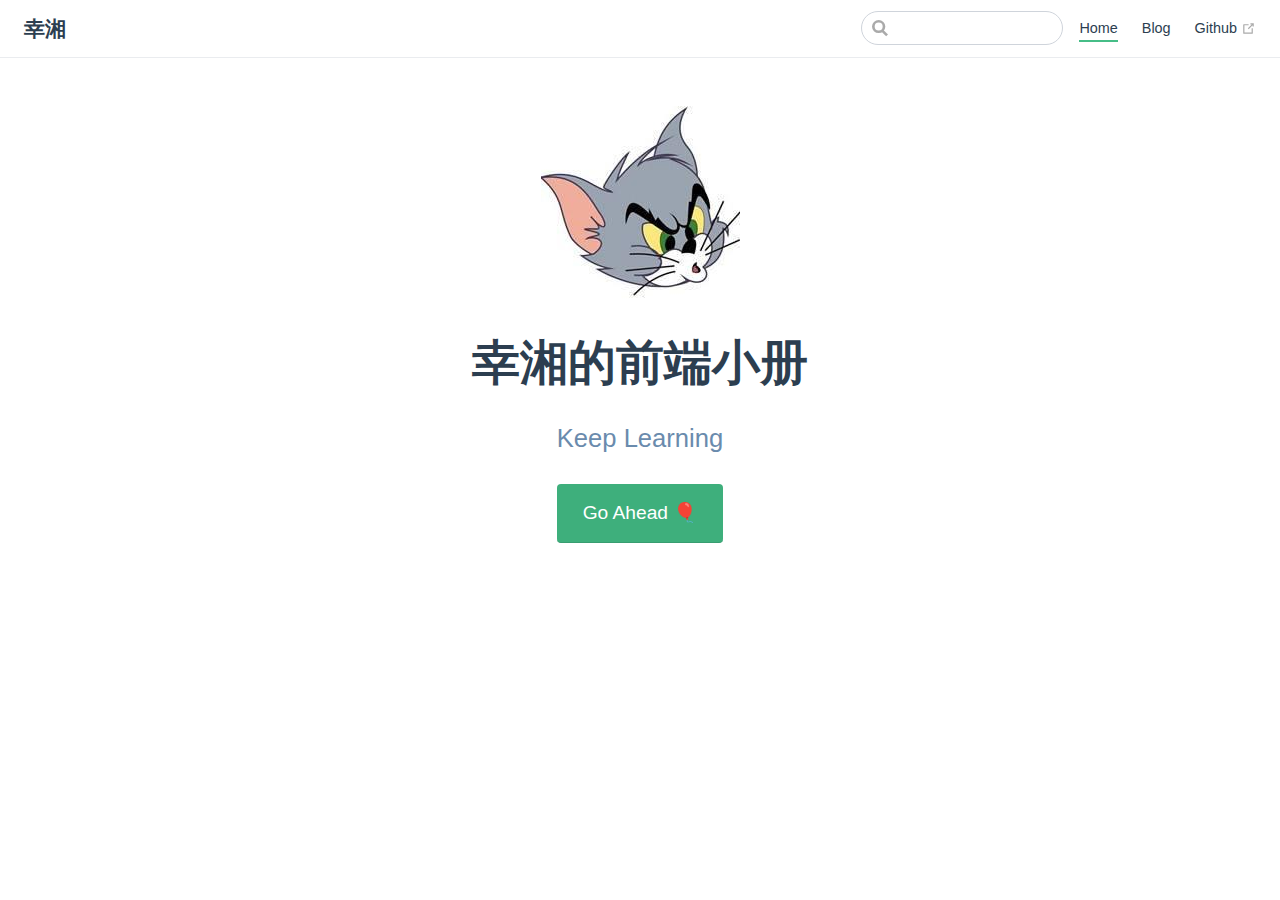
<file: index.html>
<!DOCTYPE html>
<html lang="en-US">
  <head>
    <meta charset="utf-8">
    <meta name="viewport" content="width=device-width,initial-scale=1">
    <title>幸湘</title>
    <meta name="description" content="幸湘的博客">
    <link rel="icon" href="./public/image/favicon.ico">
    
    <link rel="preload" href="/assets/css/0.styles.5c2ae73b.css" as="style"><link rel="preload" href="/assets/js/app.ab7145cf.js" as="script"><link rel="preload" href="/assets/js/2.85147661.js" as="script"><link rel="preload" href="/assets/js/8.c168fcd9.js" as="script"><link rel="prefetch" href="/assets/js/10.5890ca08.js"><link rel="prefetch" href="/assets/js/11.3d9cf837.js"><link rel="prefetch" href="/assets/js/12.3df023dd.js"><link rel="prefetch" href="/assets/js/13.550f62fd.js"><link rel="prefetch" href="/assets/js/14.e0728202.js"><link rel="prefetch" href="/assets/js/15.9b749930.js"><link rel="prefetch" href="/assets/js/16.feeba172.js"><link rel="prefetch" href="/assets/js/17.7591929d.js"><link rel="prefetch" href="/assets/js/18.f84af26d.js"><link rel="prefetch" href="/assets/js/19.f77ae857.js"><link rel="prefetch" href="/assets/js/3.04624b6a.js"><link rel="prefetch" href="/assets/js/4.beec2cf0.js"><link rel="prefetch" href="/assets/js/5.d485f776.js"><link rel="prefetch" href="/assets/js/6.725315dd.js"><link rel="prefetch" href="/assets/js/7.1b3180b0.js"><link rel="prefetch" href="/assets/js/9.1470d827.js">
    <link rel="stylesheet" href="/assets/css/0.styles.5c2ae73b.css">
  </head>
  <body>
    <div id="app" data-server-rendered="true"><div class="theme-container no-sidebar"><header class="navbar"><div class="sidebar-button"><svg xmlns="http://www.w3.org/2000/svg" aria-hidden="true" role="img" viewBox="0 0 448 512" class="icon"><path fill="currentColor" d="M436 124H12c-6.627 0-12-5.373-12-12V80c0-6.627 5.373-12 12-12h424c6.627 0 12 5.373 12 12v32c0 6.627-5.373 12-12 12zm0 160H12c-6.627 0-12-5.373-12-12v-32c0-6.627 5.373-12 12-12h424c6.627 0 12 5.373 12 12v32c0 6.627-5.373 12-12 12zm0 160H12c-6.627 0-12-5.373-12-12v-32c0-6.627 5.373-12 12-12h424c6.627 0 12 5.373 12 12v32c0 6.627-5.373 12-12 12z"></path></svg></div> <a href="/" class="home-link router-link-exact-active router-link-active"><!----> <span class="site-name">幸湘</span></a> <div class="links"><div class="search-box"><input aria-label="Search" autocomplete="off" spellcheck="false" value=""> <!----></div> <nav class="nav-links can-hide"><div class="nav-item"><a href="/" class="nav-link router-link-exact-active router-link-active">Home</a></div><div class="nav-item"><a href="/blog/" class="nav-link">Blog</a></div><div class="nav-item"><a href="https://github.com/JessieHu27" target="_blank" rel="noopener noreferrer" class="nav-link external">
  Github
  <svg xmlns="http://www.w3.org/2000/svg" aria-hidden="true" x="0px" y="0px" viewBox="0 0 100 100" width="15" height="15" class="icon outbound"><path fill="currentColor" d="M18.8,85.1h56l0,0c2.2,0,4-1.8,4-4v-32h-8v28h-48v-48h28v-8h-32l0,0c-2.2,0-4,1.8-4,4v56C14.8,83.3,16.6,85.1,18.8,85.1z"></path> <polygon fill="currentColor" points="45.7,48.7 51.3,54.3 77.2,28.5 77.2,37.2 85.2,37.2 85.2,14.9 62.8,14.9 62.8,22.9 71.5,22.9"></polygon></svg></a></div> <!----></nav></div></header> <div class="sidebar-mask"></div> <aside class="sidebar"><nav class="nav-links"><div class="nav-item"><a href="/" class="nav-link router-link-exact-active router-link-active">Home</a></div><div class="nav-item"><a href="/blog/" class="nav-link">Blog</a></div><div class="nav-item"><a href="https://github.com/JessieHu27" target="_blank" rel="noopener noreferrer" class="nav-link external">
  Github
  <svg xmlns="http://www.w3.org/2000/svg" aria-hidden="true" x="0px" y="0px" viewBox="0 0 100 100" width="15" height="15" class="icon outbound"><path fill="currentColor" d="M18.8,85.1h56l0,0c2.2,0,4-1.8,4-4v-32h-8v28h-48v-48h28v-8h-32l0,0c-2.2,0-4,1.8-4,4v56C14.8,83.3,16.6,85.1,18.8,85.1z"></path> <polygon fill="currentColor" points="45.7,48.7 51.3,54.3 77.2,28.5 77.2,37.2 85.2,37.2 85.2,14.9 62.8,14.9 62.8,22.9 71.5,22.9"></polygon></svg></a></div> <!----></nav>  <!----> </aside> <main aria-labelledby="main-title" class="home"><header class="hero"><img src="/image/tom.jpg" alt="hero"> <h1 id="main-title">幸湘的前端小册</h1> <p class="description">
      Keep Learning
    </p> <p class="action"><a href="/blog/" class="nav-link action-button">Go Ahead 🎈</a></p></header> <!----> <div class="theme-default-content custom content__default"></div> <!----></main></div><div class="global-ui"></div></div>
    <script src="/assets/js/app.ab7145cf.js" defer></script><script src="/assets/js/2.85147661.js" defer></script><script src="/assets/js/8.c168fcd9.js" defer></script>
  </body>
</html>
</file>
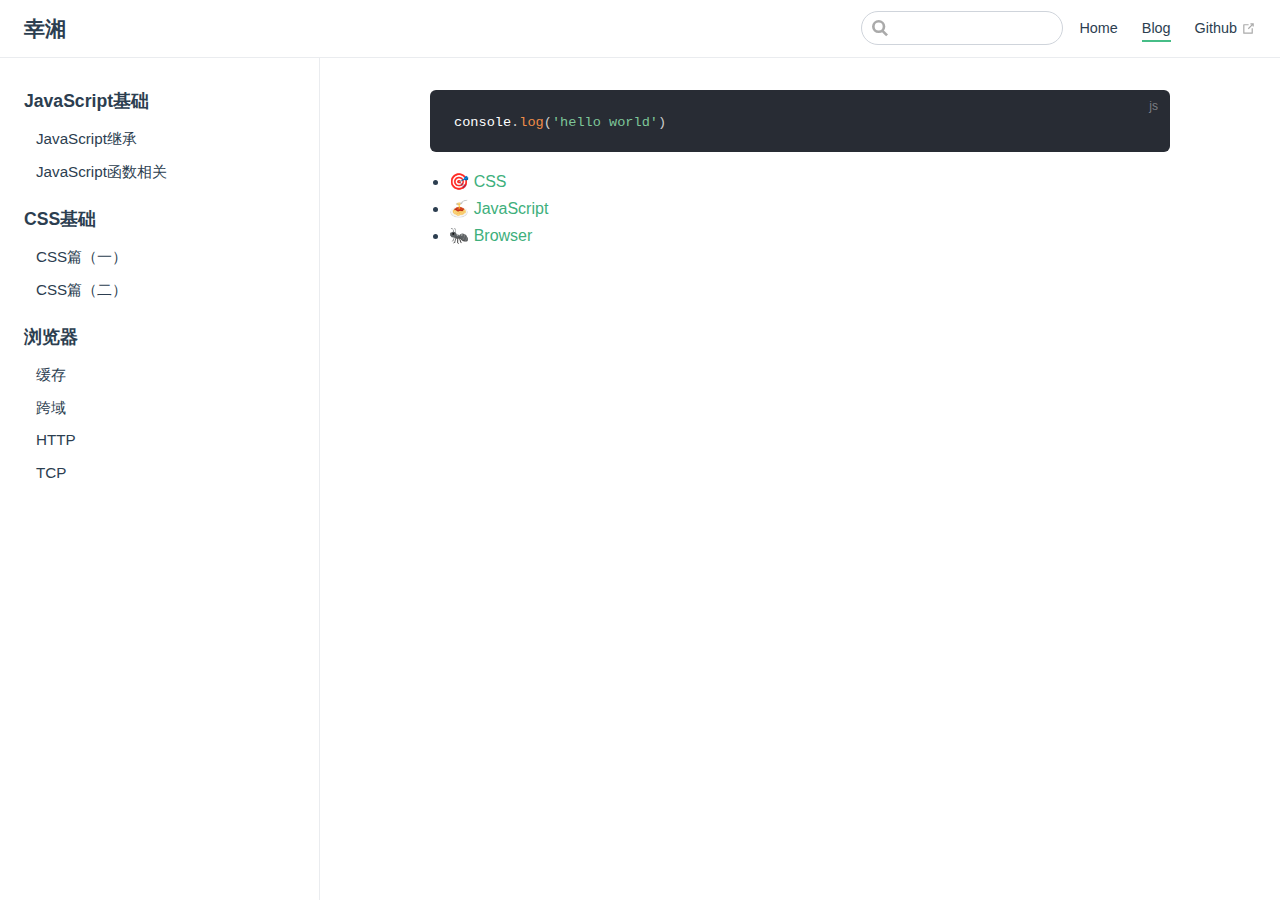
<file: blog/index.html>
<!DOCTYPE html>
<html lang="en-US">
  <head>
    <meta charset="utf-8">
    <meta name="viewport" content="width=device-width,initial-scale=1">
    <title>幸湘</title>
    <meta name="description" content="幸湘的博客">
    <link rel="icon" href="./public/image/favicon.ico">
    
    <link rel="preload" href="/assets/css/0.styles.5c2ae73b.css" as="style"><link rel="preload" href="/assets/js/app.ab7145cf.js" as="script"><link rel="preload" href="/assets/js/2.85147661.js" as="script"><link rel="preload" href="/assets/js/9.1470d827.js" as="script"><link rel="prefetch" href="/assets/js/10.5890ca08.js"><link rel="prefetch" href="/assets/js/11.3d9cf837.js"><link rel="prefetch" href="/assets/js/12.3df023dd.js"><link rel="prefetch" href="/assets/js/13.550f62fd.js"><link rel="prefetch" href="/assets/js/14.e0728202.js"><link rel="prefetch" href="/assets/js/15.9b749930.js"><link rel="prefetch" href="/assets/js/16.feeba172.js"><link rel="prefetch" href="/assets/js/17.7591929d.js"><link rel="prefetch" href="/assets/js/18.f84af26d.js"><link rel="prefetch" href="/assets/js/19.f77ae857.js"><link rel="prefetch" href="/assets/js/3.04624b6a.js"><link rel="prefetch" href="/assets/js/4.beec2cf0.js"><link rel="prefetch" href="/assets/js/5.d485f776.js"><link rel="prefetch" href="/assets/js/6.725315dd.js"><link rel="prefetch" href="/assets/js/7.1b3180b0.js"><link rel="prefetch" href="/assets/js/8.c168fcd9.js">
    <link rel="stylesheet" href="/assets/css/0.styles.5c2ae73b.css">
  </head>
  <body>
    <div id="app" data-server-rendered="true"><div class="theme-container"><header class="navbar"><div class="sidebar-button"><svg xmlns="http://www.w3.org/2000/svg" aria-hidden="true" role="img" viewBox="0 0 448 512" class="icon"><path fill="currentColor" d="M436 124H12c-6.627 0-12-5.373-12-12V80c0-6.627 5.373-12 12-12h424c6.627 0 12 5.373 12 12v32c0 6.627-5.373 12-12 12zm0 160H12c-6.627 0-12-5.373-12-12v-32c0-6.627 5.373-12 12-12h424c6.627 0 12 5.373 12 12v32c0 6.627-5.373 12-12 12zm0 160H12c-6.627 0-12-5.373-12-12v-32c0-6.627 5.373-12 12-12h424c6.627 0 12 5.373 12 12v32c0 6.627-5.373 12-12 12z"></path></svg></div> <a href="/" class="home-link router-link-active"><!----> <span class="site-name">幸湘</span></a> <div class="links"><div class="search-box"><input aria-label="Search" autocomplete="off" spellcheck="false" value=""> <!----></div> <nav class="nav-links can-hide"><div class="nav-item"><a href="/" class="nav-link">Home</a></div><div class="nav-item"><a href="/blog/" class="nav-link router-link-exact-active router-link-active">Blog</a></div><div class="nav-item"><a href="https://github.com/JessieHu27" target="_blank" rel="noopener noreferrer" class="nav-link external">
  Github
  <svg xmlns="http://www.w3.org/2000/svg" aria-hidden="true" x="0px" y="0px" viewBox="0 0 100 100" width="15" height="15" class="icon outbound"><path fill="currentColor" d="M18.8,85.1h56l0,0c2.2,0,4-1.8,4-4v-32h-8v28h-48v-48h28v-8h-32l0,0c-2.2,0-4,1.8-4,4v56C14.8,83.3,16.6,85.1,18.8,85.1z"></path> <polygon fill="currentColor" points="45.7,48.7 51.3,54.3 77.2,28.5 77.2,37.2 85.2,37.2 85.2,14.9 62.8,14.9 62.8,22.9 71.5,22.9"></polygon></svg></a></div> <!----></nav></div></header> <div class="sidebar-mask"></div> <aside class="sidebar"><nav class="nav-links"><div class="nav-item"><a href="/" class="nav-link">Home</a></div><div class="nav-item"><a href="/blog/" class="nav-link router-link-exact-active router-link-active">Blog</a></div><div class="nav-item"><a href="https://github.com/JessieHu27" target="_blank" rel="noopener noreferrer" class="nav-link external">
  Github
  <svg xmlns="http://www.w3.org/2000/svg" aria-hidden="true" x="0px" y="0px" viewBox="0 0 100 100" width="15" height="15" class="icon outbound"><path fill="currentColor" d="M18.8,85.1h56l0,0c2.2,0,4-1.8,4-4v-32h-8v28h-48v-48h28v-8h-32l0,0c-2.2,0-4,1.8-4,4v56C14.8,83.3,16.6,85.1,18.8,85.1z"></path> <polygon fill="currentColor" points="45.7,48.7 51.3,54.3 77.2,28.5 77.2,37.2 85.2,37.2 85.2,14.9 62.8,14.9 62.8,22.9 71.5,22.9"></polygon></svg></a></div> <!----></nav>  <ul class="sidebar-links"><li><section class="sidebar-group depth-0"><p class="sidebar-heading open"><span>JavaScript基础</span> <!----></p> <ul class="sidebar-links sidebar-group-items"><li><a href="/blog/js/JavaScript继承.html" class="sidebar-link">JavaScript继承</a></li><li><a href="/blog/js/JavaScript函数相关.html" class="sidebar-link">JavaScript函数相关</a></li></ul></section></li><li><section class="sidebar-group depth-0"><p class="sidebar-heading"><span>CSS基础</span> <!----></p> <ul class="sidebar-links sidebar-group-items"><li><a href="/blog/css/CSS篇（一）.html" class="sidebar-link">CSS篇（一）</a></li><li><a href="/blog/css/CSS篇（二）.html" class="sidebar-link">CSS篇（二）</a></li></ul></section></li><li><section class="sidebar-group depth-0"><p class="sidebar-heading"><span>浏览器</span> <!----></p> <ul class="sidebar-links sidebar-group-items"><li><a href="/blog/browser/缓存.html" class="sidebar-link">缓存</a></li><li><a href="/blog/browser/跨域.html" class="sidebar-link">跨域</a></li><li><a href="/blog/browser/HTTP.html" class="sidebar-link">HTTP</a></li><li><a href="/blog/browser/TCP.html" class="sidebar-link">TCP</a></li></ul></section></li></ul> </aside> <main class="page"> <div class="theme-default-content content__default"><div class="language-js extra-class"><pre class="language-js"><code>console<span class="token punctuation">.</span><span class="token function">log</span><span class="token punctuation">(</span><span class="token string">'hello world'</span><span class="token punctuation">)</span>
</code></pre></div><ul><li>🎯 <a href="/blog/css">CSS</a></li> <li>🍝 <a href="/blog/js">JavaScript </a></li> <li>🐜 <a href="/blog/browser">Browser</a></li></ul></div> <footer class="page-edit"><!----> <!----></footer> <!----> </main></div><div class="global-ui"></div></div>
    <script src="/assets/js/app.ab7145cf.js" defer></script><script src="/assets/js/2.85147661.js" defer></script><script src="/assets/js/9.1470d827.js" defer></script>
  </body>
</html>
</file>
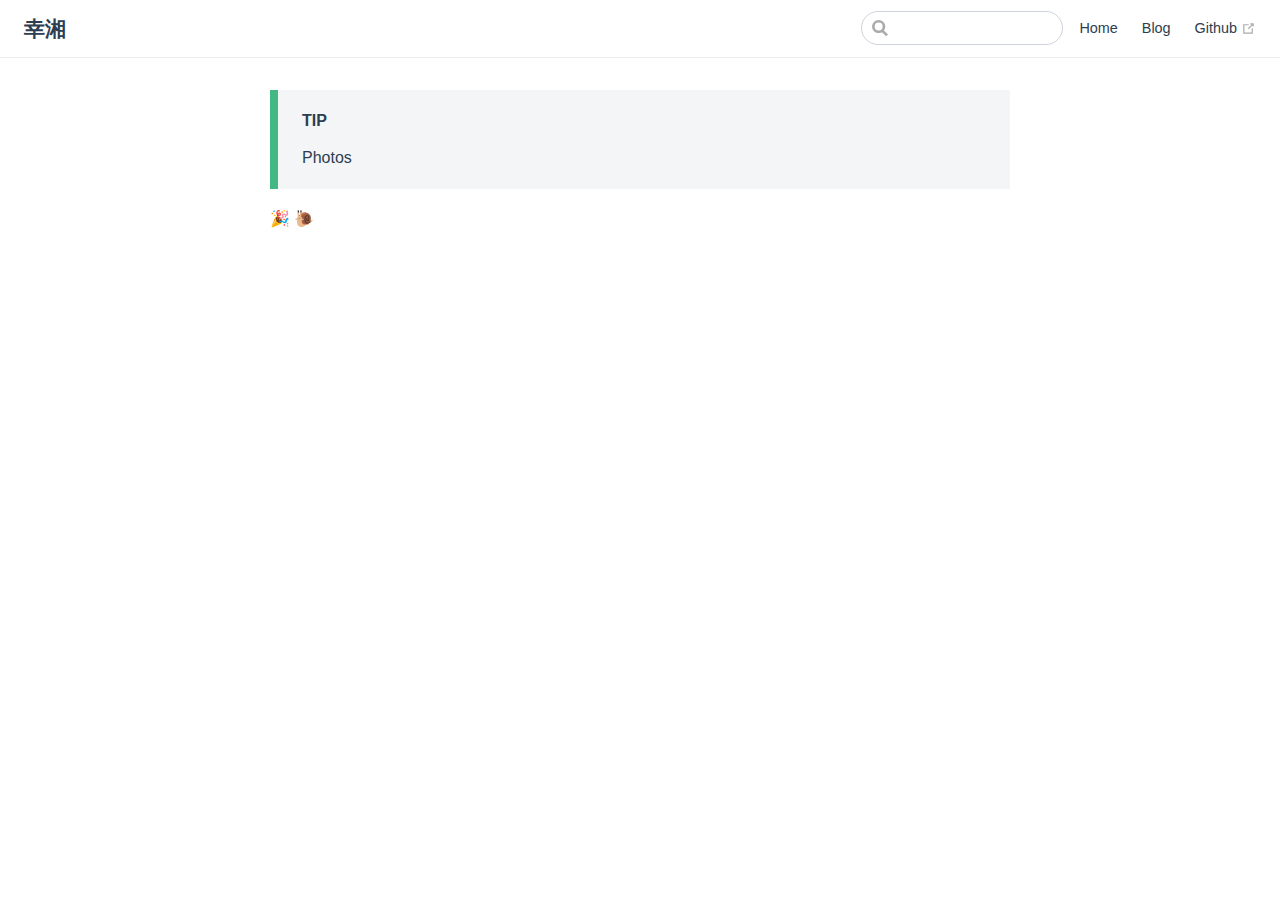
<file: photos/index.html>
<!DOCTYPE html>
<html lang="en-US">
  <head>
    <meta charset="utf-8">
    <meta name="viewport" content="width=device-width,initial-scale=1">
    <title>幸湘</title>
    <meta name="description" content="幸湘的博客">
    <link rel="icon" href="./public/image/favicon.ico">
    
    <link rel="preload" href="/assets/css/0.styles.5c2ae73b.css" as="style"><link rel="preload" href="/assets/js/app.ab7145cf.js" as="script"><link rel="preload" href="/assets/js/2.85147661.js" as="script"><link rel="preload" href="/assets/js/18.f84af26d.js" as="script"><link rel="prefetch" href="/assets/js/10.5890ca08.js"><link rel="prefetch" href="/assets/js/11.3d9cf837.js"><link rel="prefetch" href="/assets/js/12.3df023dd.js"><link rel="prefetch" href="/assets/js/13.550f62fd.js"><link rel="prefetch" href="/assets/js/14.e0728202.js"><link rel="prefetch" href="/assets/js/15.9b749930.js"><link rel="prefetch" href="/assets/js/16.feeba172.js"><link rel="prefetch" href="/assets/js/17.7591929d.js"><link rel="prefetch" href="/assets/js/19.f77ae857.js"><link rel="prefetch" href="/assets/js/3.04624b6a.js"><link rel="prefetch" href="/assets/js/4.beec2cf0.js"><link rel="prefetch" href="/assets/js/5.d485f776.js"><link rel="prefetch" href="/assets/js/6.725315dd.js"><link rel="prefetch" href="/assets/js/7.1b3180b0.js"><link rel="prefetch" href="/assets/js/8.c168fcd9.js"><link rel="prefetch" href="/assets/js/9.1470d827.js">
    <link rel="stylesheet" href="/assets/css/0.styles.5c2ae73b.css">
  </head>
  <body>
    <div id="app" data-server-rendered="true"><div class="theme-container no-sidebar"><header class="navbar"><div class="sidebar-button"><svg xmlns="http://www.w3.org/2000/svg" aria-hidden="true" role="img" viewBox="0 0 448 512" class="icon"><path fill="currentColor" d="M436 124H12c-6.627 0-12-5.373-12-12V80c0-6.627 5.373-12 12-12h424c6.627 0 12 5.373 12 12v32c0 6.627-5.373 12-12 12zm0 160H12c-6.627 0-12-5.373-12-12v-32c0-6.627 5.373-12 12-12h424c6.627 0 12 5.373 12 12v32c0 6.627-5.373 12-12 12zm0 160H12c-6.627 0-12-5.373-12-12v-32c0-6.627 5.373-12 12-12h424c6.627 0 12 5.373 12 12v32c0 6.627-5.373 12-12 12z"></path></svg></div> <a href="/" class="home-link router-link-active"><!----> <span class="site-name">幸湘</span></a> <div class="links"><div class="search-box"><input aria-label="Search" autocomplete="off" spellcheck="false" value=""> <!----></div> <nav class="nav-links can-hide"><div class="nav-item"><a href="/" class="nav-link">Home</a></div><div class="nav-item"><a href="/blog/" class="nav-link">Blog</a></div><div class="nav-item"><a href="https://github.com/JessieHu27" target="_blank" rel="noopener noreferrer" class="nav-link external">
  Github
  <svg xmlns="http://www.w3.org/2000/svg" aria-hidden="true" x="0px" y="0px" viewBox="0 0 100 100" width="15" height="15" class="icon outbound"><path fill="currentColor" d="M18.8,85.1h56l0,0c2.2,0,4-1.8,4-4v-32h-8v28h-48v-48h28v-8h-32l0,0c-2.2,0-4,1.8-4,4v56C14.8,83.3,16.6,85.1,18.8,85.1z"></path> <polygon fill="currentColor" points="45.7,48.7 51.3,54.3 77.2,28.5 77.2,37.2 85.2,37.2 85.2,14.9 62.8,14.9 62.8,22.9 71.5,22.9"></polygon></svg></a></div> <!----></nav></div></header> <div class="sidebar-mask"></div> <aside class="sidebar"><nav class="nav-links"><div class="nav-item"><a href="/" class="nav-link">Home</a></div><div class="nav-item"><a href="/blog/" class="nav-link">Blog</a></div><div class="nav-item"><a href="https://github.com/JessieHu27" target="_blank" rel="noopener noreferrer" class="nav-link external">
  Github
  <svg xmlns="http://www.w3.org/2000/svg" aria-hidden="true" x="0px" y="0px" viewBox="0 0 100 100" width="15" height="15" class="icon outbound"><path fill="currentColor" d="M18.8,85.1h56l0,0c2.2,0,4-1.8,4-4v-32h-8v28h-48v-48h28v-8h-32l0,0c-2.2,0-4,1.8-4,4v56C14.8,83.3,16.6,85.1,18.8,85.1z"></path> <polygon fill="currentColor" points="45.7,48.7 51.3,54.3 77.2,28.5 77.2,37.2 85.2,37.2 85.2,14.9 62.8,14.9 62.8,22.9 71.5,22.9"></polygon></svg></a></div> <!----></nav>  <!----> </aside> <main class="page"> <div class="theme-default-content content__default"><div class="custom-block tip"><p class="custom-block-title">TIP</p> <p>Photos</p></div> <p>🎉 🐌</p></div> <footer class="page-edit"><!----> <!----></footer> <!----> </main></div><div class="global-ui"></div></div>
    <script src="/assets/js/app.ab7145cf.js" defer></script><script src="/assets/js/2.85147661.js" defer></script><script src="/assets/js/18.f84af26d.js" defer></script>
  </body>
</html>
</file>
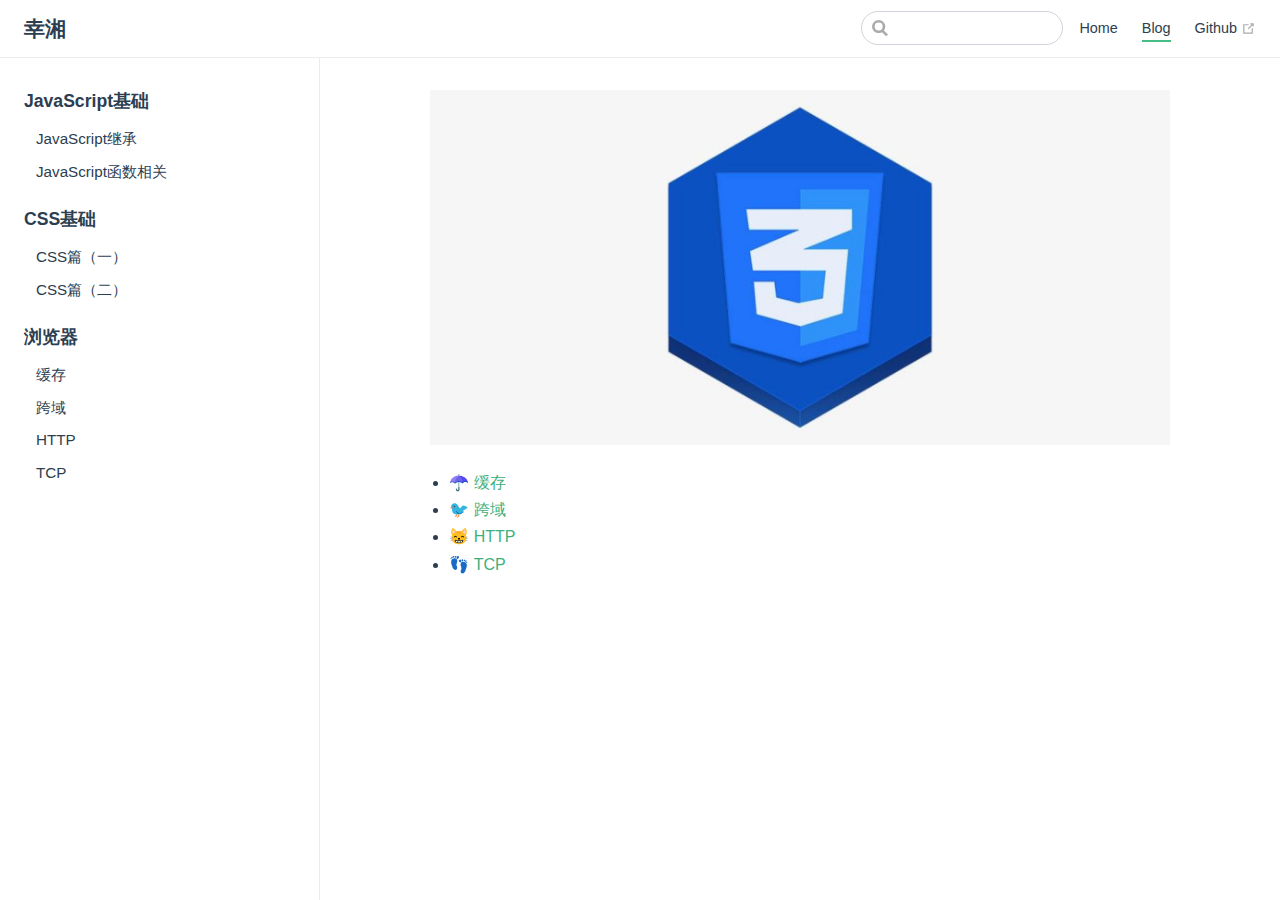
<file: blog/browser/index.html>
<!DOCTYPE html>
<html lang="en-US">
  <head>
    <meta charset="utf-8">
    <meta name="viewport" content="width=device-width,initial-scale=1">
    <title>幸湘</title>
    <meta name="description" content="幸湘的博客">
    <link rel="icon" href="./public/image/favicon.ico">
    
    <link rel="preload" href="/assets/css/0.styles.5c2ae73b.css" as="style"><link rel="preload" href="/assets/js/app.ab7145cf.js" as="script"><link rel="preload" href="/assets/js/2.85147661.js" as="script"><link rel="preload" href="/assets/js/4.beec2cf0.js" as="script"><link rel="prefetch" href="/assets/js/10.5890ca08.js"><link rel="prefetch" href="/assets/js/11.3d9cf837.js"><link rel="prefetch" href="/assets/js/12.3df023dd.js"><link rel="prefetch" href="/assets/js/13.550f62fd.js"><link rel="prefetch" href="/assets/js/14.e0728202.js"><link rel="prefetch" href="/assets/js/15.9b749930.js"><link rel="prefetch" href="/assets/js/16.feeba172.js"><link rel="prefetch" href="/assets/js/17.7591929d.js"><link rel="prefetch" href="/assets/js/18.f84af26d.js"><link rel="prefetch" href="/assets/js/19.f77ae857.js"><link rel="prefetch" href="/assets/js/3.04624b6a.js"><link rel="prefetch" href="/assets/js/5.d485f776.js"><link rel="prefetch" href="/assets/js/6.725315dd.js"><link rel="prefetch" href="/assets/js/7.1b3180b0.js"><link rel="prefetch" href="/assets/js/8.c168fcd9.js"><link rel="prefetch" href="/assets/js/9.1470d827.js">
    <link rel="stylesheet" href="/assets/css/0.styles.5c2ae73b.css">
  </head>
  <body>
    <div id="app" data-server-rendered="true"><div class="theme-container"><header class="navbar"><div class="sidebar-button"><svg xmlns="http://www.w3.org/2000/svg" aria-hidden="true" role="img" viewBox="0 0 448 512" class="icon"><path fill="currentColor" d="M436 124H12c-6.627 0-12-5.373-12-12V80c0-6.627 5.373-12 12-12h424c6.627 0 12 5.373 12 12v32c0 6.627-5.373 12-12 12zm0 160H12c-6.627 0-12-5.373-12-12v-32c0-6.627 5.373-12 12-12h424c6.627 0 12 5.373 12 12v32c0 6.627-5.373 12-12 12zm0 160H12c-6.627 0-12-5.373-12-12v-32c0-6.627 5.373-12 12-12h424c6.627 0 12 5.373 12 12v32c0 6.627-5.373 12-12 12z"></path></svg></div> <a href="/" class="home-link router-link-active"><!----> <span class="site-name">幸湘</span></a> <div class="links"><div class="search-box"><input aria-label="Search" autocomplete="off" spellcheck="false" value=""> <!----></div> <nav class="nav-links can-hide"><div class="nav-item"><a href="/" class="nav-link">Home</a></div><div class="nav-item"><a href="/blog/" class="nav-link router-link-active">Blog</a></div><div class="nav-item"><a href="https://github.com/JessieHu27" target="_blank" rel="noopener noreferrer" class="nav-link external">
  Github
  <svg xmlns="http://www.w3.org/2000/svg" aria-hidden="true" x="0px" y="0px" viewBox="0 0 100 100" width="15" height="15" class="icon outbound"><path fill="currentColor" d="M18.8,85.1h56l0,0c2.2,0,4-1.8,4-4v-32h-8v28h-48v-48h28v-8h-32l0,0c-2.2,0-4,1.8-4,4v56C14.8,83.3,16.6,85.1,18.8,85.1z"></path> <polygon fill="currentColor" points="45.7,48.7 51.3,54.3 77.2,28.5 77.2,37.2 85.2,37.2 85.2,14.9 62.8,14.9 62.8,22.9 71.5,22.9"></polygon></svg></a></div> <!----></nav></div></header> <div class="sidebar-mask"></div> <aside class="sidebar"><nav class="nav-links"><div class="nav-item"><a href="/" class="nav-link">Home</a></div><div class="nav-item"><a href="/blog/" class="nav-link router-link-active">Blog</a></div><div class="nav-item"><a href="https://github.com/JessieHu27" target="_blank" rel="noopener noreferrer" class="nav-link external">
  Github
  <svg xmlns="http://www.w3.org/2000/svg" aria-hidden="true" x="0px" y="0px" viewBox="0 0 100 100" width="15" height="15" class="icon outbound"><path fill="currentColor" d="M18.8,85.1h56l0,0c2.2,0,4-1.8,4-4v-32h-8v28h-48v-48h28v-8h-32l0,0c-2.2,0-4,1.8-4,4v56C14.8,83.3,16.6,85.1,18.8,85.1z"></path> <polygon fill="currentColor" points="45.7,48.7 51.3,54.3 77.2,28.5 77.2,37.2 85.2,37.2 85.2,14.9 62.8,14.9 62.8,22.9 71.5,22.9"></polygon></svg></a></div> <!----></nav>  <ul class="sidebar-links"><li><section class="sidebar-group depth-0"><p class="sidebar-heading open"><span>JavaScript基础</span> <!----></p> <ul class="sidebar-links sidebar-group-items"><li><a href="/blog/js/JavaScript继承.html" class="sidebar-link">JavaScript继承</a></li><li><a href="/blog/js/JavaScript函数相关.html" class="sidebar-link">JavaScript函数相关</a></li></ul></section></li><li><section class="sidebar-group depth-0"><p class="sidebar-heading"><span>CSS基础</span> <!----></p> <ul class="sidebar-links sidebar-group-items"><li><a href="/blog/css/CSS篇（一）.html" class="sidebar-link">CSS篇（一）</a></li><li><a href="/blog/css/CSS篇（二）.html" class="sidebar-link">CSS篇（二）</a></li></ul></section></li><li><section class="sidebar-group depth-0"><p class="sidebar-heading"><span>浏览器</span> <!----></p> <ul class="sidebar-links sidebar-group-items"><li><a href="/blog/browser/缓存.html" class="sidebar-link">缓存</a></li><li><a href="/blog/browser/跨域.html" class="sidebar-link">跨域</a></li><li><a href="/blog/browser/HTTP.html" class="sidebar-link">HTTP</a></li><li><a href="/blog/browser/TCP.html" class="sidebar-link">TCP</a></li></ul></section></li></ul> </aside> <main class="page"> <div class="theme-default-content content__default"><p><img src="/assets/img/css.5449c2c4.jpg" alt="css"></p> <ul><li>☂️ <a href="/blog/browser/缓存.html">缓存</a></li> <li>🐦 <a href="/blog/browser/跨域.html">跨域</a></li> <li>😸 <a href="/blog/browser/HTTP.html">HTTP</a></li> <li>👣 <a href="/blog/browser/TCP.html">TCP</a></li></ul></div> <footer class="page-edit"><!----> <!----></footer> <!----> </main></div><div class="global-ui"></div></div>
    <script src="/assets/js/app.ab7145cf.js" defer></script><script src="/assets/js/2.85147661.js" defer></script><script src="/assets/js/4.beec2cf0.js" defer></script>
  </body>
</html>
</file>
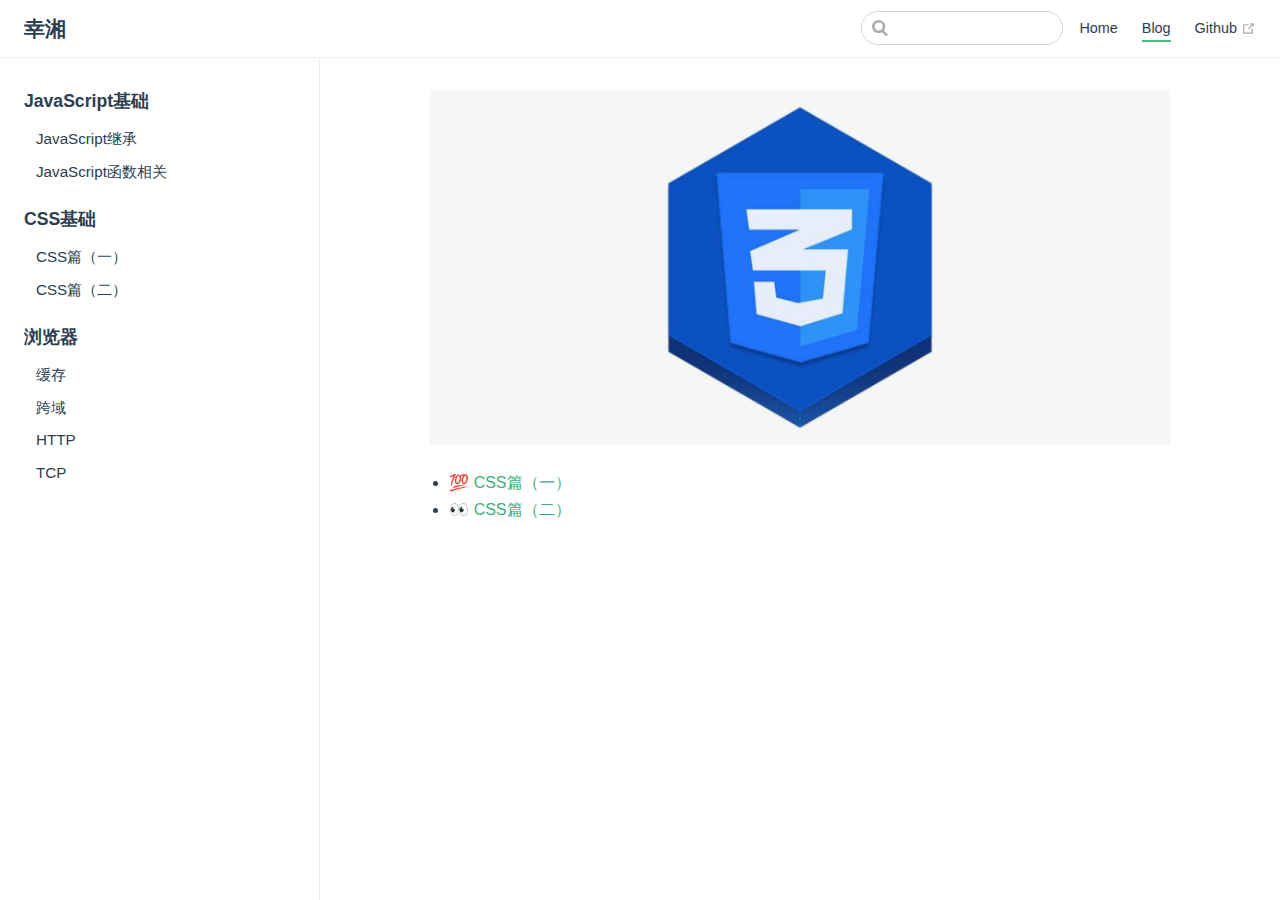
<file: blog/css/index.html>
<!DOCTYPE html>
<html lang="en-US">
  <head>
    <meta charset="utf-8">
    <meta name="viewport" content="width=device-width,initial-scale=1">
    <title>幸湘</title>
    <meta name="description" content="幸湘的博客">
    <link rel="icon" href="./public/image/favicon.ico">
    
    <link rel="preload" href="/assets/css/0.styles.5c2ae73b.css" as="style"><link rel="preload" href="/assets/js/app.ab7145cf.js" as="script"><link rel="preload" href="/assets/js/2.85147661.js" as="script"><link rel="preload" href="/assets/js/5.d485f776.js" as="script"><link rel="prefetch" href="/assets/js/10.5890ca08.js"><link rel="prefetch" href="/assets/js/11.3d9cf837.js"><link rel="prefetch" href="/assets/js/12.3df023dd.js"><link rel="prefetch" href="/assets/js/13.550f62fd.js"><link rel="prefetch" href="/assets/js/14.e0728202.js"><link rel="prefetch" href="/assets/js/15.9b749930.js"><link rel="prefetch" href="/assets/js/16.feeba172.js"><link rel="prefetch" href="/assets/js/17.7591929d.js"><link rel="prefetch" href="/assets/js/18.f84af26d.js"><link rel="prefetch" href="/assets/js/19.f77ae857.js"><link rel="prefetch" href="/assets/js/3.04624b6a.js"><link rel="prefetch" href="/assets/js/4.beec2cf0.js"><link rel="prefetch" href="/assets/js/6.725315dd.js"><link rel="prefetch" href="/assets/js/7.1b3180b0.js"><link rel="prefetch" href="/assets/js/8.c168fcd9.js"><link rel="prefetch" href="/assets/js/9.1470d827.js">
    <link rel="stylesheet" href="/assets/css/0.styles.5c2ae73b.css">
  </head>
  <body>
    <div id="app" data-server-rendered="true"><div class="theme-container"><header class="navbar"><div class="sidebar-button"><svg xmlns="http://www.w3.org/2000/svg" aria-hidden="true" role="img" viewBox="0 0 448 512" class="icon"><path fill="currentColor" d="M436 124H12c-6.627 0-12-5.373-12-12V80c0-6.627 5.373-12 12-12h424c6.627 0 12 5.373 12 12v32c0 6.627-5.373 12-12 12zm0 160H12c-6.627 0-12-5.373-12-12v-32c0-6.627 5.373-12 12-12h424c6.627 0 12 5.373 12 12v32c0 6.627-5.373 12-12 12zm0 160H12c-6.627 0-12-5.373-12-12v-32c0-6.627 5.373-12 12-12h424c6.627 0 12 5.373 12 12v32c0 6.627-5.373 12-12 12z"></path></svg></div> <a href="/" class="home-link router-link-active"><!----> <span class="site-name">幸湘</span></a> <div class="links"><div class="search-box"><input aria-label="Search" autocomplete="off" spellcheck="false" value=""> <!----></div> <nav class="nav-links can-hide"><div class="nav-item"><a href="/" class="nav-link">Home</a></div><div class="nav-item"><a href="/blog/" class="nav-link router-link-active">Blog</a></div><div class="nav-item"><a href="https://github.com/JessieHu27" target="_blank" rel="noopener noreferrer" class="nav-link external">
  Github
  <svg xmlns="http://www.w3.org/2000/svg" aria-hidden="true" x="0px" y="0px" viewBox="0 0 100 100" width="15" height="15" class="icon outbound"><path fill="currentColor" d="M18.8,85.1h56l0,0c2.2,0,4-1.8,4-4v-32h-8v28h-48v-48h28v-8h-32l0,0c-2.2,0-4,1.8-4,4v56C14.8,83.3,16.6,85.1,18.8,85.1z"></path> <polygon fill="currentColor" points="45.7,48.7 51.3,54.3 77.2,28.5 77.2,37.2 85.2,37.2 85.2,14.9 62.8,14.9 62.8,22.9 71.5,22.9"></polygon></svg></a></div> <!----></nav></div></header> <div class="sidebar-mask"></div> <aside class="sidebar"><nav class="nav-links"><div class="nav-item"><a href="/" class="nav-link">Home</a></div><div class="nav-item"><a href="/blog/" class="nav-link router-link-active">Blog</a></div><div class="nav-item"><a href="https://github.com/JessieHu27" target="_blank" rel="noopener noreferrer" class="nav-link external">
  Github
  <svg xmlns="http://www.w3.org/2000/svg" aria-hidden="true" x="0px" y="0px" viewBox="0 0 100 100" width="15" height="15" class="icon outbound"><path fill="currentColor" d="M18.8,85.1h56l0,0c2.2,0,4-1.8,4-4v-32h-8v28h-48v-48h28v-8h-32l0,0c-2.2,0-4,1.8-4,4v56C14.8,83.3,16.6,85.1,18.8,85.1z"></path> <polygon fill="currentColor" points="45.7,48.7 51.3,54.3 77.2,28.5 77.2,37.2 85.2,37.2 85.2,14.9 62.8,14.9 62.8,22.9 71.5,22.9"></polygon></svg></a></div> <!----></nav>  <ul class="sidebar-links"><li><section class="sidebar-group depth-0"><p class="sidebar-heading open"><span>JavaScript基础</span> <!----></p> <ul class="sidebar-links sidebar-group-items"><li><a href="/blog/js/JavaScript继承.html" class="sidebar-link">JavaScript继承</a></li><li><a href="/blog/js/JavaScript函数相关.html" class="sidebar-link">JavaScript函数相关</a></li></ul></section></li><li><section class="sidebar-group depth-0"><p class="sidebar-heading"><span>CSS基础</span> <!----></p> <ul class="sidebar-links sidebar-group-items"><li><a href="/blog/css/CSS篇（一）.html" class="sidebar-link">CSS篇（一）</a></li><li><a href="/blog/css/CSS篇（二）.html" class="sidebar-link">CSS篇（二）</a></li></ul></section></li><li><section class="sidebar-group depth-0"><p class="sidebar-heading"><span>浏览器</span> <!----></p> <ul class="sidebar-links sidebar-group-items"><li><a href="/blog/browser/缓存.html" class="sidebar-link">缓存</a></li><li><a href="/blog/browser/跨域.html" class="sidebar-link">跨域</a></li><li><a href="/blog/browser/HTTP.html" class="sidebar-link">HTTP</a></li><li><a href="/blog/browser/TCP.html" class="sidebar-link">TCP</a></li></ul></section></li></ul> </aside> <main class="page"> <div class="theme-default-content content__default"><p><img src="/assets/img/css.5449c2c4.jpg" alt="css"></p> <ul><li>💯 <a href="/blog/css/CSS%E7%AF%87%EF%BC%88%E4%B8%80%EF%BC%89">CSS篇（一）</a></li> <li>👀 <a href="/blog/css/CSS%E7%AF%87%EF%BC%88%E4%BA%8C%EF%BC%89">CSS篇（二）</a></li></ul></div> <footer class="page-edit"><!----> <!----></footer> <!----> </main></div><div class="global-ui"></div></div>
    <script src="/assets/js/app.ab7145cf.js" defer></script><script src="/assets/js/2.85147661.js" defer></script><script src="/assets/js/5.d485f776.js" defer></script>
  </body>
</html>
</file>
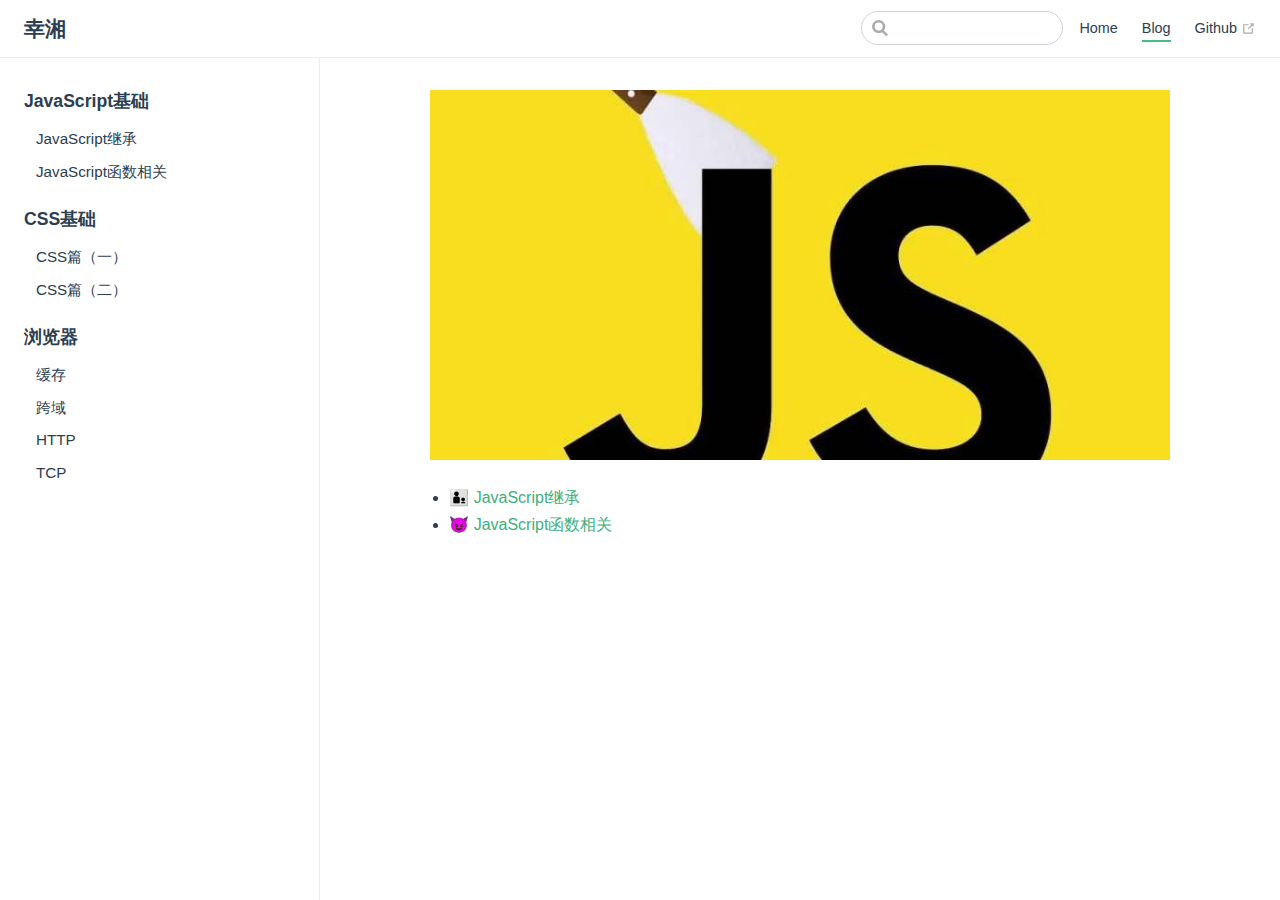
<file: blog/js/index.html>
<!DOCTYPE html>
<html lang="en-US">
  <head>
    <meta charset="utf-8">
    <meta name="viewport" content="width=device-width,initial-scale=1">
    <title>幸湘</title>
    <meta name="description" content="幸湘的博客">
    <link rel="icon" href="./public/image/favicon.ico">
    
    <link rel="preload" href="/assets/css/0.styles.5c2ae73b.css" as="style"><link rel="preload" href="/assets/js/app.ab7145cf.js" as="script"><link rel="preload" href="/assets/js/2.85147661.js" as="script"><link rel="preload" href="/assets/js/6.725315dd.js" as="script"><link rel="prefetch" href="/assets/js/10.5890ca08.js"><link rel="prefetch" href="/assets/js/11.3d9cf837.js"><link rel="prefetch" href="/assets/js/12.3df023dd.js"><link rel="prefetch" href="/assets/js/13.550f62fd.js"><link rel="prefetch" href="/assets/js/14.e0728202.js"><link rel="prefetch" href="/assets/js/15.9b749930.js"><link rel="prefetch" href="/assets/js/16.feeba172.js"><link rel="prefetch" href="/assets/js/17.7591929d.js"><link rel="prefetch" href="/assets/js/18.f84af26d.js"><link rel="prefetch" href="/assets/js/19.f77ae857.js"><link rel="prefetch" href="/assets/js/3.04624b6a.js"><link rel="prefetch" href="/assets/js/4.beec2cf0.js"><link rel="prefetch" href="/assets/js/5.d485f776.js"><link rel="prefetch" href="/assets/js/7.1b3180b0.js"><link rel="prefetch" href="/assets/js/8.c168fcd9.js"><link rel="prefetch" href="/assets/js/9.1470d827.js">
    <link rel="stylesheet" href="/assets/css/0.styles.5c2ae73b.css">
  </head>
  <body>
    <div id="app" data-server-rendered="true"><div class="theme-container"><header class="navbar"><div class="sidebar-button"><svg xmlns="http://www.w3.org/2000/svg" aria-hidden="true" role="img" viewBox="0 0 448 512" class="icon"><path fill="currentColor" d="M436 124H12c-6.627 0-12-5.373-12-12V80c0-6.627 5.373-12 12-12h424c6.627 0 12 5.373 12 12v32c0 6.627-5.373 12-12 12zm0 160H12c-6.627 0-12-5.373-12-12v-32c0-6.627 5.373-12 12-12h424c6.627 0 12 5.373 12 12v32c0 6.627-5.373 12-12 12zm0 160H12c-6.627 0-12-5.373-12-12v-32c0-6.627 5.373-12 12-12h424c6.627 0 12 5.373 12 12v32c0 6.627-5.373 12-12 12z"></path></svg></div> <a href="/" class="home-link router-link-active"><!----> <span class="site-name">幸湘</span></a> <div class="links"><div class="search-box"><input aria-label="Search" autocomplete="off" spellcheck="false" value=""> <!----></div> <nav class="nav-links can-hide"><div class="nav-item"><a href="/" class="nav-link">Home</a></div><div class="nav-item"><a href="/blog/" class="nav-link router-link-active">Blog</a></div><div class="nav-item"><a href="https://github.com/JessieHu27" target="_blank" rel="noopener noreferrer" class="nav-link external">
  Github
  <svg xmlns="http://www.w3.org/2000/svg" aria-hidden="true" x="0px" y="0px" viewBox="0 0 100 100" width="15" height="15" class="icon outbound"><path fill="currentColor" d="M18.8,85.1h56l0,0c2.2,0,4-1.8,4-4v-32h-8v28h-48v-48h28v-8h-32l0,0c-2.2,0-4,1.8-4,4v56C14.8,83.3,16.6,85.1,18.8,85.1z"></path> <polygon fill="currentColor" points="45.7,48.7 51.3,54.3 77.2,28.5 77.2,37.2 85.2,37.2 85.2,14.9 62.8,14.9 62.8,22.9 71.5,22.9"></polygon></svg></a></div> <!----></nav></div></header> <div class="sidebar-mask"></div> <aside class="sidebar"><nav class="nav-links"><div class="nav-item"><a href="/" class="nav-link">Home</a></div><div class="nav-item"><a href="/blog/" class="nav-link router-link-active">Blog</a></div><div class="nav-item"><a href="https://github.com/JessieHu27" target="_blank" rel="noopener noreferrer" class="nav-link external">
  Github
  <svg xmlns="http://www.w3.org/2000/svg" aria-hidden="true" x="0px" y="0px" viewBox="0 0 100 100" width="15" height="15" class="icon outbound"><path fill="currentColor" d="M18.8,85.1h56l0,0c2.2,0,4-1.8,4-4v-32h-8v28h-48v-48h28v-8h-32l0,0c-2.2,0-4,1.8-4,4v56C14.8,83.3,16.6,85.1,18.8,85.1z"></path> <polygon fill="currentColor" points="45.7,48.7 51.3,54.3 77.2,28.5 77.2,37.2 85.2,37.2 85.2,14.9 62.8,14.9 62.8,22.9 71.5,22.9"></polygon></svg></a></div> <!----></nav>  <ul class="sidebar-links"><li><section class="sidebar-group depth-0"><p class="sidebar-heading open"><span>JavaScript基础</span> <!----></p> <ul class="sidebar-links sidebar-group-items"><li><a href="/blog/js/JavaScript继承.html" class="sidebar-link">JavaScript继承</a></li><li><a href="/blog/js/JavaScript函数相关.html" class="sidebar-link">JavaScript函数相关</a></li></ul></section></li><li><section class="sidebar-group depth-0"><p class="sidebar-heading"><span>CSS基础</span> <!----></p> <ul class="sidebar-links sidebar-group-items"><li><a href="/blog/css/CSS篇（一）.html" class="sidebar-link">CSS篇（一）</a></li><li><a href="/blog/css/CSS篇（二）.html" class="sidebar-link">CSS篇（二）</a></li></ul></section></li><li><section class="sidebar-group depth-0"><p class="sidebar-heading"><span>浏览器</span> <!----></p> <ul class="sidebar-links sidebar-group-items"><li><a href="/blog/browser/缓存.html" class="sidebar-link">缓存</a></li><li><a href="/blog/browser/跨域.html" class="sidebar-link">跨域</a></li><li><a href="/blog/browser/HTTP.html" class="sidebar-link">HTTP</a></li><li><a href="/blog/browser/TCP.html" class="sidebar-link">TCP</a></li></ul></section></li></ul> </aside> <main class="page"> <div class="theme-default-content content__default"><p><img src="/assets/img/js.c0cb8a54.jpg" alt="js"></p> <ul><li>👨‍👦 <a href="/blog/js/JavaScript%E7%BB%A7%E6%89%BF">JavaScript继承</a></li> <li>😈 <a href="/blog/js/JavaScript%E5%87%BD%E6%95%B0%E7%9B%B8%E5%85%B3">JavaScript函数相关</a></li></ul></div> <footer class="page-edit"><!----> <!----></footer> <!----> </main></div><div class="global-ui"></div></div>
    <script src="/assets/js/app.ab7145cf.js" defer></script><script src="/assets/js/2.85147661.js" defer></script><script src="/assets/js/6.725315dd.js" defer></script>
  </body>
</html>
</file>
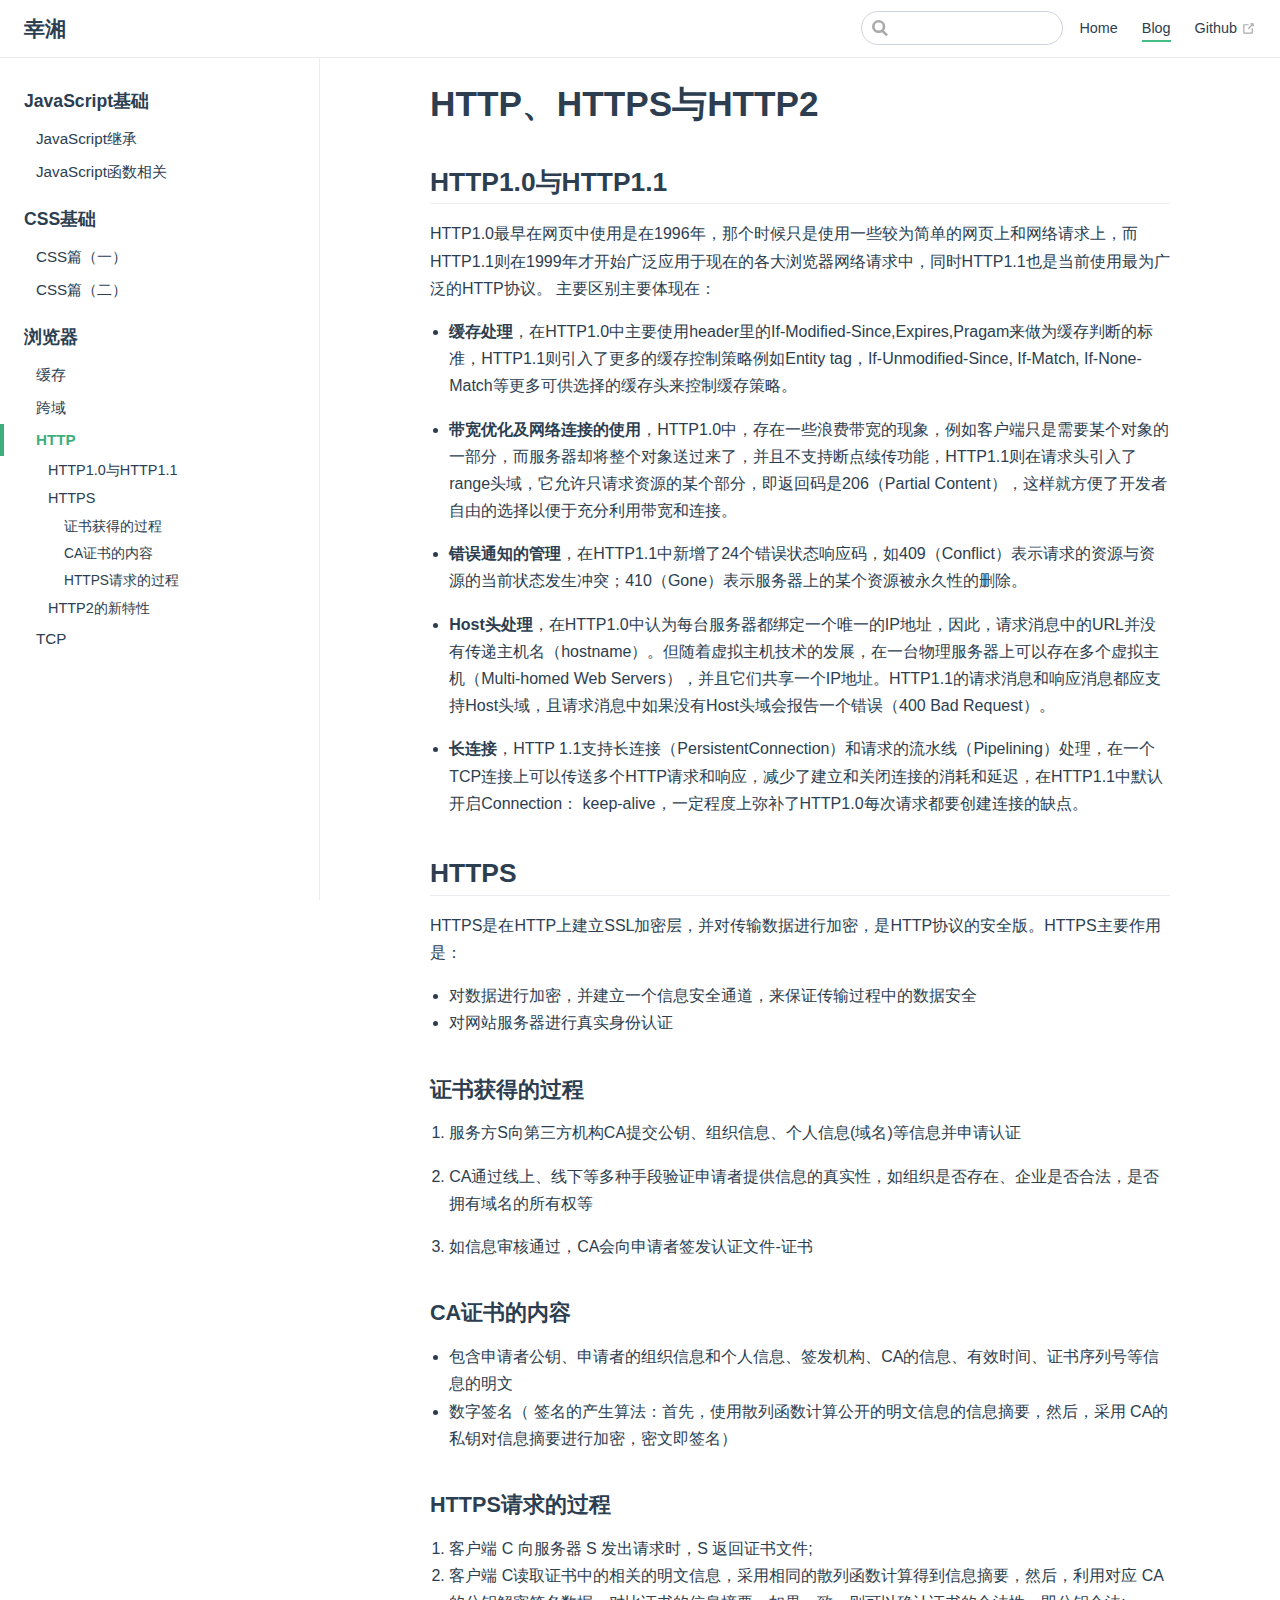
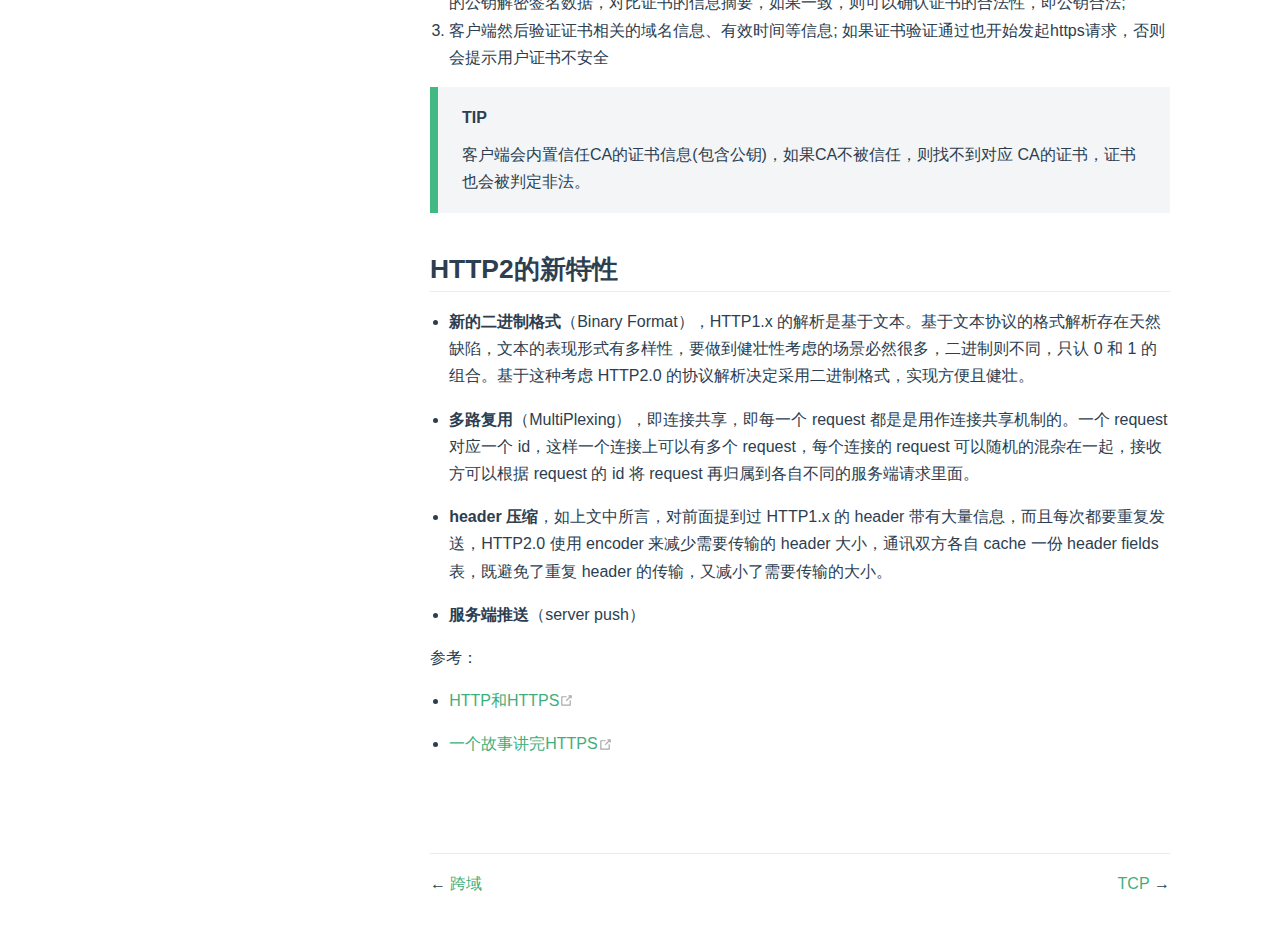
<file: blog/browser/HTTP.html>
<!DOCTYPE html>
<html lang="en-US">
  <head>
    <meta charset="utf-8">
    <meta name="viewport" content="width=device-width,initial-scale=1">
    <title>HTTP、HTTPS与HTTP2 | 幸湘</title>
    <meta name="description" content="幸湘的博客">
    <link rel="icon" href="./public/image/favicon.ico">
    
    <link rel="preload" href="/assets/css/0.styles.5c2ae73b.css" as="style"><link rel="preload" href="/assets/js/app.ab7145cf.js" as="script"><link rel="preload" href="/assets/js/2.85147661.js" as="script"><link rel="preload" href="/assets/js/10.5890ca08.js" as="script"><link rel="prefetch" href="/assets/js/11.3d9cf837.js"><link rel="prefetch" href="/assets/js/12.3df023dd.js"><link rel="prefetch" href="/assets/js/13.550f62fd.js"><link rel="prefetch" href="/assets/js/14.e0728202.js"><link rel="prefetch" href="/assets/js/15.9b749930.js"><link rel="prefetch" href="/assets/js/16.feeba172.js"><link rel="prefetch" href="/assets/js/17.7591929d.js"><link rel="prefetch" href="/assets/js/18.f84af26d.js"><link rel="prefetch" href="/assets/js/19.f77ae857.js"><link rel="prefetch" href="/assets/js/3.04624b6a.js"><link rel="prefetch" href="/assets/js/4.beec2cf0.js"><link rel="prefetch" href="/assets/js/5.d485f776.js"><link rel="prefetch" href="/assets/js/6.725315dd.js"><link rel="prefetch" href="/assets/js/7.1b3180b0.js"><link rel="prefetch" href="/assets/js/8.c168fcd9.js"><link rel="prefetch" href="/assets/js/9.1470d827.js">
    <link rel="stylesheet" href="/assets/css/0.styles.5c2ae73b.css">
  </head>
  <body>
    <div id="app" data-server-rendered="true"><div class="theme-container"><header class="navbar"><div class="sidebar-button"><svg xmlns="http://www.w3.org/2000/svg" aria-hidden="true" role="img" viewBox="0 0 448 512" class="icon"><path fill="currentColor" d="M436 124H12c-6.627 0-12-5.373-12-12V80c0-6.627 5.373-12 12-12h424c6.627 0 12 5.373 12 12v32c0 6.627-5.373 12-12 12zm0 160H12c-6.627 0-12-5.373-12-12v-32c0-6.627 5.373-12 12-12h424c6.627 0 12 5.373 12 12v32c0 6.627-5.373 12-12 12zm0 160H12c-6.627 0-12-5.373-12-12v-32c0-6.627 5.373-12 12-12h424c6.627 0 12 5.373 12 12v32c0 6.627-5.373 12-12 12z"></path></svg></div> <a href="/" class="home-link router-link-active"><!----> <span class="site-name">幸湘</span></a> <div class="links"><div class="search-box"><input aria-label="Search" autocomplete="off" spellcheck="false" value=""> <!----></div> <nav class="nav-links can-hide"><div class="nav-item"><a href="/" class="nav-link">Home</a></div><div class="nav-item"><a href="/blog/" class="nav-link router-link-active">Blog</a></div><div class="nav-item"><a href="https://github.com/JessieHu27" target="_blank" rel="noopener noreferrer" class="nav-link external">
  Github
  <svg xmlns="http://www.w3.org/2000/svg" aria-hidden="true" x="0px" y="0px" viewBox="0 0 100 100" width="15" height="15" class="icon outbound"><path fill="currentColor" d="M18.8,85.1h56l0,0c2.2,0,4-1.8,4-4v-32h-8v28h-48v-48h28v-8h-32l0,0c-2.2,0-4,1.8-4,4v56C14.8,83.3,16.6,85.1,18.8,85.1z"></path> <polygon fill="currentColor" points="45.7,48.7 51.3,54.3 77.2,28.5 77.2,37.2 85.2,37.2 85.2,14.9 62.8,14.9 62.8,22.9 71.5,22.9"></polygon></svg></a></div> <!----></nav></div></header> <div class="sidebar-mask"></div> <aside class="sidebar"><nav class="nav-links"><div class="nav-item"><a href="/" class="nav-link">Home</a></div><div class="nav-item"><a href="/blog/" class="nav-link router-link-active">Blog</a></div><div class="nav-item"><a href="https://github.com/JessieHu27" target="_blank" rel="noopener noreferrer" class="nav-link external">
  Github
  <svg xmlns="http://www.w3.org/2000/svg" aria-hidden="true" x="0px" y="0px" viewBox="0 0 100 100" width="15" height="15" class="icon outbound"><path fill="currentColor" d="M18.8,85.1h56l0,0c2.2,0,4-1.8,4-4v-32h-8v28h-48v-48h28v-8h-32l0,0c-2.2,0-4,1.8-4,4v56C14.8,83.3,16.6,85.1,18.8,85.1z"></path> <polygon fill="currentColor" points="45.7,48.7 51.3,54.3 77.2,28.5 77.2,37.2 85.2,37.2 85.2,14.9 62.8,14.9 62.8,22.9 71.5,22.9"></polygon></svg></a></div> <!----></nav>  <ul class="sidebar-links"><li><section class="sidebar-group depth-0"><p class="sidebar-heading"><span>JavaScript基础</span> <!----></p> <ul class="sidebar-links sidebar-group-items"><li><a href="/blog/js/JavaScript继承.html" class="sidebar-link">JavaScript继承</a></li><li><a href="/blog/js/JavaScript函数相关.html" class="sidebar-link">JavaScript函数相关</a></li></ul></section></li><li><section class="sidebar-group depth-0"><p class="sidebar-heading"><span>CSS基础</span> <!----></p> <ul class="sidebar-links sidebar-group-items"><li><a href="/blog/css/CSS篇（一）.html" class="sidebar-link">CSS篇（一）</a></li><li><a href="/blog/css/CSS篇（二）.html" class="sidebar-link">CSS篇（二）</a></li></ul></section></li><li><section class="sidebar-group depth-0"><p class="sidebar-heading open"><span>浏览器</span> <!----></p> <ul class="sidebar-links sidebar-group-items"><li><a href="/blog/browser/缓存.html" class="sidebar-link">缓存</a></li><li><a href="/blog/browser/跨域.html" class="sidebar-link">跨域</a></li><li><a href="/blog/browser/HTTP.html" class="active sidebar-link">HTTP</a><ul class="sidebar-sub-headers"><li class="sidebar-sub-header"><a href="/blog/browser/HTTP.html#http1-0与http1-1" class="sidebar-link">HTTP1.0与HTTP1.1</a></li><li class="sidebar-sub-header"><a href="/blog/browser/HTTP.html#https" class="sidebar-link">HTTPS</a><ul class="sidebar-sub-headers"><li class="sidebar-sub-header"><a href="/blog/browser/HTTP.html#证书获得的过程" class="sidebar-link">证书获得的过程</a></li><li class="sidebar-sub-header"><a href="/blog/browser/HTTP.html#ca证书的内容" class="sidebar-link">CA证书的内容</a></li><li class="sidebar-sub-header"><a href="/blog/browser/HTTP.html#https请求的过程" class="sidebar-link">HTTPS请求的过程</a></li></ul></li><li class="sidebar-sub-header"><a href="/blog/browser/HTTP.html#http2的新特性" class="sidebar-link">HTTP2的新特性</a></li></ul></li><li><a href="/blog/browser/TCP.html" class="sidebar-link">TCP</a></li></ul></section></li></ul> </aside> <main class="page"> <div class="theme-default-content content__default"><h1 id="http、https与http2"><a href="#http、https与http2" class="header-anchor">#</a> HTTP、HTTPS与HTTP2</h1> <h2 id="http1-0与http1-1"><a href="#http1-0与http1-1" class="header-anchor">#</a> HTTP1.0与HTTP1.1</h2> <p>HTTP1.0最早在网页中使用是在1996年，那个时候只是使用一些较为简单的网页上和网络请求上，而HTTP1.1则在1999年才开始广泛应用于现在的各大浏览器网络请求中，同时HTTP1.1也是当前使用最为广泛的HTTP协议。 主要区别主要体现在：</p> <ul><li><p><strong>缓存处理</strong>，在HTTP1.0中主要使用header里的If-Modified-Since,Expires,Pragam来做为缓存判断的标准，HTTP1.1则引入了更多的缓存控制策略例如Entity tag，If-Unmodified-Since, If-Match, If-None-Match等更多可供选择的缓存头来控制缓存策略。</p></li> <li><p><strong>带宽优化及网络连接的使用</strong>，HTTP1.0中，存在一些浪费带宽的现象，例如客户端只是需要某个对象的一部分，而服务器却将整个对象送过来了，并且不支持断点续传功能，HTTP1.1则在请求头引入了range头域，它允许只请求资源的某个部分，即返回码是206（Partial Content），这样就方便了开发者自由的选择以便于充分利用带宽和连接。</p></li> <li><p><strong>错误通知的管理</strong>，在HTTP1.1中新增了24个错误状态响应码，如409（Conflict）表示请求的资源与资源的当前状态发生冲突；410（Gone）表示服务器上的某个资源被永久性的删除。</p></li> <li><p><strong>Host头处理</strong>，在HTTP1.0中认为每台服务器都绑定一个唯一的IP地址，因此，请求消息中的URL并没有传递主机名（hostname）。但随着虚拟主机技术的发展，在一台物理服务器上可以存在多个虚拟主机（Multi-homed Web  Servers），并且它们共享一个IP地址。HTTP1.1的请求消息和响应消息都应支持Host头域，且请求消息中如果没有Host头域会报告一个错误（400 Bad Request）。</p></li> <li><p><strong>长连接</strong>，HTTP  1.1支持长连接（PersistentConnection）和请求的流水线（Pipelining）处理，在一个TCP连接上可以传送多个HTTP请求和响应，减少了建立和关闭连接的消耗和延迟，在HTTP1.1中默认开启Connection： keep-alive，一定程度上弥补了HTTP1.0每次请求都要创建连接的缺点。</p></li></ul> <h2 id="https"><a href="#https" class="header-anchor">#</a> HTTPS</h2> <p>HTTPS是在HTTP上建立SSL加密层，并对传输数据进行加密，是HTTP协议的安全版。HTTPS主要作用是：</p> <ul><li>对数据进行加密，并建立一个信息安全通道，来保证传输过程中的数据安全</li> <li>对网站服务器进行真实身份认证</li></ul> <h3 id="证书获得的过程"><a href="#证书获得的过程" class="header-anchor">#</a> 证书获得的过程</h3> <ol><li><p>服务方S向第三方机构CA提交公钥、组织信息、个人信息(域名)等信息并申请认证</p></li> <li><p>CA通过线上、线下等多种手段验证申请者提供信息的真实性，如组织是否存在、企业是否合法，是否拥有域名的所有权等</p></li> <li><p>如信息审核通过，CA会向申请者签发认证文件-证书</p></li></ol> <h3 id="ca证书的内容"><a href="#ca证书的内容" class="header-anchor">#</a> CA证书的内容</h3> <ul><li>包含申请者公钥、申请者的组织信息和个人信息、签发机构、CA的信息、有效时间、证书序列号等信息的明文</li> <li>数字签名（ 签名的产生算法：首先，使用散列函数计算公开的明文信息的信息摘要，然后，采用 CA的私钥对信息摘要进行加密，密文即签名）</li></ul> <h3 id="https请求的过程"><a href="#https请求的过程" class="header-anchor">#</a> HTTPS请求的过程</h3> <ol><li>客户端 C 向服务器 S 发出请求时，S 返回证书文件;</li> <li>客户端 C读取证书中的相关的明文信息，采用相同的散列函数计算得到信息摘要，然后，利用对应 CA的公钥解密签名数据，对比证书的信息摘要，如果一致，则可以确认证书的合法性，即公钥合法;</li> <li>客户端然后验证证书相关的域名信息、有效时间等信息; 如果证书验证通过也开始发起https请求，否则会提示用户证书不安全</li></ol> <div class="custom-block tip"><p class="custom-block-title">TIP</p> <p>客户端会内置信任CA的证书信息(包含公钥)，如果CA不被信任，则找不到对应 CA的证书，证书也会被判定非法。</p></div> <h2 id="http2的新特性"><a href="#http2的新特性" class="header-anchor">#</a> HTTP2的新特性</h2> <ul><li><p><strong>新的二进制格式</strong>（Binary Format），HTTP1.x  的解析是基于文本。基于文本协议的格式解析存在天然缺陷，文本的表现形式有多样性，要做到健壮性考虑的场景必然很多，二进制则不同，只认 0 和 1  的组合。基于这种考虑 HTTP2.0 的协议解析决定采用二进制格式，实现方便且健壮。</p></li> <li><p><strong>多路复用</strong>（MultiPlexing），即连接共享，即每一个 request 都是是用作连接共享机制的。一个 request 对应一个 id，这样一个连接上可以有多个 request，每个连接的 request 可以随机的混杂在一起，接收方可以根据  request 的 id 将 request 再归属到各自不同的服务端请求里面。</p></li> <li><p><strong>header 压缩</strong>，如上文中所言，对前面提到过 HTTP1.x 的 header  带有大量信息，而且每次都要重复发送，HTTP2.0 使用 encoder 来减少需要传输的 header 大小，通讯双方各自 cache 一份  header fields 表，既避免了重复 header 的传输，又减小了需要传输的大小。</p></li> <li><p><strong>服务端推送</strong>（server push）</p></li></ul> <p>参考：</p> <ul><li><p><a href="https://juejin.im/post/5af557a3f265da0b9265a498#heading-37" target="_blank" rel="noopener noreferrer">HTTP和HTTPS<svg xmlns="http://www.w3.org/2000/svg" aria-hidden="true" x="0px" y="0px" viewBox="0 0 100 100" width="15" height="15" class="icon outbound"><path fill="currentColor" d="M18.8,85.1h56l0,0c2.2,0,4-1.8,4-4v-32h-8v28h-48v-48h28v-8h-32l0,0c-2.2,0-4,1.8-4,4v56C14.8,83.3,16.6,85.1,18.8,85.1z"></path> <polygon fill="currentColor" points="45.7,48.7 51.3,54.3 77.2,28.5 77.2,37.2 85.2,37.2 85.2,14.9 62.8,14.9 62.8,22.9 71.5,22.9"></polygon></svg></a></p></li> <li><p><a href="https://mp.weixin.qq.com/s/StqqafHePlBkWAPQZg3NrA" target="_blank" rel="noopener noreferrer">一个故事讲完HTTPS<svg xmlns="http://www.w3.org/2000/svg" aria-hidden="true" x="0px" y="0px" viewBox="0 0 100 100" width="15" height="15" class="icon outbound"><path fill="currentColor" d="M18.8,85.1h56l0,0c2.2,0,4-1.8,4-4v-32h-8v28h-48v-48h28v-8h-32l0,0c-2.2,0-4,1.8-4,4v56C14.8,83.3,16.6,85.1,18.8,85.1z"></path> <polygon fill="currentColor" points="45.7,48.7 51.3,54.3 77.2,28.5 77.2,37.2 85.2,37.2 85.2,14.9 62.8,14.9 62.8,22.9 71.5,22.9"></polygon></svg></a></p></li></ul></div> <footer class="page-edit"><!----> <!----></footer> <div class="page-nav"><p class="inner"><span class="prev">
      ←
      <a href="/blog/browser/跨域.html" class="prev">跨域</a></span> <span class="next"><a href="/blog/browser/TCP.html">TCP</a>
      →
    </span></p></div> </main></div><div class="global-ui"></div></div>
    <script src="/assets/js/app.ab7145cf.js" defer></script><script src="/assets/js/2.85147661.js" defer></script><script src="/assets/js/10.5890ca08.js" defer></script>
  </body>
</html>
</file>
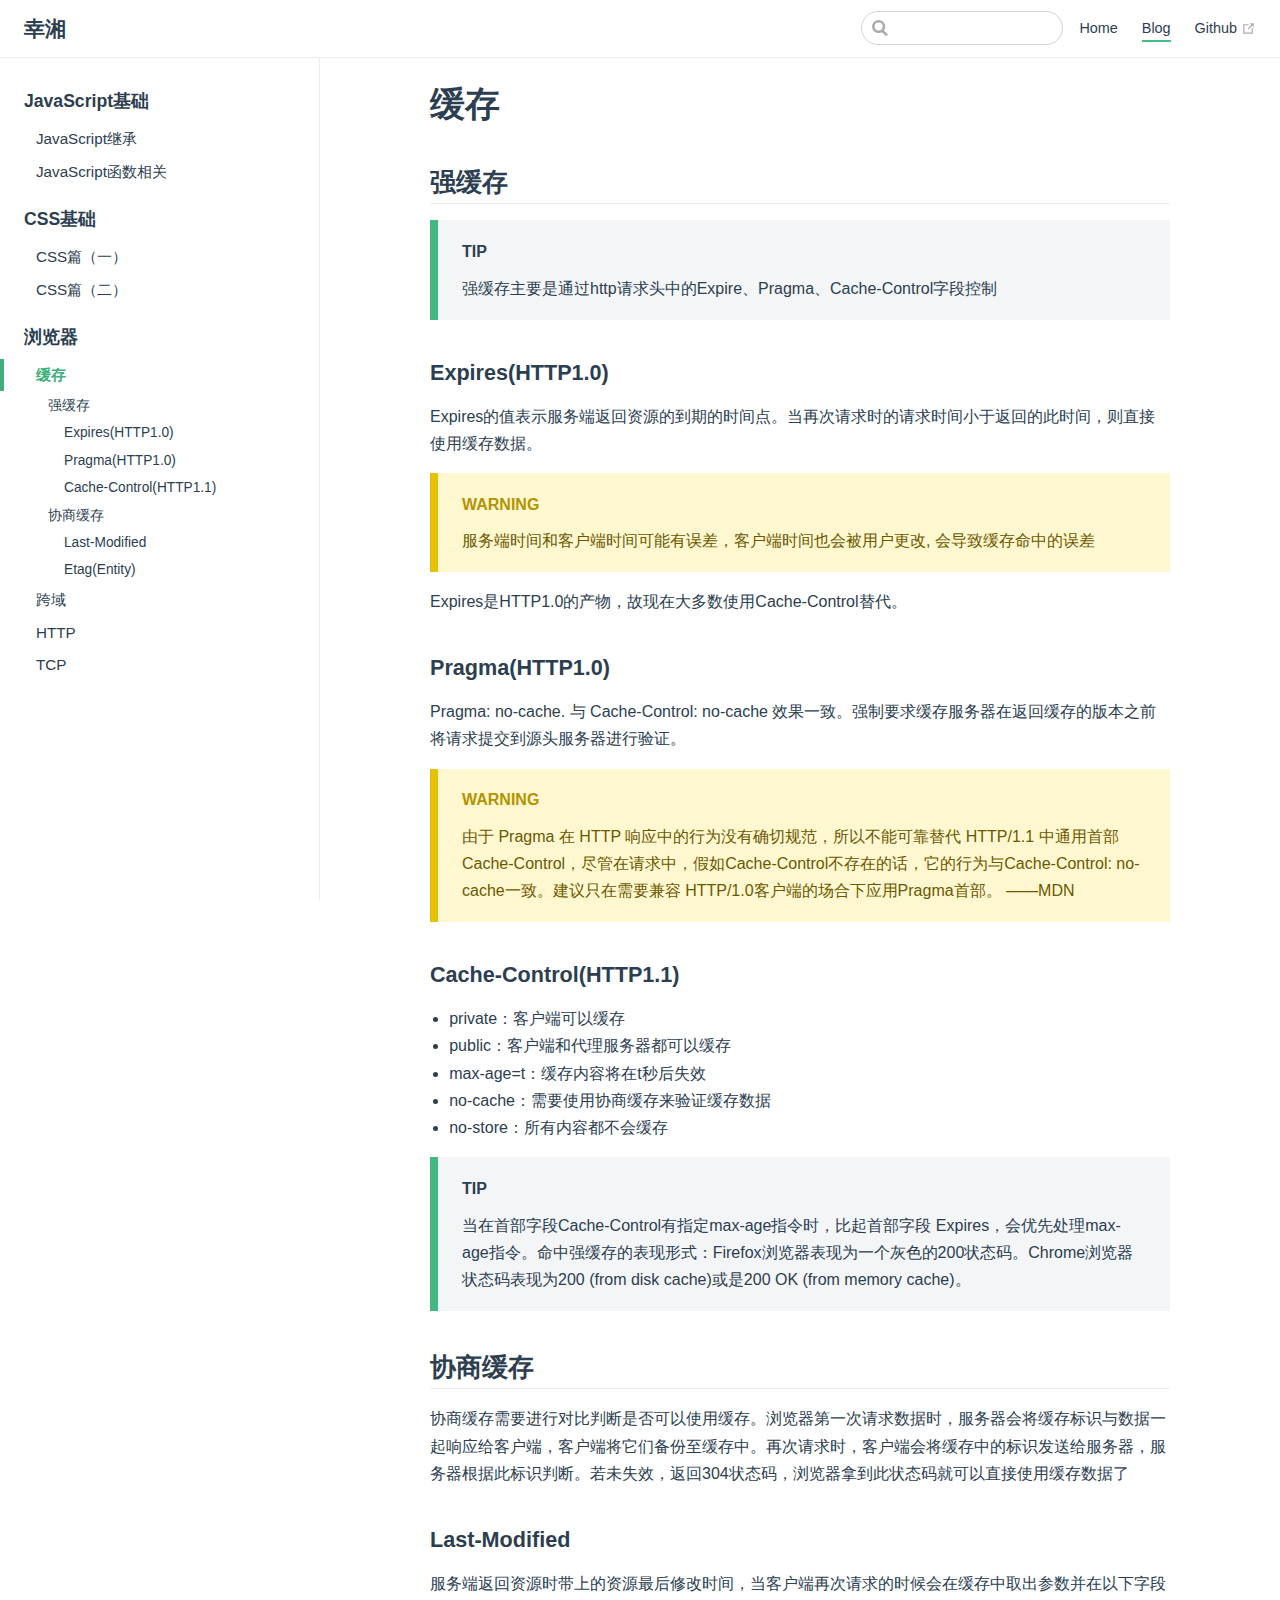
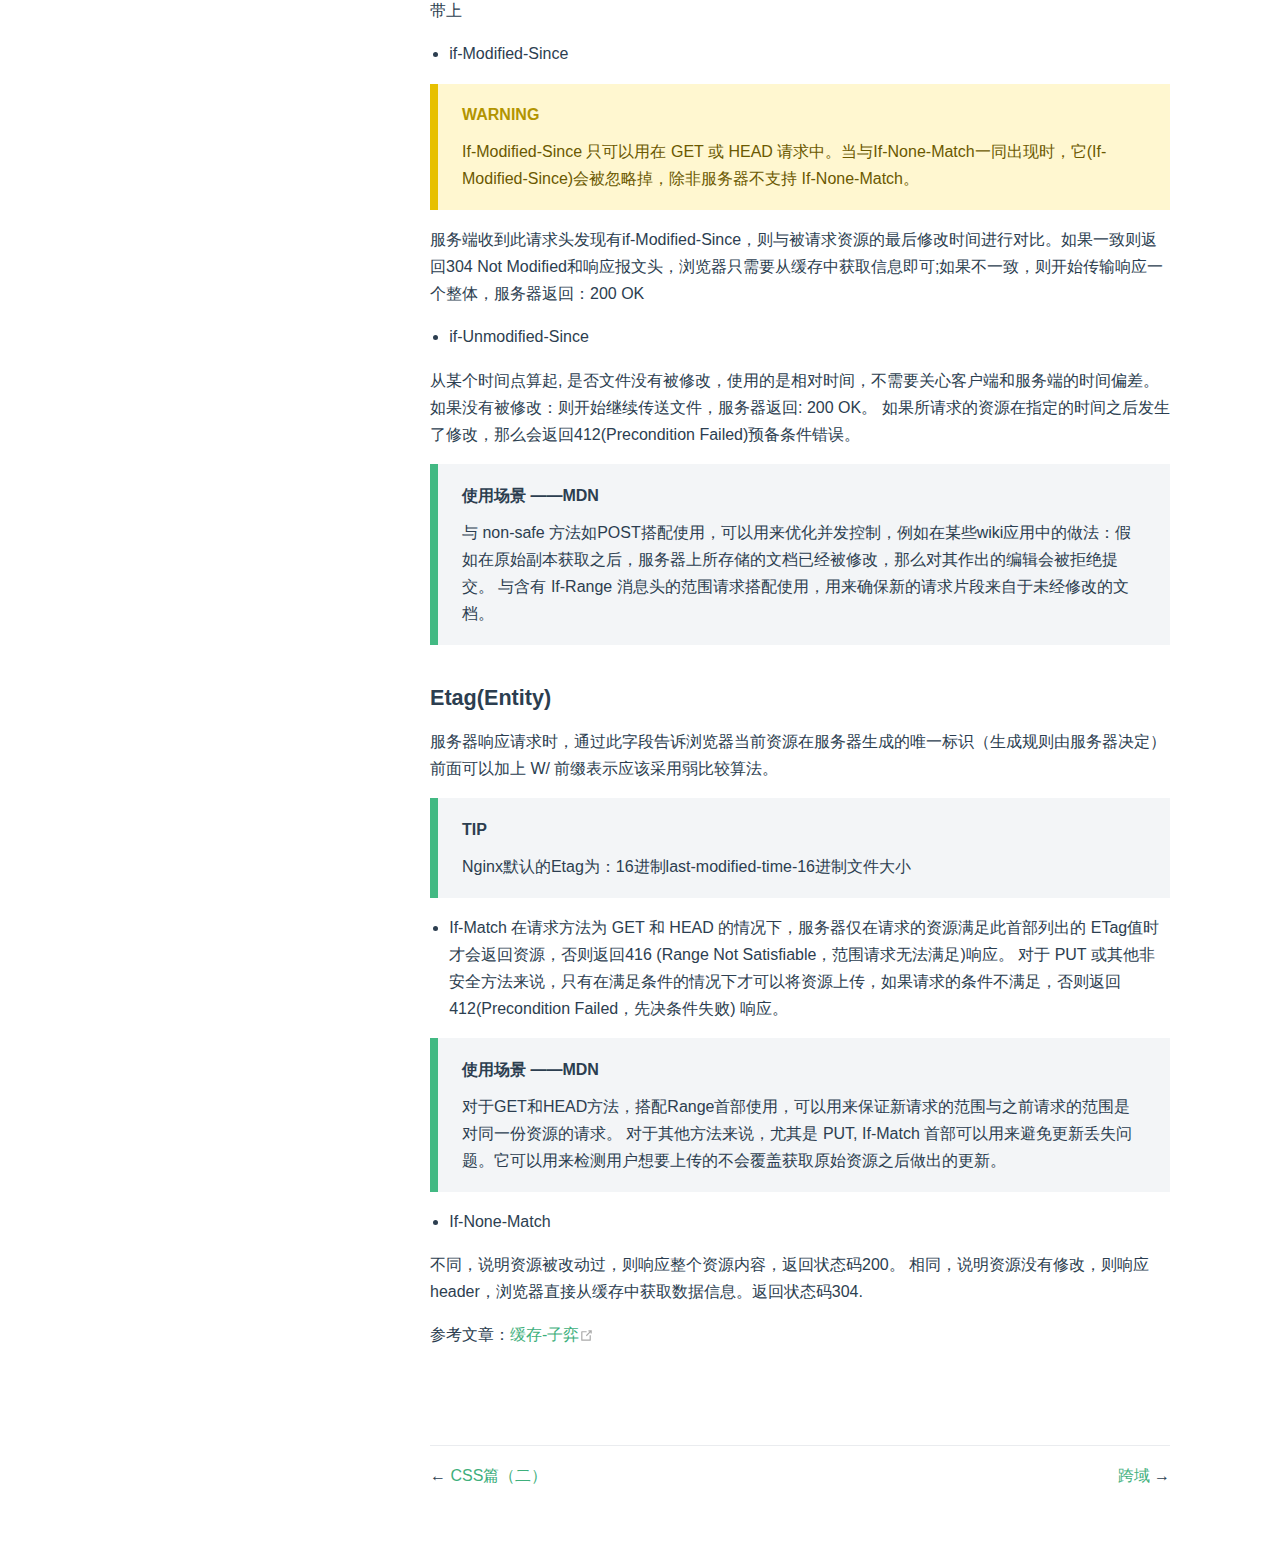
<file: blog/browser/缓存.html>
<!DOCTYPE html>
<html lang="en-US">
  <head>
    <meta charset="utf-8">
    <meta name="viewport" content="width=device-width,initial-scale=1">
    <title>缓存 | 幸湘</title>
    <meta name="description" content="幸湘的博客">
    <link rel="icon" href="./public/image/favicon.ico">
    
    <link rel="preload" href="/assets/css/0.styles.5c2ae73b.css" as="style"><link rel="preload" href="/assets/js/app.ab7145cf.js" as="script"><link rel="preload" href="/assets/js/2.85147661.js" as="script"><link rel="preload" href="/assets/js/12.3df023dd.js" as="script"><link rel="prefetch" href="/assets/js/10.5890ca08.js"><link rel="prefetch" href="/assets/js/11.3d9cf837.js"><link rel="prefetch" href="/assets/js/13.550f62fd.js"><link rel="prefetch" href="/assets/js/14.e0728202.js"><link rel="prefetch" href="/assets/js/15.9b749930.js"><link rel="prefetch" href="/assets/js/16.feeba172.js"><link rel="prefetch" href="/assets/js/17.7591929d.js"><link rel="prefetch" href="/assets/js/18.f84af26d.js"><link rel="prefetch" href="/assets/js/19.f77ae857.js"><link rel="prefetch" href="/assets/js/3.04624b6a.js"><link rel="prefetch" href="/assets/js/4.beec2cf0.js"><link rel="prefetch" href="/assets/js/5.d485f776.js"><link rel="prefetch" href="/assets/js/6.725315dd.js"><link rel="prefetch" href="/assets/js/7.1b3180b0.js"><link rel="prefetch" href="/assets/js/8.c168fcd9.js"><link rel="prefetch" href="/assets/js/9.1470d827.js">
    <link rel="stylesheet" href="/assets/css/0.styles.5c2ae73b.css">
  </head>
  <body>
    <div id="app" data-server-rendered="true"><div class="theme-container"><header class="navbar"><div class="sidebar-button"><svg xmlns="http://www.w3.org/2000/svg" aria-hidden="true" role="img" viewBox="0 0 448 512" class="icon"><path fill="currentColor" d="M436 124H12c-6.627 0-12-5.373-12-12V80c0-6.627 5.373-12 12-12h424c6.627 0 12 5.373 12 12v32c0 6.627-5.373 12-12 12zm0 160H12c-6.627 0-12-5.373-12-12v-32c0-6.627 5.373-12 12-12h424c6.627 0 12 5.373 12 12v32c0 6.627-5.373 12-12 12zm0 160H12c-6.627 0-12-5.373-12-12v-32c0-6.627 5.373-12 12-12h424c6.627 0 12 5.373 12 12v32c0 6.627-5.373 12-12 12z"></path></svg></div> <a href="/" class="home-link router-link-active"><!----> <span class="site-name">幸湘</span></a> <div class="links"><div class="search-box"><input aria-label="Search" autocomplete="off" spellcheck="false" value=""> <!----></div> <nav class="nav-links can-hide"><div class="nav-item"><a href="/" class="nav-link">Home</a></div><div class="nav-item"><a href="/blog/" class="nav-link router-link-active">Blog</a></div><div class="nav-item"><a href="https://github.com/JessieHu27" target="_blank" rel="noopener noreferrer" class="nav-link external">
  Github
  <svg xmlns="http://www.w3.org/2000/svg" aria-hidden="true" x="0px" y="0px" viewBox="0 0 100 100" width="15" height="15" class="icon outbound"><path fill="currentColor" d="M18.8,85.1h56l0,0c2.2,0,4-1.8,4-4v-32h-8v28h-48v-48h28v-8h-32l0,0c-2.2,0-4,1.8-4,4v56C14.8,83.3,16.6,85.1,18.8,85.1z"></path> <polygon fill="currentColor" points="45.7,48.7 51.3,54.3 77.2,28.5 77.2,37.2 85.2,37.2 85.2,14.9 62.8,14.9 62.8,22.9 71.5,22.9"></polygon></svg></a></div> <!----></nav></div></header> <div class="sidebar-mask"></div> <aside class="sidebar"><nav class="nav-links"><div class="nav-item"><a href="/" class="nav-link">Home</a></div><div class="nav-item"><a href="/blog/" class="nav-link router-link-active">Blog</a></div><div class="nav-item"><a href="https://github.com/JessieHu27" target="_blank" rel="noopener noreferrer" class="nav-link external">
  Github
  <svg xmlns="http://www.w3.org/2000/svg" aria-hidden="true" x="0px" y="0px" viewBox="0 0 100 100" width="15" height="15" class="icon outbound"><path fill="currentColor" d="M18.8,85.1h56l0,0c2.2,0,4-1.8,4-4v-32h-8v28h-48v-48h28v-8h-32l0,0c-2.2,0-4,1.8-4,4v56C14.8,83.3,16.6,85.1,18.8,85.1z"></path> <polygon fill="currentColor" points="45.7,48.7 51.3,54.3 77.2,28.5 77.2,37.2 85.2,37.2 85.2,14.9 62.8,14.9 62.8,22.9 71.5,22.9"></polygon></svg></a></div> <!----></nav>  <ul class="sidebar-links"><li><section class="sidebar-group depth-0"><p class="sidebar-heading"><span>JavaScript基础</span> <!----></p> <ul class="sidebar-links sidebar-group-items"><li><a href="/blog/js/JavaScript继承.html" class="sidebar-link">JavaScript继承</a></li><li><a href="/blog/js/JavaScript函数相关.html" class="sidebar-link">JavaScript函数相关</a></li></ul></section></li><li><section class="sidebar-group depth-0"><p class="sidebar-heading"><span>CSS基础</span> <!----></p> <ul class="sidebar-links sidebar-group-items"><li><a href="/blog/css/CSS篇（一）.html" class="sidebar-link">CSS篇（一）</a></li><li><a href="/blog/css/CSS篇（二）.html" class="sidebar-link">CSS篇（二）</a></li></ul></section></li><li><section class="sidebar-group depth-0"><p class="sidebar-heading open"><span>浏览器</span> <!----></p> <ul class="sidebar-links sidebar-group-items"><li><a href="/blog/browser/缓存.html" class="active sidebar-link">缓存</a><ul class="sidebar-sub-headers"><li class="sidebar-sub-header"><a href="/blog/browser/缓存.html#强缓存" class="sidebar-link">强缓存</a><ul class="sidebar-sub-headers"><li class="sidebar-sub-header"><a href="/blog/browser/缓存.html#expires-http1-0" class="sidebar-link">Expires(HTTP1.0)</a></li><li class="sidebar-sub-header"><a href="/blog/browser/缓存.html#pragma-http1-0" class="sidebar-link">Pragma(HTTP1.0)</a></li><li class="sidebar-sub-header"><a href="/blog/browser/缓存.html#cache-control-http1-1" class="sidebar-link">Cache-Control(HTTP1.1)</a></li></ul></li><li class="sidebar-sub-header"><a href="/blog/browser/缓存.html#协商缓存" class="sidebar-link">协商缓存</a><ul class="sidebar-sub-headers"><li class="sidebar-sub-header"><a href="/blog/browser/缓存.html#last-modified" class="sidebar-link">Last-Modified</a></li><li class="sidebar-sub-header"><a href="/blog/browser/缓存.html#etag-entity" class="sidebar-link">Etag(Entity)</a></li></ul></li></ul></li><li><a href="/blog/browser/跨域.html" class="sidebar-link">跨域</a></li><li><a href="/blog/browser/HTTP.html" class="sidebar-link">HTTP</a></li><li><a href="/blog/browser/TCP.html" class="sidebar-link">TCP</a></li></ul></section></li></ul> </aside> <main class="page"> <div class="theme-default-content content__default"><h1 id="缓存"><a href="#缓存" class="header-anchor">#</a> 缓存</h1> <h2 id="强缓存"><a href="#强缓存" class="header-anchor">#</a> 强缓存</h2> <div class="custom-block tip"><p class="custom-block-title">TIP</p> <p>强缓存主要是通过http请求头中的Expire、Pragma、Cache-Control字段控制</p></div> <h3 id="expires-http1-0"><a href="#expires-http1-0" class="header-anchor">#</a> Expires(HTTP1.0)</h3> <p>Expires的值表示服务端返回资源的到期的时间点。当再次请求时的请求时间小于返回的此时间，则直接使用缓存数据。</p> <div class="custom-block warning"><p class="custom-block-title">WARNING</p> <p>服务端时间和客户端时间可能有误差，客户端时间也会被用户更改, 会导致缓存命中的误差</p></div> <p>Expires是HTTP1.0的产物，故现在大多数使用Cache-Control替代。</p> <h3 id="pragma-http1-0"><a href="#pragma-http1-0" class="header-anchor">#</a> Pragma(HTTP1.0)</h3> <p>Pragma: no-cache. 与 Cache-Control: no-cache 效果一致。强制要求缓存服务器在返回缓存的版本之前将请求提交到源头服务器进行验证。</p> <div class="custom-block warning"><p class="custom-block-title">WARNING</p> <p>由于 Pragma 在 HTTP 响应中的行为没有确切规范，所以不能可靠替代 HTTP/1.1 中通用首部 Cache-Control，尽管在请求中，假如Cache-Control不存在的话，它的行为与Cache-Control: no-cache一致。建议只在需要兼容 HTTP/1.0客户端的场合下应用Pragma首部。   ——MDN</p></div> <h3 id="cache-control-http1-1"><a href="#cache-control-http1-1" class="header-anchor">#</a> Cache-Control(HTTP1.1)</h3> <ul><li>private：客户端可以缓存</li> <li>public：客户端和代理服务器都可以缓存</li> <li>max-age=t：缓存内容将在t秒后失效</li> <li>no-cache：需要使用协商缓存来验证缓存数据</li> <li>no-store：所有内容都不会缓存</li></ul> <div class="custom-block tip"><p class="custom-block-title">TIP</p> <p>当在首部字段Cache-Control有指定max-age指令时，比起首部字段 Expires，会优先处理max-age指令。命中强缓存的表现形式：Firefox浏览器表现为一个灰色的200状态码。Chrome浏览器状态码表现为200 (from disk cache)或是200 OK (from memory cache)。</p></div> <h2 id="协商缓存"><a href="#协商缓存" class="header-anchor">#</a> 协商缓存</h2> <p>协商缓存需要进行对比判断是否可以使用缓存。浏览器第一次请求数据时，服务器会将缓存标识与数据一起响应给客户端，客户端将它们备份至缓存中。再次请求时，客户端会将缓存中的标识发送给服务器，服务器根据此标识判断。若未失效，返回304状态码，浏览器拿到此状态码就可以直接使用缓存数据了</p> <h3 id="last-modified"><a href="#last-modified" class="header-anchor">#</a> Last-Modified</h3> <p>服务端返回资源时带上的资源最后修改时间，当客户端再次请求的时候会在缓存中取出参数并在以下字段带上</p> <ul><li>if-Modified-Since</li></ul> <div class="custom-block warning"><p class="custom-block-title">WARNING</p> <p>If-Modified-Since 只可以用在 GET 或 HEAD 请求中。当与If-None-Match一同出现时，它(If-Modified-Since)会被忽略掉，除非服务器不支持 If-None-Match。</p></div> <p>服务端收到此请求头发现有if-Modified-Since，则与被请求资源的最后修改时间进行对比。如果一致则返回304 Not Modified和响应报文头，浏览器只需要从缓存中获取信息即可;如果不一致，则开始传输响应一个整体，服务器返回：200 OK</p> <ul><li>if-Unmodified-Since</li></ul> <p>从某个时间点算起, 是否文件没有被修改，使用的是相对时间，不需要关心客户端和服务端的时间偏差。
如果没有被修改：则开始继续传送文件，服务器返回: 200 OK。
如果所请求的资源在指定的时间之后发生了修改，那么会返回412(Precondition Failed)预备条件错误。</p> <div class="custom-block tip"><p class="custom-block-title">使用场景 ——MDN</p> <p>与 non-safe 方法如POST搭配使用，可以用来优化并发控制，例如在某些wiki应用中的做法：假如在原始副本获取之后，服务器上所存储的文档已经被修改，那么对其作出的编辑会被拒绝提交。
与含有 If-Range 消息头的范围请求搭配使用，用来确保新的请求片段来自于未经修改的文档。</p></div> <h3 id="etag-entity"><a href="#etag-entity" class="header-anchor">#</a> Etag(Entity)</h3> <p>服务器响应请求时，通过此字段告诉浏览器当前资源在服务器生成的唯一标识（生成规则由服务器决定）
前面可以加上 W/ 前缀表示应该采用弱比较算法。</p> <div class="custom-block tip"><p class="custom-block-title">TIP</p> <p>Nginx默认的Etag为：16进制last-modified-time-16进制文件大小</p></div> <ul><li>If-Match
在请求方法为 GET 和 HEAD 的情况下，服务器仅在请求的资源满足此首部列出的 ETag值时才会返回资源，否则返回416 (Range Not Satisfiable，范围请求无法满足)响应。
对于 PUT 或其他非安全方法来说，只有在满足条件的情况下才可以将资源上传，如果请求的条件不满足，否则返回412(Precondition Failed，先决条件失败) 响应。</li></ul> <div class="custom-block tip"><p class="custom-block-title">使用场景 ——MDN</p> <p>对于GET和HEAD方法，搭配Range首部使用，可以用来保证新请求的范围与之前请求的范围是对同一份资源的请求。
对于其他方法来说，尤其是 PUT, If-Match 首部可以用来避免更新丢失问题。它可以用来检测用户想要上传的不会覆盖获取原始资源之后做出的更新。</p></div> <ul><li>If-None-Match</li></ul> <p>不同，说明资源被改动过，则响应整个资源内容，返回状态码200。
相同，说明资源没有修改，则响应header，浏览器直接从缓存中获取数据信息。返回状态码304.</p> <p>参考文章：<a href="https://juejin.im/post/5d690c726fb9a06b155dd40d#heading-33" target="_blank" rel="noopener noreferrer">缓存-子弈<svg xmlns="http://www.w3.org/2000/svg" aria-hidden="true" x="0px" y="0px" viewBox="0 0 100 100" width="15" height="15" class="icon outbound"><path fill="currentColor" d="M18.8,85.1h56l0,0c2.2,0,4-1.8,4-4v-32h-8v28h-48v-48h28v-8h-32l0,0c-2.2,0-4,1.8-4,4v56C14.8,83.3,16.6,85.1,18.8,85.1z"></path> <polygon fill="currentColor" points="45.7,48.7 51.3,54.3 77.2,28.5 77.2,37.2 85.2,37.2 85.2,14.9 62.8,14.9 62.8,22.9 71.5,22.9"></polygon></svg></a></p></div> <footer class="page-edit"><!----> <!----></footer> <div class="page-nav"><p class="inner"><span class="prev">
      ←
      <a href="/blog/css/CSS篇（二）.html" class="prev">CSS篇（二）</a></span> <span class="next"><a href="/blog/browser/跨域.html">跨域</a>
      →
    </span></p></div> </main></div><div class="global-ui"></div></div>
    <script src="/assets/js/app.ab7145cf.js" defer></script><script src="/assets/js/2.85147661.js" defer></script><script src="/assets/js/12.3df023dd.js" defer></script>
  </body>
</html>
</file>
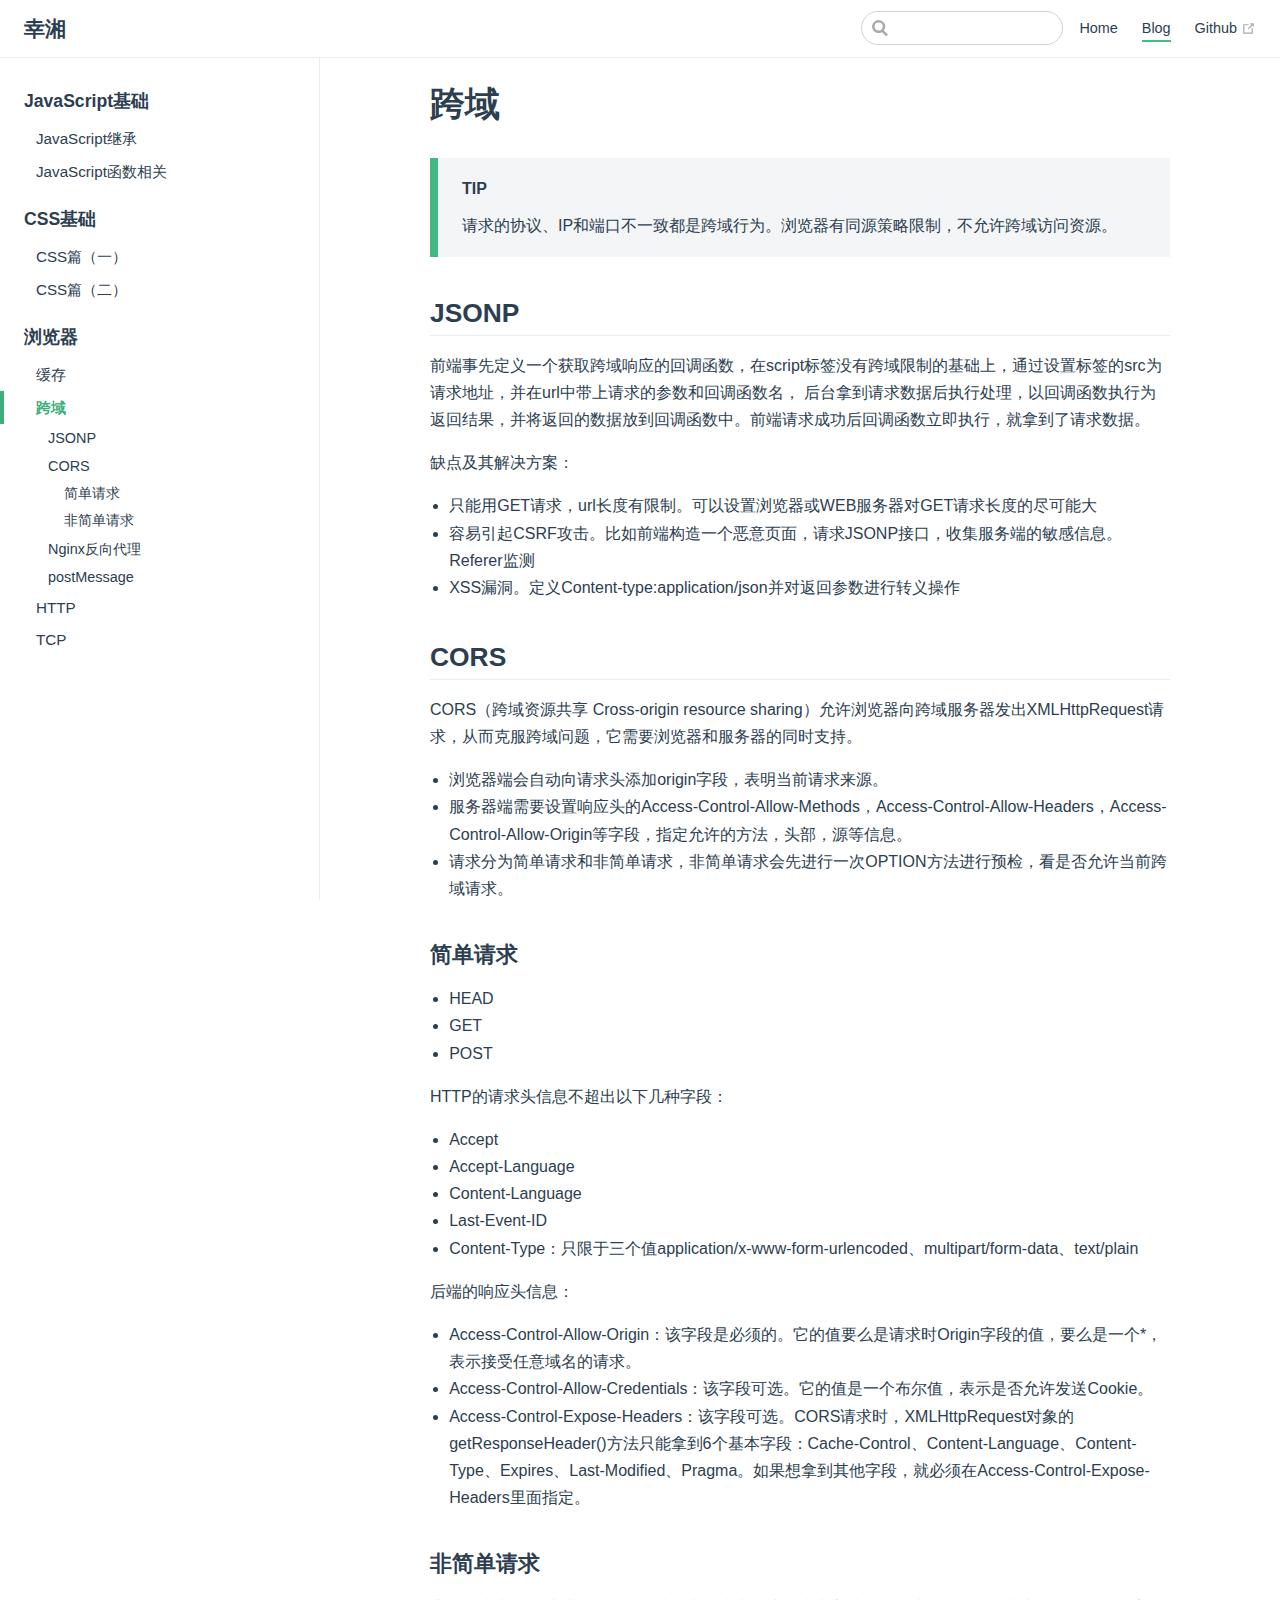
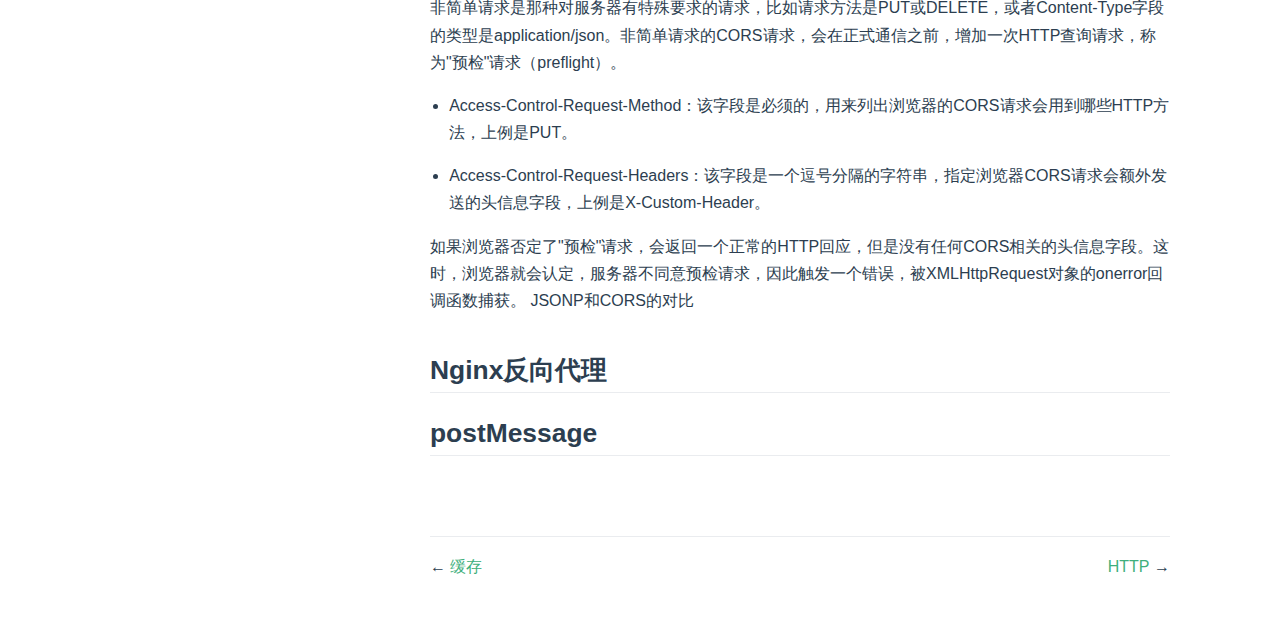
<file: blog/browser/跨域.html>
<!DOCTYPE html>
<html lang="en-US">
  <head>
    <meta charset="utf-8">
    <meta name="viewport" content="width=device-width,initial-scale=1">
    <title>跨域 | 幸湘</title>
    <meta name="description" content="幸湘的博客">
    <link rel="icon" href="./public/image/favicon.ico">
    
    <link rel="preload" href="/assets/css/0.styles.5c2ae73b.css" as="style"><link rel="preload" href="/assets/js/app.ab7145cf.js" as="script"><link rel="preload" href="/assets/js/2.85147661.js" as="script"><link rel="preload" href="/assets/js/13.550f62fd.js" as="script"><link rel="prefetch" href="/assets/js/10.5890ca08.js"><link rel="prefetch" href="/assets/js/11.3d9cf837.js"><link rel="prefetch" href="/assets/js/12.3df023dd.js"><link rel="prefetch" href="/assets/js/14.e0728202.js"><link rel="prefetch" href="/assets/js/15.9b749930.js"><link rel="prefetch" href="/assets/js/16.feeba172.js"><link rel="prefetch" href="/assets/js/17.7591929d.js"><link rel="prefetch" href="/assets/js/18.f84af26d.js"><link rel="prefetch" href="/assets/js/19.f77ae857.js"><link rel="prefetch" href="/assets/js/3.04624b6a.js"><link rel="prefetch" href="/assets/js/4.beec2cf0.js"><link rel="prefetch" href="/assets/js/5.d485f776.js"><link rel="prefetch" href="/assets/js/6.725315dd.js"><link rel="prefetch" href="/assets/js/7.1b3180b0.js"><link rel="prefetch" href="/assets/js/8.c168fcd9.js"><link rel="prefetch" href="/assets/js/9.1470d827.js">
    <link rel="stylesheet" href="/assets/css/0.styles.5c2ae73b.css">
  </head>
  <body>
    <div id="app" data-server-rendered="true"><div class="theme-container"><header class="navbar"><div class="sidebar-button"><svg xmlns="http://www.w3.org/2000/svg" aria-hidden="true" role="img" viewBox="0 0 448 512" class="icon"><path fill="currentColor" d="M436 124H12c-6.627 0-12-5.373-12-12V80c0-6.627 5.373-12 12-12h424c6.627 0 12 5.373 12 12v32c0 6.627-5.373 12-12 12zm0 160H12c-6.627 0-12-5.373-12-12v-32c0-6.627 5.373-12 12-12h424c6.627 0 12 5.373 12 12v32c0 6.627-5.373 12-12 12zm0 160H12c-6.627 0-12-5.373-12-12v-32c0-6.627 5.373-12 12-12h424c6.627 0 12 5.373 12 12v32c0 6.627-5.373 12-12 12z"></path></svg></div> <a href="/" class="home-link router-link-active"><!----> <span class="site-name">幸湘</span></a> <div class="links"><div class="search-box"><input aria-label="Search" autocomplete="off" spellcheck="false" value=""> <!----></div> <nav class="nav-links can-hide"><div class="nav-item"><a href="/" class="nav-link">Home</a></div><div class="nav-item"><a href="/blog/" class="nav-link router-link-active">Blog</a></div><div class="nav-item"><a href="https://github.com/JessieHu27" target="_blank" rel="noopener noreferrer" class="nav-link external">
  Github
  <svg xmlns="http://www.w3.org/2000/svg" aria-hidden="true" x="0px" y="0px" viewBox="0 0 100 100" width="15" height="15" class="icon outbound"><path fill="currentColor" d="M18.8,85.1h56l0,0c2.2,0,4-1.8,4-4v-32h-8v28h-48v-48h28v-8h-32l0,0c-2.2,0-4,1.8-4,4v56C14.8,83.3,16.6,85.1,18.8,85.1z"></path> <polygon fill="currentColor" points="45.7,48.7 51.3,54.3 77.2,28.5 77.2,37.2 85.2,37.2 85.2,14.9 62.8,14.9 62.8,22.9 71.5,22.9"></polygon></svg></a></div> <!----></nav></div></header> <div class="sidebar-mask"></div> <aside class="sidebar"><nav class="nav-links"><div class="nav-item"><a href="/" class="nav-link">Home</a></div><div class="nav-item"><a href="/blog/" class="nav-link router-link-active">Blog</a></div><div class="nav-item"><a href="https://github.com/JessieHu27" target="_blank" rel="noopener noreferrer" class="nav-link external">
  Github
  <svg xmlns="http://www.w3.org/2000/svg" aria-hidden="true" x="0px" y="0px" viewBox="0 0 100 100" width="15" height="15" class="icon outbound"><path fill="currentColor" d="M18.8,85.1h56l0,0c2.2,0,4-1.8,4-4v-32h-8v28h-48v-48h28v-8h-32l0,0c-2.2,0-4,1.8-4,4v56C14.8,83.3,16.6,85.1,18.8,85.1z"></path> <polygon fill="currentColor" points="45.7,48.7 51.3,54.3 77.2,28.5 77.2,37.2 85.2,37.2 85.2,14.9 62.8,14.9 62.8,22.9 71.5,22.9"></polygon></svg></a></div> <!----></nav>  <ul class="sidebar-links"><li><section class="sidebar-group depth-0"><p class="sidebar-heading"><span>JavaScript基础</span> <!----></p> <ul class="sidebar-links sidebar-group-items"><li><a href="/blog/js/JavaScript继承.html" class="sidebar-link">JavaScript继承</a></li><li><a href="/blog/js/JavaScript函数相关.html" class="sidebar-link">JavaScript函数相关</a></li></ul></section></li><li><section class="sidebar-group depth-0"><p class="sidebar-heading"><span>CSS基础</span> <!----></p> <ul class="sidebar-links sidebar-group-items"><li><a href="/blog/css/CSS篇（一）.html" class="sidebar-link">CSS篇（一）</a></li><li><a href="/blog/css/CSS篇（二）.html" class="sidebar-link">CSS篇（二）</a></li></ul></section></li><li><section class="sidebar-group depth-0"><p class="sidebar-heading open"><span>浏览器</span> <!----></p> <ul class="sidebar-links sidebar-group-items"><li><a href="/blog/browser/缓存.html" class="sidebar-link">缓存</a></li><li><a href="/blog/browser/跨域.html" class="active sidebar-link">跨域</a><ul class="sidebar-sub-headers"><li class="sidebar-sub-header"><a href="/blog/browser/跨域.html#jsonp" class="sidebar-link">JSONP</a></li><li class="sidebar-sub-header"><a href="/blog/browser/跨域.html#cors" class="sidebar-link">CORS</a><ul class="sidebar-sub-headers"><li class="sidebar-sub-header"><a href="/blog/browser/跨域.html#简单请求" class="sidebar-link">简单请求</a></li><li class="sidebar-sub-header"><a href="/blog/browser/跨域.html#非简单请求" class="sidebar-link">非简单请求</a></li></ul></li><li class="sidebar-sub-header"><a href="/blog/browser/跨域.html#nginx反向代理" class="sidebar-link">Nginx反向代理</a></li><li class="sidebar-sub-header"><a href="/blog/browser/跨域.html#postmessage" class="sidebar-link">postMessage</a></li></ul></li><li><a href="/blog/browser/HTTP.html" class="sidebar-link">HTTP</a></li><li><a href="/blog/browser/TCP.html" class="sidebar-link">TCP</a></li></ul></section></li></ul> </aside> <main class="page"> <div class="theme-default-content content__default"><h1 id="跨域"><a href="#跨域" class="header-anchor">#</a> 跨域</h1> <div class="custom-block tip"><p class="custom-block-title">TIP</p> <p>请求的协议、IP和端口不一致都是跨域行为。浏览器有同源策略限制，不允许跨域访问资源。</p></div> <h2 id="jsonp"><a href="#jsonp" class="header-anchor">#</a> JSONP</h2> <p>前端事先定义一个获取跨域响应的回调函数，在script标签没有跨域限制的基础上，通过设置标签的src为请求地址，并在url中带上请求的参数和回调函数名，
后台拿到请求数据后执行处理，以回调函数执行为返回结果，并将返回的数据放到回调函数中。前端请求成功后回调函数立即执行，就拿到了请求数据。</p> <p>缺点及其解决方案：</p> <ul><li>只能用GET请求，url长度有限制。可以设置浏览器或WEB服务器对GET请求长度的尽可能大</li> <li>容易引起CSRF攻击。比如前端构造一个恶意页面，请求JSONP接口，收集服务端的敏感信息。Referer监测</li> <li>XSS漏洞。定义Content-type:application/json并对返回参数进行转义操作</li></ul> <h2 id="cors"><a href="#cors" class="header-anchor">#</a> CORS</h2> <p>CORS（跨域资源共享 Cross-origin resource sharing）允许浏览器向跨域服务器发出XMLHttpRequest请求，从而克服跨域问题，它需要浏览器和服务器的同时支持。</p> <ul><li>浏览器端会自动向请求头添加origin字段，表明当前请求来源。</li> <li>服务器端需要设置响应头的Access-Control-Allow-Methods，Access-Control-Allow-Headers，Access-Control-Allow-Origin等字段，指定允许的方法，头部，源等信息。</li> <li>请求分为简单请求和非简单请求，非简单请求会先进行一次OPTION方法进行预检，看是否允许当前跨域请求。</li></ul> <h3 id="简单请求"><a href="#简单请求" class="header-anchor">#</a> 简单请求</h3> <ul><li>HEAD</li> <li>GET</li> <li>POST</li></ul> <p>HTTP的请求头信息不超出以下几种字段：</p> <ul><li>Accept</li> <li>Accept-Language</li> <li>Content-Language</li> <li>Last-Event-ID</li> <li>Content-Type：只限于三个值application/x-www-form-urlencoded、multipart/form-data、text/plain</li></ul> <p>后端的响应头信息：</p> <ul><li>Access-Control-Allow-Origin：该字段是必须的。它的值要么是请求时Origin字段的值，要么是一个*，表示接受任意域名的请求。</li> <li>Access-Control-Allow-Credentials：该字段可选。它的值是一个布尔值，表示是否允许发送Cookie。</li> <li>Access-Control-Expose-Headers：该字段可选。CORS请求时，XMLHttpRequest对象的getResponseHeader()方法只能拿到6个基本字段：Cache-Control、Content-Language、Content-Type、Expires、Last-Modified、Pragma。如果想拿到其他字段，就必须在Access-Control-Expose-Headers里面指定。</li></ul> <h3 id="非简单请求"><a href="#非简单请求" class="header-anchor">#</a> 非简单请求</h3> <p>非简单请求是那种对服务器有特殊要求的请求，比如请求方法是PUT或DELETE，或者Content-Type字段的类型是application/json。非简单请求的CORS请求，会在正式通信之前，增加一次HTTP查询请求，称为&quot;预检&quot;请求（preflight）。</p> <ul><li><p>Access-Control-Request-Method：该字段是必须的，用来列出浏览器的CORS请求会用到哪些HTTP方法，上例是PUT。</p></li> <li><p>Access-Control-Request-Headers：该字段是一个逗号分隔的字符串，指定浏览器CORS请求会额外发送的头信息字段，上例是X-Custom-Header。</p></li></ul> <p>如果浏览器否定了&quot;预检&quot;请求，会返回一个正常的HTTP回应，但是没有任何CORS相关的头信息字段。这时，浏览器就会认定，服务器不同意预检请求，因此触发一个错误，被XMLHttpRequest对象的onerror回调函数捕获。
JSONP和CORS的对比</p> <h2 id="nginx反向代理"><a href="#nginx反向代理" class="header-anchor">#</a> Nginx反向代理</h2> <h2 id="postmessage"><a href="#postmessage" class="header-anchor">#</a> postMessage</h2></div> <footer class="page-edit"><!----> <!----></footer> <div class="page-nav"><p class="inner"><span class="prev">
      ←
      <a href="/blog/browser/缓存.html" class="prev">缓存</a></span> <span class="next"><a href="/blog/browser/HTTP.html">HTTP</a>
      →
    </span></p></div> </main></div><div class="global-ui"></div></div>
    <script src="/assets/js/app.ab7145cf.js" defer></script><script src="/assets/js/2.85147661.js" defer></script><script src="/assets/js/13.550f62fd.js" defer></script>
  </body>
</html>
</file>
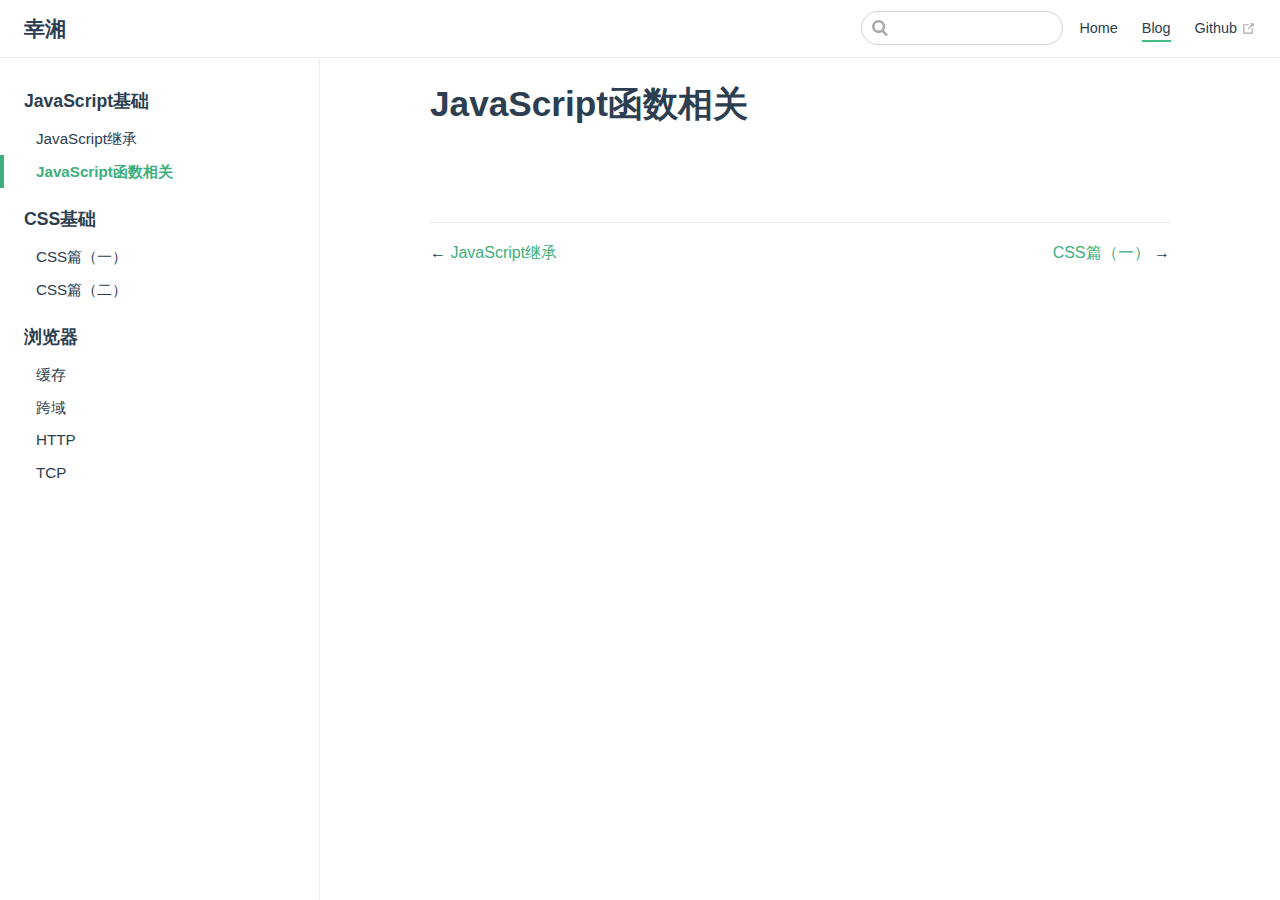
<file: blog/js/JavaScript函数相关.html>
<!DOCTYPE html>
<html lang="en-US">
  <head>
    <meta charset="utf-8">
    <meta name="viewport" content="width=device-width,initial-scale=1">
    <title>JavaScript函数相关 | 幸湘</title>
    <meta name="description" content="幸湘的博客">
    <link rel="icon" href="./public/image/favicon.ico">
    
    <link rel="preload" href="/assets/css/0.styles.5c2ae73b.css" as="style"><link rel="preload" href="/assets/js/app.ab7145cf.js" as="script"><link rel="preload" href="/assets/js/2.85147661.js" as="script"><link rel="preload" href="/assets/js/16.feeba172.js" as="script"><link rel="prefetch" href="/assets/js/10.5890ca08.js"><link rel="prefetch" href="/assets/js/11.3d9cf837.js"><link rel="prefetch" href="/assets/js/12.3df023dd.js"><link rel="prefetch" href="/assets/js/13.550f62fd.js"><link rel="prefetch" href="/assets/js/14.e0728202.js"><link rel="prefetch" href="/assets/js/15.9b749930.js"><link rel="prefetch" href="/assets/js/17.7591929d.js"><link rel="prefetch" href="/assets/js/18.f84af26d.js"><link rel="prefetch" href="/assets/js/19.f77ae857.js"><link rel="prefetch" href="/assets/js/3.04624b6a.js"><link rel="prefetch" href="/assets/js/4.beec2cf0.js"><link rel="prefetch" href="/assets/js/5.d485f776.js"><link rel="prefetch" href="/assets/js/6.725315dd.js"><link rel="prefetch" href="/assets/js/7.1b3180b0.js"><link rel="prefetch" href="/assets/js/8.c168fcd9.js"><link rel="prefetch" href="/assets/js/9.1470d827.js">
    <link rel="stylesheet" href="/assets/css/0.styles.5c2ae73b.css">
  </head>
  <body>
    <div id="app" data-server-rendered="true"><div class="theme-container"><header class="navbar"><div class="sidebar-button"><svg xmlns="http://www.w3.org/2000/svg" aria-hidden="true" role="img" viewBox="0 0 448 512" class="icon"><path fill="currentColor" d="M436 124H12c-6.627 0-12-5.373-12-12V80c0-6.627 5.373-12 12-12h424c6.627 0 12 5.373 12 12v32c0 6.627-5.373 12-12 12zm0 160H12c-6.627 0-12-5.373-12-12v-32c0-6.627 5.373-12 12-12h424c6.627 0 12 5.373 12 12v32c0 6.627-5.373 12-12 12zm0 160H12c-6.627 0-12-5.373-12-12v-32c0-6.627 5.373-12 12-12h424c6.627 0 12 5.373 12 12v32c0 6.627-5.373 12-12 12z"></path></svg></div> <a href="/" class="home-link router-link-active"><!----> <span class="site-name">幸湘</span></a> <div class="links"><div class="search-box"><input aria-label="Search" autocomplete="off" spellcheck="false" value=""> <!----></div> <nav class="nav-links can-hide"><div class="nav-item"><a href="/" class="nav-link">Home</a></div><div class="nav-item"><a href="/blog/" class="nav-link router-link-active">Blog</a></div><div class="nav-item"><a href="https://github.com/JessieHu27" target="_blank" rel="noopener noreferrer" class="nav-link external">
  Github
  <svg xmlns="http://www.w3.org/2000/svg" aria-hidden="true" x="0px" y="0px" viewBox="0 0 100 100" width="15" height="15" class="icon outbound"><path fill="currentColor" d="M18.8,85.1h56l0,0c2.2,0,4-1.8,4-4v-32h-8v28h-48v-48h28v-8h-32l0,0c-2.2,0-4,1.8-4,4v56C14.8,83.3,16.6,85.1,18.8,85.1z"></path> <polygon fill="currentColor" points="45.7,48.7 51.3,54.3 77.2,28.5 77.2,37.2 85.2,37.2 85.2,14.9 62.8,14.9 62.8,22.9 71.5,22.9"></polygon></svg></a></div> <!----></nav></div></header> <div class="sidebar-mask"></div> <aside class="sidebar"><nav class="nav-links"><div class="nav-item"><a href="/" class="nav-link">Home</a></div><div class="nav-item"><a href="/blog/" class="nav-link router-link-active">Blog</a></div><div class="nav-item"><a href="https://github.com/JessieHu27" target="_blank" rel="noopener noreferrer" class="nav-link external">
  Github
  <svg xmlns="http://www.w3.org/2000/svg" aria-hidden="true" x="0px" y="0px" viewBox="0 0 100 100" width="15" height="15" class="icon outbound"><path fill="currentColor" d="M18.8,85.1h56l0,0c2.2,0,4-1.8,4-4v-32h-8v28h-48v-48h28v-8h-32l0,0c-2.2,0-4,1.8-4,4v56C14.8,83.3,16.6,85.1,18.8,85.1z"></path> <polygon fill="currentColor" points="45.7,48.7 51.3,54.3 77.2,28.5 77.2,37.2 85.2,37.2 85.2,14.9 62.8,14.9 62.8,22.9 71.5,22.9"></polygon></svg></a></div> <!----></nav>  <ul class="sidebar-links"><li><section class="sidebar-group depth-0"><p class="sidebar-heading open"><span>JavaScript基础</span> <!----></p> <ul class="sidebar-links sidebar-group-items"><li><a href="/blog/js/JavaScript继承.html" class="sidebar-link">JavaScript继承</a></li><li><a href="/blog/js/JavaScript函数相关.html" class="active sidebar-link">JavaScript函数相关</a></li></ul></section></li><li><section class="sidebar-group depth-0"><p class="sidebar-heading"><span>CSS基础</span> <!----></p> <ul class="sidebar-links sidebar-group-items"><li><a href="/blog/css/CSS篇（一）.html" class="sidebar-link">CSS篇（一）</a></li><li><a href="/blog/css/CSS篇（二）.html" class="sidebar-link">CSS篇（二）</a></li></ul></section></li><li><section class="sidebar-group depth-0"><p class="sidebar-heading"><span>浏览器</span> <!----></p> <ul class="sidebar-links sidebar-group-items"><li><a href="/blog/browser/缓存.html" class="sidebar-link">缓存</a></li><li><a href="/blog/browser/跨域.html" class="sidebar-link">跨域</a></li><li><a href="/blog/browser/HTTP.html" class="sidebar-link">HTTP</a></li><li><a href="/blog/browser/TCP.html" class="sidebar-link">TCP</a></li></ul></section></li></ul> </aside> <main class="page"> <div class="theme-default-content content__default"><h1 id="javascript函数相关"><a href="#javascript函数相关" class="header-anchor">#</a> JavaScript函数相关</h1></div> <footer class="page-edit"><!----> <!----></footer> <div class="page-nav"><p class="inner"><span class="prev">
      ←
      <a href="/blog/js/JavaScript继承.html" class="prev">JavaScript继承</a></span> <span class="next"><a href="/blog/css/CSS篇（一）.html">CSS篇（一）</a>
      →
    </span></p></div> </main></div><div class="global-ui"></div></div>
    <script src="/assets/js/app.ab7145cf.js" defer></script><script src="/assets/js/2.85147661.js" defer></script><script src="/assets/js/16.feeba172.js" defer></script>
  </body>
</html>
</file>
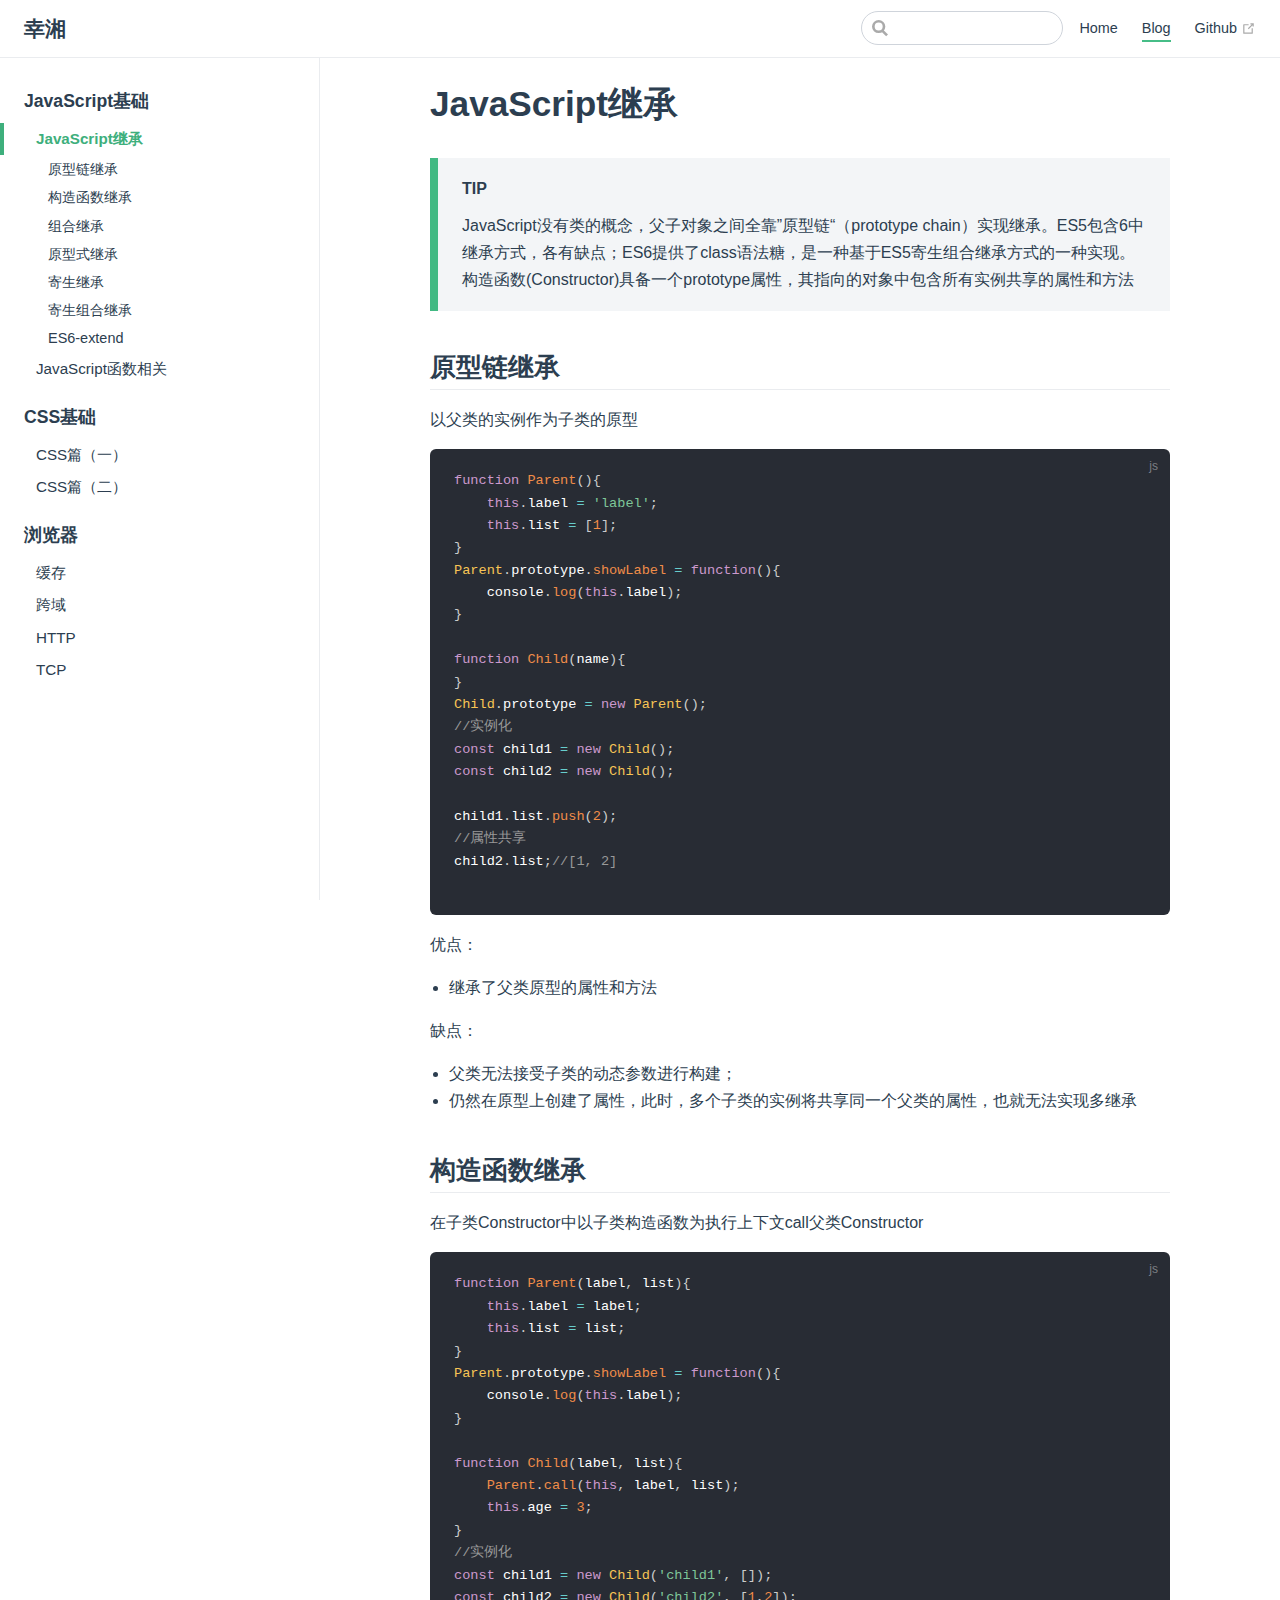
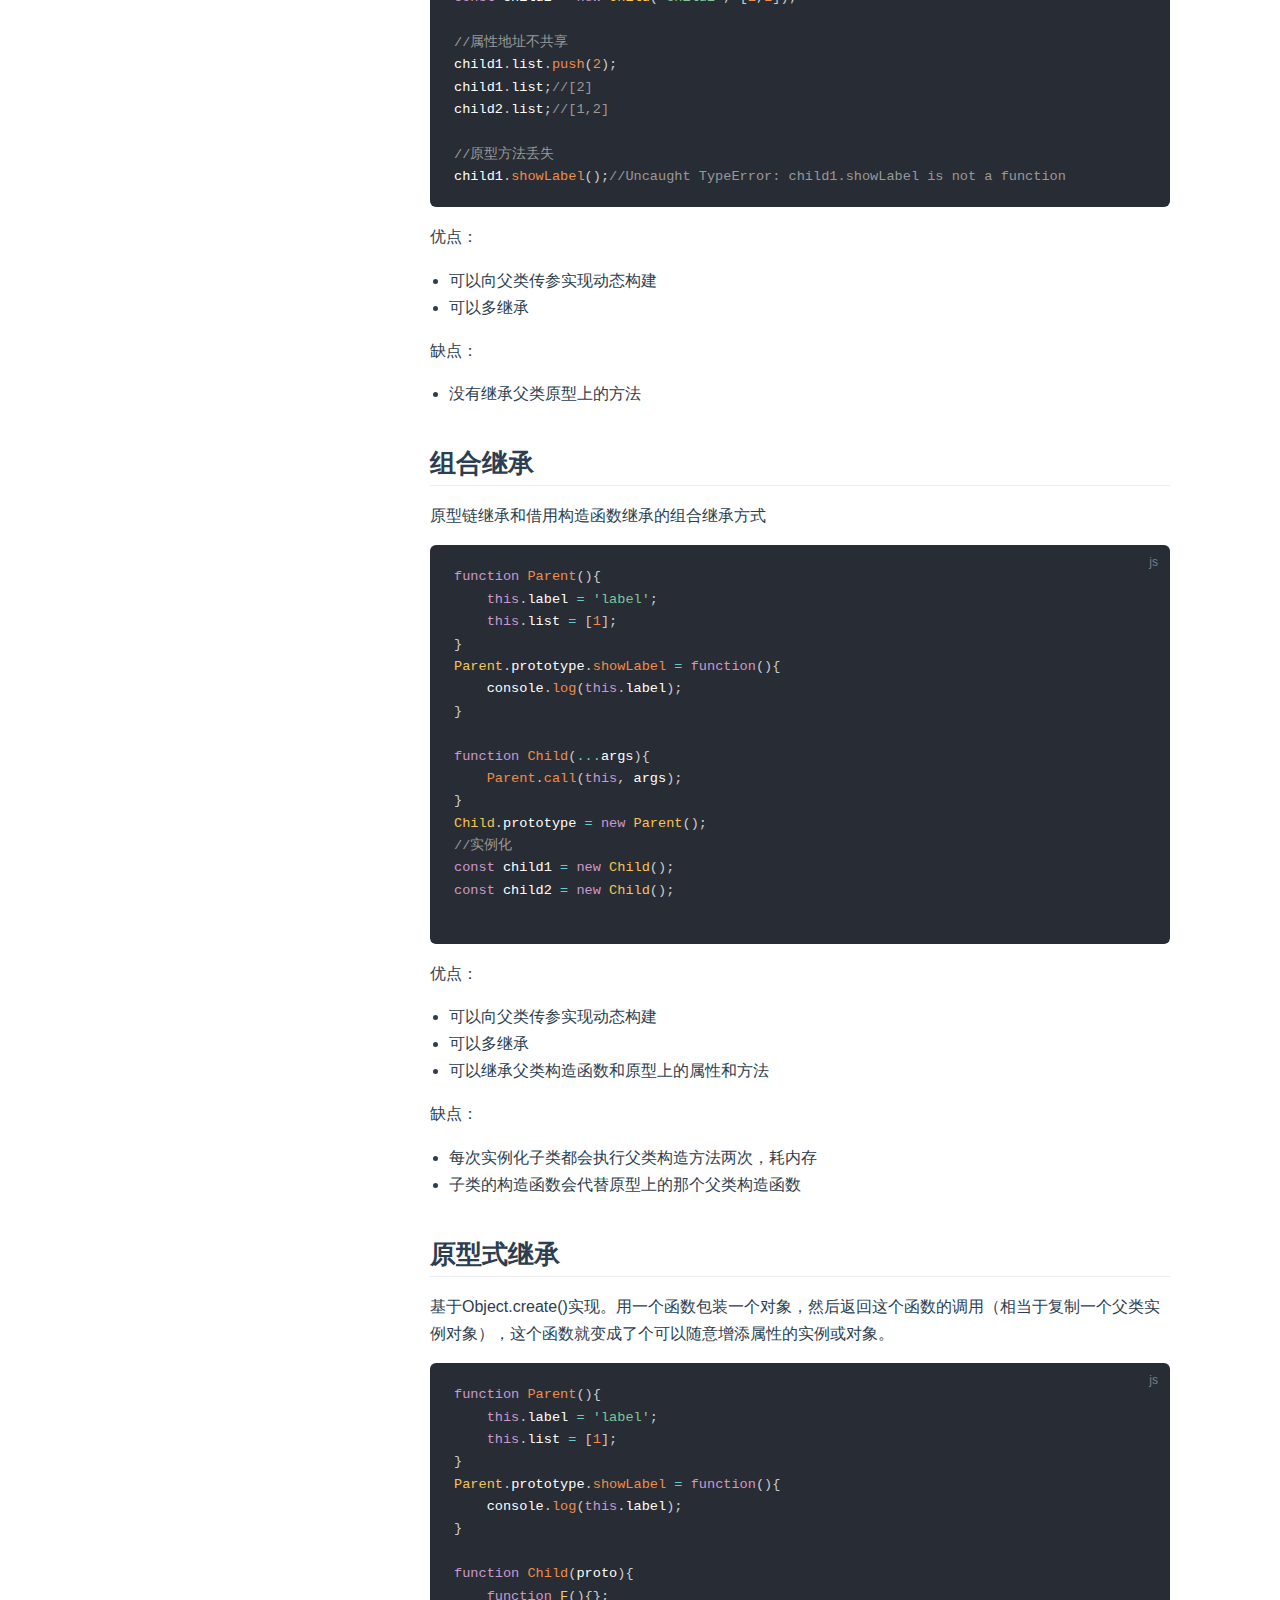
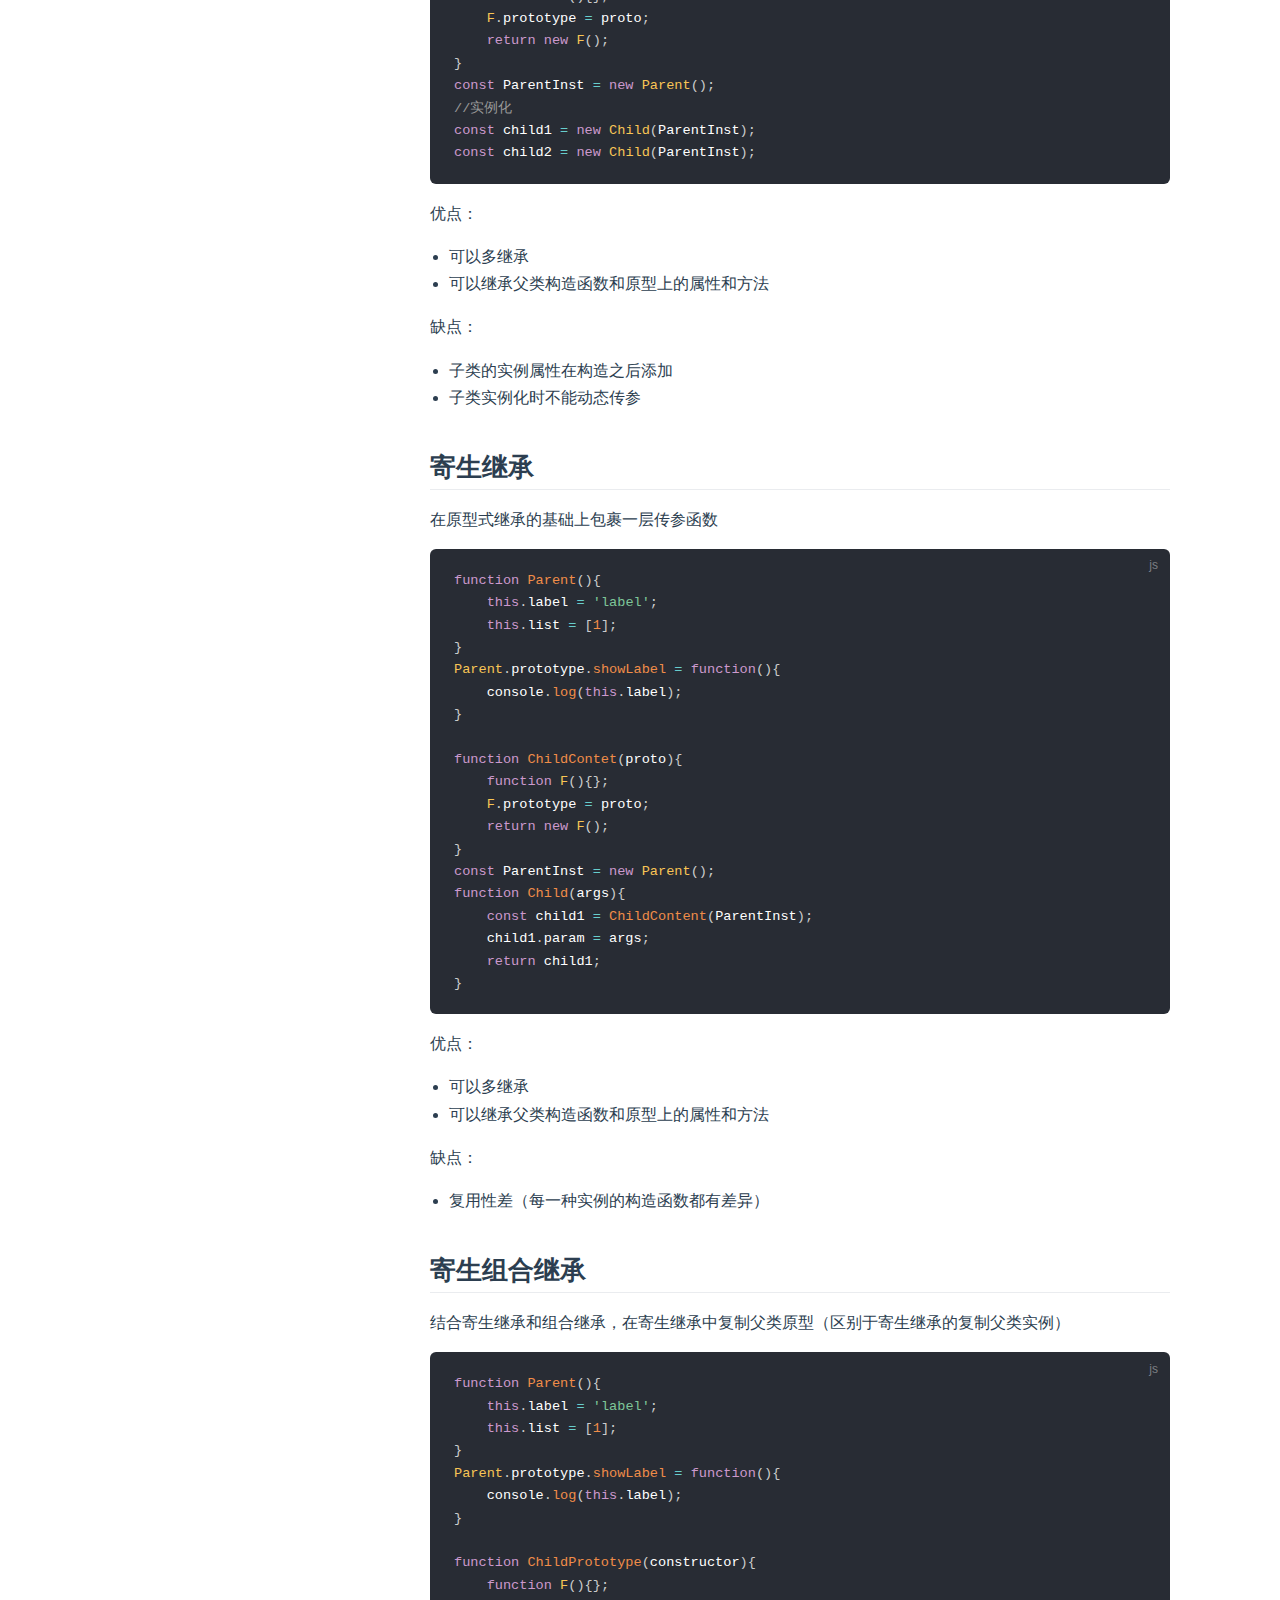
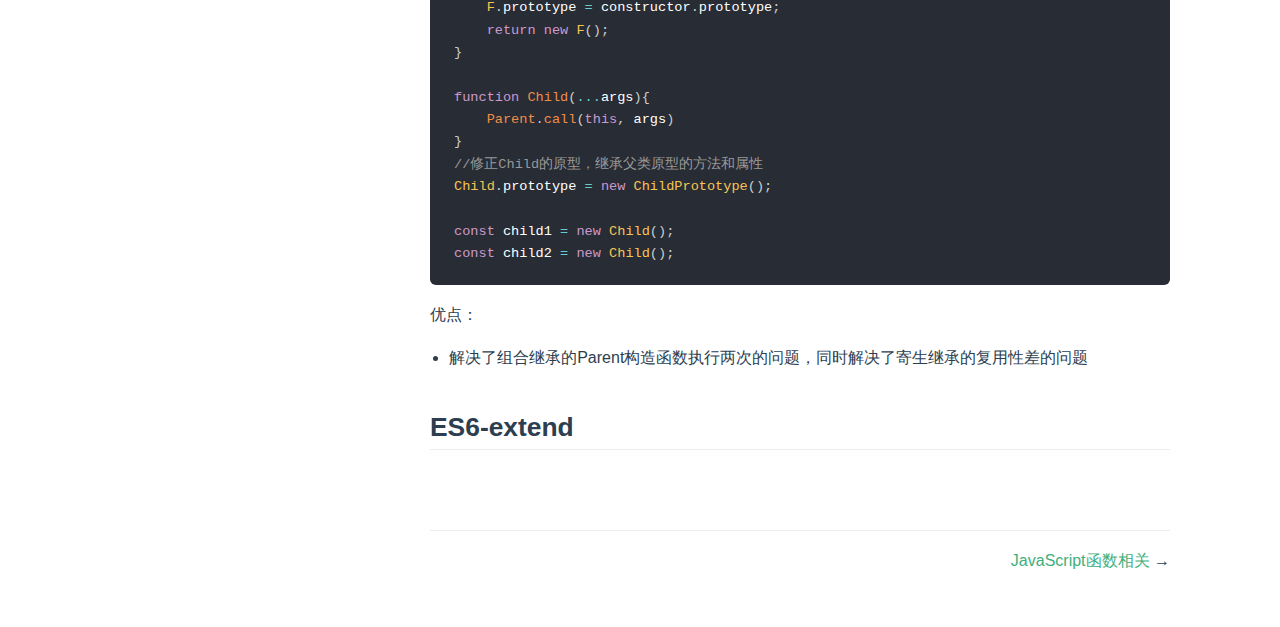
<file: blog/js/JavaScript继承.html>
<!DOCTYPE html>
<html lang="en-US">
  <head>
    <meta charset="utf-8">
    <meta name="viewport" content="width=device-width,initial-scale=1">
    <title>JavaScript继承 | 幸湘</title>
    <meta name="description" content="幸湘的博客">
    <link rel="icon" href="./public/image/favicon.ico">
    
    <link rel="preload" href="/assets/css/0.styles.5c2ae73b.css" as="style"><link rel="preload" href="/assets/js/app.ab7145cf.js" as="script"><link rel="preload" href="/assets/js/2.85147661.js" as="script"><link rel="preload" href="/assets/js/17.7591929d.js" as="script"><link rel="prefetch" href="/assets/js/10.5890ca08.js"><link rel="prefetch" href="/assets/js/11.3d9cf837.js"><link rel="prefetch" href="/assets/js/12.3df023dd.js"><link rel="prefetch" href="/assets/js/13.550f62fd.js"><link rel="prefetch" href="/assets/js/14.e0728202.js"><link rel="prefetch" href="/assets/js/15.9b749930.js"><link rel="prefetch" href="/assets/js/16.feeba172.js"><link rel="prefetch" href="/assets/js/18.f84af26d.js"><link rel="prefetch" href="/assets/js/19.f77ae857.js"><link rel="prefetch" href="/assets/js/3.04624b6a.js"><link rel="prefetch" href="/assets/js/4.beec2cf0.js"><link rel="prefetch" href="/assets/js/5.d485f776.js"><link rel="prefetch" href="/assets/js/6.725315dd.js"><link rel="prefetch" href="/assets/js/7.1b3180b0.js"><link rel="prefetch" href="/assets/js/8.c168fcd9.js"><link rel="prefetch" href="/assets/js/9.1470d827.js">
    <link rel="stylesheet" href="/assets/css/0.styles.5c2ae73b.css">
  </head>
  <body>
    <div id="app" data-server-rendered="true"><div class="theme-container"><header class="navbar"><div class="sidebar-button"><svg xmlns="http://www.w3.org/2000/svg" aria-hidden="true" role="img" viewBox="0 0 448 512" class="icon"><path fill="currentColor" d="M436 124H12c-6.627 0-12-5.373-12-12V80c0-6.627 5.373-12 12-12h424c6.627 0 12 5.373 12 12v32c0 6.627-5.373 12-12 12zm0 160H12c-6.627 0-12-5.373-12-12v-32c0-6.627 5.373-12 12-12h424c6.627 0 12 5.373 12 12v32c0 6.627-5.373 12-12 12zm0 160H12c-6.627 0-12-5.373-12-12v-32c0-6.627 5.373-12 12-12h424c6.627 0 12 5.373 12 12v32c0 6.627-5.373 12-12 12z"></path></svg></div> <a href="/" class="home-link router-link-active"><!----> <span class="site-name">幸湘</span></a> <div class="links"><div class="search-box"><input aria-label="Search" autocomplete="off" spellcheck="false" value=""> <!----></div> <nav class="nav-links can-hide"><div class="nav-item"><a href="/" class="nav-link">Home</a></div><div class="nav-item"><a href="/blog/" class="nav-link router-link-active">Blog</a></div><div class="nav-item"><a href="https://github.com/JessieHu27" target="_blank" rel="noopener noreferrer" class="nav-link external">
  Github
  <svg xmlns="http://www.w3.org/2000/svg" aria-hidden="true" x="0px" y="0px" viewBox="0 0 100 100" width="15" height="15" class="icon outbound"><path fill="currentColor" d="M18.8,85.1h56l0,0c2.2,0,4-1.8,4-4v-32h-8v28h-48v-48h28v-8h-32l0,0c-2.2,0-4,1.8-4,4v56C14.8,83.3,16.6,85.1,18.8,85.1z"></path> <polygon fill="currentColor" points="45.7,48.7 51.3,54.3 77.2,28.5 77.2,37.2 85.2,37.2 85.2,14.9 62.8,14.9 62.8,22.9 71.5,22.9"></polygon></svg></a></div> <!----></nav></div></header> <div class="sidebar-mask"></div> <aside class="sidebar"><nav class="nav-links"><div class="nav-item"><a href="/" class="nav-link">Home</a></div><div class="nav-item"><a href="/blog/" class="nav-link router-link-active">Blog</a></div><div class="nav-item"><a href="https://github.com/JessieHu27" target="_blank" rel="noopener noreferrer" class="nav-link external">
  Github
  <svg xmlns="http://www.w3.org/2000/svg" aria-hidden="true" x="0px" y="0px" viewBox="0 0 100 100" width="15" height="15" class="icon outbound"><path fill="currentColor" d="M18.8,85.1h56l0,0c2.2,0,4-1.8,4-4v-32h-8v28h-48v-48h28v-8h-32l0,0c-2.2,0-4,1.8-4,4v56C14.8,83.3,16.6,85.1,18.8,85.1z"></path> <polygon fill="currentColor" points="45.7,48.7 51.3,54.3 77.2,28.5 77.2,37.2 85.2,37.2 85.2,14.9 62.8,14.9 62.8,22.9 71.5,22.9"></polygon></svg></a></div> <!----></nav>  <ul class="sidebar-links"><li><section class="sidebar-group depth-0"><p class="sidebar-heading open"><span>JavaScript基础</span> <!----></p> <ul class="sidebar-links sidebar-group-items"><li><a href="/blog/js/JavaScript继承.html" class="active sidebar-link">JavaScript继承</a><ul class="sidebar-sub-headers"><li class="sidebar-sub-header"><a href="/blog/js/JavaScript继承.html#原型链继承" class="sidebar-link">原型链继承</a></li><li class="sidebar-sub-header"><a href="/blog/js/JavaScript继承.html#构造函数继承" class="sidebar-link">构造函数继承</a></li><li class="sidebar-sub-header"><a href="/blog/js/JavaScript继承.html#组合继承" class="sidebar-link">组合继承</a></li><li class="sidebar-sub-header"><a href="/blog/js/JavaScript继承.html#原型式继承" class="sidebar-link">原型式继承</a></li><li class="sidebar-sub-header"><a href="/blog/js/JavaScript继承.html#寄生继承" class="sidebar-link">寄生继承</a></li><li class="sidebar-sub-header"><a href="/blog/js/JavaScript继承.html#寄生组合继承" class="sidebar-link">寄生组合继承</a></li><li class="sidebar-sub-header"><a href="/blog/js/JavaScript继承.html#es6-extend" class="sidebar-link">ES6-extend</a></li></ul></li><li><a href="/blog/js/JavaScript函数相关.html" class="sidebar-link">JavaScript函数相关</a></li></ul></section></li><li><section class="sidebar-group depth-0"><p class="sidebar-heading"><span>CSS基础</span> <!----></p> <ul class="sidebar-links sidebar-group-items"><li><a href="/blog/css/CSS篇（一）.html" class="sidebar-link">CSS篇（一）</a></li><li><a href="/blog/css/CSS篇（二）.html" class="sidebar-link">CSS篇（二）</a></li></ul></section></li><li><section class="sidebar-group depth-0"><p class="sidebar-heading"><span>浏览器</span> <!----></p> <ul class="sidebar-links sidebar-group-items"><li><a href="/blog/browser/缓存.html" class="sidebar-link">缓存</a></li><li><a href="/blog/browser/跨域.html" class="sidebar-link">跨域</a></li><li><a href="/blog/browser/HTTP.html" class="sidebar-link">HTTP</a></li><li><a href="/blog/browser/TCP.html" class="sidebar-link">TCP</a></li></ul></section></li></ul> </aside> <main class="page"> <div class="theme-default-content content__default"><h1 id="javascript继承"><a href="#javascript继承" class="header-anchor">#</a> JavaScript继承</h1> <div class="custom-block tip"><p class="custom-block-title">TIP</p> <p>JavaScript没有类的概念，父子对象之间全靠”原型链“（prototype chain）实现继承。ES5包含6中继承方式，各有缺点；ES6提供了class语法糖，是一种基于ES5寄生组合继承方式的一种实现。
构造函数(Constructor)具备一个prototype属性，其指向的对象中包含所有实例共享的属性和方法</p></div> <h2 id="原型链继承"><a href="#原型链继承" class="header-anchor">#</a> 原型链继承</h2> <p>以父类的实例作为子类的原型</p> <div class="language-js extra-class"><pre class="language-js"><code><span class="token keyword">function</span> <span class="token function">Parent</span><span class="token punctuation">(</span><span class="token punctuation">)</span><span class="token punctuation">{</span>
    <span class="token keyword">this</span><span class="token punctuation">.</span>label <span class="token operator">=</span> <span class="token string">'label'</span><span class="token punctuation">;</span>
    <span class="token keyword">this</span><span class="token punctuation">.</span>list <span class="token operator">=</span> <span class="token punctuation">[</span><span class="token number">1</span><span class="token punctuation">]</span><span class="token punctuation">;</span>
<span class="token punctuation">}</span>
<span class="token class-name">Parent</span><span class="token punctuation">.</span>prototype<span class="token punctuation">.</span><span class="token function-variable function">showLabel</span> <span class="token operator">=</span> <span class="token keyword">function</span><span class="token punctuation">(</span><span class="token punctuation">)</span><span class="token punctuation">{</span>
    console<span class="token punctuation">.</span><span class="token function">log</span><span class="token punctuation">(</span><span class="token keyword">this</span><span class="token punctuation">.</span>label<span class="token punctuation">)</span><span class="token punctuation">;</span>
<span class="token punctuation">}</span>

<span class="token keyword">function</span> <span class="token function">Child</span><span class="token punctuation">(</span><span class="token parameter">name</span><span class="token punctuation">)</span><span class="token punctuation">{</span>
<span class="token punctuation">}</span>
<span class="token class-name">Child</span><span class="token punctuation">.</span>prototype <span class="token operator">=</span> <span class="token keyword">new</span> <span class="token class-name">Parent</span><span class="token punctuation">(</span><span class="token punctuation">)</span><span class="token punctuation">;</span>
<span class="token comment">//实例化</span>
<span class="token keyword">const</span> child1 <span class="token operator">=</span> <span class="token keyword">new</span> <span class="token class-name">Child</span><span class="token punctuation">(</span><span class="token punctuation">)</span><span class="token punctuation">;</span>
<span class="token keyword">const</span> child2 <span class="token operator">=</span> <span class="token keyword">new</span> <span class="token class-name">Child</span><span class="token punctuation">(</span><span class="token punctuation">)</span><span class="token punctuation">;</span>

child1<span class="token punctuation">.</span>list<span class="token punctuation">.</span><span class="token function">push</span><span class="token punctuation">(</span><span class="token number">2</span><span class="token punctuation">)</span><span class="token punctuation">;</span>
<span class="token comment">//属性共享</span>
child2<span class="token punctuation">.</span>list<span class="token punctuation">;</span><span class="token comment">//[1, 2]</span>

</code></pre></div><p>优点：</p> <ul><li>继承了父类原型的属性和方法</li></ul> <p>缺点：</p> <ul><li>父类无法接受子类的动态参数进行构建；</li> <li>仍然在原型上创建了属性，此时，多个子类的实例将共享同一个父类的属性，也就无法实现多继承</li></ul> <h2 id="构造函数继承"><a href="#构造函数继承" class="header-anchor">#</a> 构造函数继承</h2> <p>在子类Constructor中以子类构造函数为执行上下文call父类Constructor</p> <div class="language-js extra-class"><pre class="language-js"><code><span class="token keyword">function</span> <span class="token function">Parent</span><span class="token punctuation">(</span><span class="token parameter">label<span class="token punctuation">,</span> list</span><span class="token punctuation">)</span><span class="token punctuation">{</span>
    <span class="token keyword">this</span><span class="token punctuation">.</span>label <span class="token operator">=</span> label<span class="token punctuation">;</span>
    <span class="token keyword">this</span><span class="token punctuation">.</span>list <span class="token operator">=</span> list<span class="token punctuation">;</span>
<span class="token punctuation">}</span>
<span class="token class-name">Parent</span><span class="token punctuation">.</span>prototype<span class="token punctuation">.</span><span class="token function-variable function">showLabel</span> <span class="token operator">=</span> <span class="token keyword">function</span><span class="token punctuation">(</span><span class="token punctuation">)</span><span class="token punctuation">{</span>
    console<span class="token punctuation">.</span><span class="token function">log</span><span class="token punctuation">(</span><span class="token keyword">this</span><span class="token punctuation">.</span>label<span class="token punctuation">)</span><span class="token punctuation">;</span>
<span class="token punctuation">}</span>

<span class="token keyword">function</span> <span class="token function">Child</span><span class="token punctuation">(</span><span class="token parameter">label<span class="token punctuation">,</span> list</span><span class="token punctuation">)</span><span class="token punctuation">{</span>
    <span class="token function">Parent</span><span class="token punctuation">.</span><span class="token function">call</span><span class="token punctuation">(</span><span class="token keyword">this</span><span class="token punctuation">,</span> label<span class="token punctuation">,</span> list<span class="token punctuation">)</span><span class="token punctuation">;</span>
    <span class="token keyword">this</span><span class="token punctuation">.</span>age <span class="token operator">=</span> <span class="token number">3</span><span class="token punctuation">;</span>
<span class="token punctuation">}</span>
<span class="token comment">//实例化</span>
<span class="token keyword">const</span> child1 <span class="token operator">=</span> <span class="token keyword">new</span> <span class="token class-name">Child</span><span class="token punctuation">(</span><span class="token string">'child1'</span><span class="token punctuation">,</span> <span class="token punctuation">[</span><span class="token punctuation">]</span><span class="token punctuation">)</span><span class="token punctuation">;</span>
<span class="token keyword">const</span> child2 <span class="token operator">=</span> <span class="token keyword">new</span> <span class="token class-name">Child</span><span class="token punctuation">(</span><span class="token string">'child2'</span><span class="token punctuation">,</span> <span class="token punctuation">[</span><span class="token number">1</span><span class="token punctuation">,</span><span class="token number">2</span><span class="token punctuation">]</span><span class="token punctuation">)</span><span class="token punctuation">;</span>

<span class="token comment">//属性地址不共享</span>
child1<span class="token punctuation">.</span>list<span class="token punctuation">.</span><span class="token function">push</span><span class="token punctuation">(</span><span class="token number">2</span><span class="token punctuation">)</span><span class="token punctuation">;</span>
child1<span class="token punctuation">.</span>list<span class="token punctuation">;</span><span class="token comment">//[2]</span>
child2<span class="token punctuation">.</span>list<span class="token punctuation">;</span><span class="token comment">//[1,2]</span>

<span class="token comment">//原型方法丢失</span>
child1<span class="token punctuation">.</span><span class="token function">showLabel</span><span class="token punctuation">(</span><span class="token punctuation">)</span><span class="token punctuation">;</span><span class="token comment">//Uncaught TypeError: child1.showLabel is not a function</span>
</code></pre></div><p>优点：</p> <ul><li>可以向父类传参实现动态构建</li> <li>可以多继承</li></ul> <p>缺点：</p> <ul><li>没有继承父类原型上的方法</li></ul> <h2 id="组合继承"><a href="#组合继承" class="header-anchor">#</a> 组合继承</h2> <p>原型链继承和借用构造函数继承的组合继承方式</p> <div class="language-js extra-class"><pre class="language-js"><code><span class="token keyword">function</span> <span class="token function">Parent</span><span class="token punctuation">(</span><span class="token punctuation">)</span><span class="token punctuation">{</span>
    <span class="token keyword">this</span><span class="token punctuation">.</span>label <span class="token operator">=</span> <span class="token string">'label'</span><span class="token punctuation">;</span>
    <span class="token keyword">this</span><span class="token punctuation">.</span>list <span class="token operator">=</span> <span class="token punctuation">[</span><span class="token number">1</span><span class="token punctuation">]</span><span class="token punctuation">;</span>
<span class="token punctuation">}</span>
<span class="token class-name">Parent</span><span class="token punctuation">.</span>prototype<span class="token punctuation">.</span><span class="token function-variable function">showLabel</span> <span class="token operator">=</span> <span class="token keyword">function</span><span class="token punctuation">(</span><span class="token punctuation">)</span><span class="token punctuation">{</span>
    console<span class="token punctuation">.</span><span class="token function">log</span><span class="token punctuation">(</span><span class="token keyword">this</span><span class="token punctuation">.</span>label<span class="token punctuation">)</span><span class="token punctuation">;</span>
<span class="token punctuation">}</span>

<span class="token keyword">function</span> <span class="token function">Child</span><span class="token punctuation">(</span><span class="token parameter"><span class="token operator">...</span>args</span><span class="token punctuation">)</span><span class="token punctuation">{</span>
    <span class="token function">Parent</span><span class="token punctuation">.</span><span class="token function">call</span><span class="token punctuation">(</span><span class="token keyword">this</span><span class="token punctuation">,</span> args<span class="token punctuation">)</span><span class="token punctuation">;</span>
<span class="token punctuation">}</span>
<span class="token class-name">Child</span><span class="token punctuation">.</span>prototype <span class="token operator">=</span> <span class="token keyword">new</span> <span class="token class-name">Parent</span><span class="token punctuation">(</span><span class="token punctuation">)</span><span class="token punctuation">;</span>
<span class="token comment">//实例化</span>
<span class="token keyword">const</span> child1 <span class="token operator">=</span> <span class="token keyword">new</span> <span class="token class-name">Child</span><span class="token punctuation">(</span><span class="token punctuation">)</span><span class="token punctuation">;</span>
<span class="token keyword">const</span> child2 <span class="token operator">=</span> <span class="token keyword">new</span> <span class="token class-name">Child</span><span class="token punctuation">(</span><span class="token punctuation">)</span><span class="token punctuation">;</span>

</code></pre></div><p>优点：</p> <ul><li>可以向父类传参实现动态构建</li> <li>可以多继承</li> <li>可以继承父类构造函数和原型上的属性和方法</li></ul> <p>缺点：</p> <ul><li>每次实例化子类都会执行父类构造方法两次，耗内存</li> <li>子类的构造函数会代替原型上的那个父类构造函数</li></ul> <h2 id="原型式继承"><a href="#原型式继承" class="header-anchor">#</a> 原型式继承</h2> <p>基于Object.create()实现。用一个函数包装一个对象，然后返回这个函数的调用（相当于复制一个父类实例对象），这个函数就变成了个可以随意增添属性的实例或对象。</p> <div class="language-js extra-class"><pre class="language-js"><code><span class="token keyword">function</span> <span class="token function">Parent</span><span class="token punctuation">(</span><span class="token punctuation">)</span><span class="token punctuation">{</span>
    <span class="token keyword">this</span><span class="token punctuation">.</span>label <span class="token operator">=</span> <span class="token string">'label'</span><span class="token punctuation">;</span>
    <span class="token keyword">this</span><span class="token punctuation">.</span>list <span class="token operator">=</span> <span class="token punctuation">[</span><span class="token number">1</span><span class="token punctuation">]</span><span class="token punctuation">;</span>
<span class="token punctuation">}</span>
<span class="token class-name">Parent</span><span class="token punctuation">.</span>prototype<span class="token punctuation">.</span><span class="token function-variable function">showLabel</span> <span class="token operator">=</span> <span class="token keyword">function</span><span class="token punctuation">(</span><span class="token punctuation">)</span><span class="token punctuation">{</span>
    console<span class="token punctuation">.</span><span class="token function">log</span><span class="token punctuation">(</span><span class="token keyword">this</span><span class="token punctuation">.</span>label<span class="token punctuation">)</span><span class="token punctuation">;</span>
<span class="token punctuation">}</span>

<span class="token keyword">function</span> <span class="token function">Child</span><span class="token punctuation">(</span><span class="token parameter">proto</span><span class="token punctuation">)</span><span class="token punctuation">{</span>
    <span class="token keyword">function</span> <span class="token constant">F</span><span class="token punctuation">(</span><span class="token punctuation">)</span><span class="token punctuation">{</span><span class="token punctuation">}</span><span class="token punctuation">;</span>
    <span class="token class-name">F</span><span class="token punctuation">.</span>prototype <span class="token operator">=</span> proto<span class="token punctuation">;</span>
    <span class="token keyword">return</span> <span class="token keyword">new</span> <span class="token class-name">F</span><span class="token punctuation">(</span><span class="token punctuation">)</span><span class="token punctuation">;</span>
<span class="token punctuation">}</span>
<span class="token keyword">const</span> ParentInst <span class="token operator">=</span> <span class="token keyword">new</span> <span class="token class-name">Parent</span><span class="token punctuation">(</span><span class="token punctuation">)</span><span class="token punctuation">;</span>
<span class="token comment">//实例化</span>
<span class="token keyword">const</span> child1 <span class="token operator">=</span> <span class="token keyword">new</span> <span class="token class-name">Child</span><span class="token punctuation">(</span>ParentInst<span class="token punctuation">)</span><span class="token punctuation">;</span>
<span class="token keyword">const</span> child2 <span class="token operator">=</span> <span class="token keyword">new</span> <span class="token class-name">Child</span><span class="token punctuation">(</span>ParentInst<span class="token punctuation">)</span><span class="token punctuation">;</span>
</code></pre></div><p>优点：</p> <ul><li>可以多继承</li> <li>可以继承父类构造函数和原型上的属性和方法</li></ul> <p>缺点：</p> <ul><li>子类的实例属性在构造之后添加</li> <li>子类实例化时不能动态传参</li></ul> <h2 id="寄生继承"><a href="#寄生继承" class="header-anchor">#</a> 寄生继承</h2> <p>在原型式继承的基础上包裹一层传参函数</p> <div class="language-js extra-class"><pre class="language-js"><code><span class="token keyword">function</span> <span class="token function">Parent</span><span class="token punctuation">(</span><span class="token punctuation">)</span><span class="token punctuation">{</span>
    <span class="token keyword">this</span><span class="token punctuation">.</span>label <span class="token operator">=</span> <span class="token string">'label'</span><span class="token punctuation">;</span>
    <span class="token keyword">this</span><span class="token punctuation">.</span>list <span class="token operator">=</span> <span class="token punctuation">[</span><span class="token number">1</span><span class="token punctuation">]</span><span class="token punctuation">;</span>
<span class="token punctuation">}</span>
<span class="token class-name">Parent</span><span class="token punctuation">.</span>prototype<span class="token punctuation">.</span><span class="token function-variable function">showLabel</span> <span class="token operator">=</span> <span class="token keyword">function</span><span class="token punctuation">(</span><span class="token punctuation">)</span><span class="token punctuation">{</span>
    console<span class="token punctuation">.</span><span class="token function">log</span><span class="token punctuation">(</span><span class="token keyword">this</span><span class="token punctuation">.</span>label<span class="token punctuation">)</span><span class="token punctuation">;</span>
<span class="token punctuation">}</span>

<span class="token keyword">function</span> <span class="token function">ChildContet</span><span class="token punctuation">(</span><span class="token parameter">proto</span><span class="token punctuation">)</span><span class="token punctuation">{</span>
    <span class="token keyword">function</span> <span class="token constant">F</span><span class="token punctuation">(</span><span class="token punctuation">)</span><span class="token punctuation">{</span><span class="token punctuation">}</span><span class="token punctuation">;</span>
    <span class="token class-name">F</span><span class="token punctuation">.</span>prototype <span class="token operator">=</span> proto<span class="token punctuation">;</span>
    <span class="token keyword">return</span> <span class="token keyword">new</span> <span class="token class-name">F</span><span class="token punctuation">(</span><span class="token punctuation">)</span><span class="token punctuation">;</span>
<span class="token punctuation">}</span>
<span class="token keyword">const</span> ParentInst <span class="token operator">=</span> <span class="token keyword">new</span> <span class="token class-name">Parent</span><span class="token punctuation">(</span><span class="token punctuation">)</span><span class="token punctuation">;</span>
<span class="token keyword">function</span> <span class="token function">Child</span><span class="token punctuation">(</span><span class="token parameter">args</span><span class="token punctuation">)</span><span class="token punctuation">{</span>
    <span class="token keyword">const</span> child1 <span class="token operator">=</span> <span class="token function">ChildContent</span><span class="token punctuation">(</span>ParentInst<span class="token punctuation">)</span><span class="token punctuation">;</span>
    child1<span class="token punctuation">.</span>param <span class="token operator">=</span> args<span class="token punctuation">;</span>
    <span class="token keyword">return</span> child1<span class="token punctuation">;</span>
<span class="token punctuation">}</span>
</code></pre></div><p>优点：</p> <ul><li>可以多继承</li> <li>可以继承父类构造函数和原型上的属性和方法</li></ul> <p>缺点：</p> <ul><li>复用性差（每一种实例的构造函数都有差异）</li></ul> <h2 id="寄生组合继承"><a href="#寄生组合继承" class="header-anchor">#</a> 寄生组合继承</h2> <p>结合寄生继承和组合继承，在寄生继承中复制父类原型（区别于寄生继承的复制父类实例）</p> <div class="language-js extra-class"><pre class="language-js"><code><span class="token keyword">function</span> <span class="token function">Parent</span><span class="token punctuation">(</span><span class="token punctuation">)</span><span class="token punctuation">{</span>
    <span class="token keyword">this</span><span class="token punctuation">.</span>label <span class="token operator">=</span> <span class="token string">'label'</span><span class="token punctuation">;</span>
    <span class="token keyword">this</span><span class="token punctuation">.</span>list <span class="token operator">=</span> <span class="token punctuation">[</span><span class="token number">1</span><span class="token punctuation">]</span><span class="token punctuation">;</span>
<span class="token punctuation">}</span>
<span class="token class-name">Parent</span><span class="token punctuation">.</span>prototype<span class="token punctuation">.</span><span class="token function-variable function">showLabel</span> <span class="token operator">=</span> <span class="token keyword">function</span><span class="token punctuation">(</span><span class="token punctuation">)</span><span class="token punctuation">{</span>
    console<span class="token punctuation">.</span><span class="token function">log</span><span class="token punctuation">(</span><span class="token keyword">this</span><span class="token punctuation">.</span>label<span class="token punctuation">)</span><span class="token punctuation">;</span>
<span class="token punctuation">}</span>

<span class="token keyword">function</span> <span class="token function">ChildPrototype</span><span class="token punctuation">(</span><span class="token parameter">constructor</span><span class="token punctuation">)</span><span class="token punctuation">{</span>
    <span class="token keyword">function</span> <span class="token constant">F</span><span class="token punctuation">(</span><span class="token punctuation">)</span><span class="token punctuation">{</span><span class="token punctuation">}</span><span class="token punctuation">;</span>
    <span class="token class-name">F</span><span class="token punctuation">.</span>prototype <span class="token operator">=</span> constructor<span class="token punctuation">.</span>prototype<span class="token punctuation">;</span>
    <span class="token keyword">return</span> <span class="token keyword">new</span> <span class="token class-name">F</span><span class="token punctuation">(</span><span class="token punctuation">)</span><span class="token punctuation">;</span>
<span class="token punctuation">}</span>

<span class="token keyword">function</span> <span class="token function">Child</span><span class="token punctuation">(</span><span class="token parameter"><span class="token operator">...</span>args</span><span class="token punctuation">)</span><span class="token punctuation">{</span>
    <span class="token function">Parent</span><span class="token punctuation">.</span><span class="token function">call</span><span class="token punctuation">(</span><span class="token keyword">this</span><span class="token punctuation">,</span> args<span class="token punctuation">)</span>
<span class="token punctuation">}</span>
<span class="token comment">//修正Child的原型，继承父类原型的方法和属性</span>
<span class="token class-name">Child</span><span class="token punctuation">.</span>prototype <span class="token operator">=</span> <span class="token keyword">new</span> <span class="token class-name">ChildPrototype</span><span class="token punctuation">(</span><span class="token punctuation">)</span><span class="token punctuation">;</span>

<span class="token keyword">const</span> child1 <span class="token operator">=</span> <span class="token keyword">new</span> <span class="token class-name">Child</span><span class="token punctuation">(</span><span class="token punctuation">)</span><span class="token punctuation">;</span>
<span class="token keyword">const</span> child2 <span class="token operator">=</span> <span class="token keyword">new</span> <span class="token class-name">Child</span><span class="token punctuation">(</span><span class="token punctuation">)</span><span class="token punctuation">;</span>
</code></pre></div><p>优点：</p> <ul><li>解决了组合继承的Parent构造函数执行两次的问题，同时解决了寄生继承的复用性差的问题</li></ul> <h2 id="es6-extend"><a href="#es6-extend" class="header-anchor">#</a> ES6-extend</h2></div> <footer class="page-edit"><!----> <!----></footer> <div class="page-nav"><p class="inner"><!----> <span class="next"><a href="/blog/js/JavaScript函数相关.html">JavaScript函数相关</a>
      →
    </span></p></div> </main></div><div class="global-ui"></div></div>
    <script src="/assets/js/app.ab7145cf.js" defer></script><script src="/assets/js/2.85147661.js" defer></script><script src="/assets/js/17.7591929d.js" defer></script>
  </body>
</html>
</file>
<file: assets/css/0.styles.5c2ae73b.css>
#nprogress{pointer-events:none}#nprogress .bar{background:#3eaf7c;position:fixed;z-index:1031;top:0;left:0;width:100%;height:2px}#nprogress .peg{display:block;position:absolute;right:0;width:100px;height:100%;box-shadow:0 0 10px #3eaf7c,0 0 5px #3eaf7c;opacity:1;transform:rotate(3deg) translateY(-4px)}#nprogress .spinner{display:block;position:fixed;z-index:1031;top:15px;right:15px}#nprogress .spinner-icon{width:18px;height:18px;box-sizing:border-box;border-color:#3eaf7c transparent transparent #3eaf7c;border-style:solid;border-width:2px;border-radius:50%;animation:nprogress-spinner .4s linear infinite}.nprogress-custom-parent{overflow:hidden;position:relative}.nprogress-custom-parent #nprogress .bar,.nprogress-custom-parent #nprogress .spinner{position:absolute}@keyframes nprogress-spinner{0%{transform:rotate(0deg)}to{transform:rotate(1turn)}}html{scroll-behavior:smooth}.icon.outbound{color:#aaa;display:inline-block;vertical-align:middle;position:relative;top:-1px}.home{padding:3.6rem 2rem 0;max-width:960px;margin:0 auto;display:block}.home .hero{text-align:center}.home .hero img{max-width:100%;max-height:280px;display:block;margin:3rem auto 1.5rem}.home .hero h1{font-size:3rem}.home .hero .action,.home .hero .description,.home .hero h1{margin:1.8rem auto}.home .hero .description{max-width:35rem;font-size:1.6rem;line-height:1.3;color:#6a8bad}.home .hero .action-button{display:inline-block;font-size:1.2rem;color:#fff;background-color:#3eaf7c;padding:.8rem 1.6rem;border-radius:4px;transition:background-color .1s ease;box-sizing:border-box;border-bottom:1px solid #389d70}.home .hero .action-button:hover{background-color:#4abf8a}.home .features{border-top:1px solid #eaecef;padding:1.2rem 0;margin-top:2.5rem;display:flex;flex-wrap:wrap;align-items:flex-start;align-content:stretch;justify-content:space-between}.home .feature{flex-grow:1;flex-basis:30%;max-width:30%}.home .feature h2{font-size:1.4rem;font-weight:500;border-bottom:none;padding-bottom:0;color:#3a5169}.home .feature p{color:#4e6e8e}.home .footer{padding:2.5rem;border-top:1px solid #eaecef;text-align:center;color:#4e6e8e}@media (max-width:719px){.home .features{flex-direction:column}.home .feature{max-width:100%;padding:0 2.5rem}}@media (max-width:419px){.home{padding-left:1.5rem;padding-right:1.5rem}.home .hero img{max-height:210px;margin:2rem auto 1.2rem}.home .hero h1{font-size:2rem}.home .hero .action,.home .hero .description,.home .hero h1{margin:1.2rem auto}.home .hero .description{font-size:1.2rem}.home .hero .action-button{font-size:1rem;padding:.6rem 1.2rem}.home .feature h2{font-size:1.25rem}}.search-box{display:inline-block;position:relative;margin-right:1rem}.search-box input{cursor:text;width:10rem;height:2rem;color:#4e6e8e;display:inline-block;border:1px solid #cfd4db;border-radius:2rem;font-size:.9rem;line-height:2rem;padding:0 .5rem 0 2rem;outline:none;transition:all .2s ease;background:#fff url(/assets/img/search.83621669.svg) .6rem .5rem no-repeat;background-size:1rem}.search-box input:focus{cursor:auto;border-color:#3eaf7c}.search-box .suggestions{background:#fff;width:20rem;position:absolute;top:1.5rem;border:1px solid #cfd4db;border-radius:6px;padding:.4rem;list-style-type:none}.search-box .suggestions.align-right{right:0}.search-box .suggestion{line-height:1.4;padding:.4rem .6rem;border-radius:4px;cursor:pointer}.search-box .suggestion a{white-space:normal;color:#5d82a6}.search-box .suggestion a .page-title{font-weight:600}.search-box .suggestion a .header{font-size:.9em;margin-left:.25em}.search-box .suggestion.focused{background-color:#f3f4f5}.search-box .suggestion.focused a{color:#3eaf7c}@media (max-width:959px){.search-box input{cursor:pointer;width:0;border-color:transparent;position:relative}.search-box input:focus{cursor:text;left:0;width:10rem}}@media (-ms-high-contrast:none){.search-box input{height:2rem}}@media (max-width:959px) and (min-width:719px){.search-box .suggestions{left:0}}@media (max-width:719px){.search-box{margin-right:0}.search-box input{left:1rem}.search-box .suggestions{right:0}}@media (max-width:419px){.search-box .suggestions{width:calc(100vw - 4rem)}.search-box input:focus{width:8rem}}.sidebar-button{cursor:pointer;display:none;width:1.25rem;height:1.25rem;position:absolute;padding:.6rem;top:.6rem;left:1rem}.sidebar-button .icon{display:block;width:1.25rem;height:1.25rem}@media (max-width:719px){.sidebar-button{display:block}}.dropdown-enter,.dropdown-leave-to{height:0!important}.dropdown-wrapper{cursor:pointer}.dropdown-wrapper .dropdown-title{display:block;font-size:.9rem;font-family:inherit;cursor:inherit;padding:inherit;line-height:1.4rem;background:transparent;border:none;font-weight:500;color:#2c3e50}.dropdown-wrapper .dropdown-title:hover{border-color:transparent}.dropdown-wrapper .dropdown-title .arrow{vertical-align:middle;margin-top:-1px;margin-left:.4rem}.dropdown-wrapper .nav-dropdown .dropdown-item{color:inherit;line-height:1.7rem}.dropdown-wrapper .nav-dropdown .dropdown-item h4{margin:.45rem 0 0;border-top:1px solid #eee;padding:.45rem 1.5rem 0 1.25rem}.dropdown-wrapper .nav-dropdown .dropdown-item .dropdown-subitem-wrapper{padding:0;list-style:none}.dropdown-wrapper .nav-dropdown .dropdown-item .dropdown-subitem-wrapper .dropdown-subitem{font-size:.9em}.dropdown-wrapper .nav-dropdown .dropdown-item a{display:block;line-height:1.7rem;position:relative;border-bottom:none;font-weight:400;margin-bottom:0;padding:0 1.5rem 0 1.25rem}.dropdown-wrapper .nav-dropdown .dropdown-item a.router-link-active,.dropdown-wrapper .nav-dropdown .dropdown-item a:hover{color:#3eaf7c}.dropdown-wrapper .nav-dropdown .dropdown-item a.router-link-active:after{content:"";width:0;height:0;border-left:5px solid #3eaf7c;border-top:3px solid transparent;border-bottom:3px solid transparent;position:absolute;top:calc(50% - 2px);left:9px}.dropdown-wrapper .nav-dropdown .dropdown-item:first-child h4{margin-top:0;padding-top:0;border-top:0}@media (max-width:719px){.dropdown-wrapper.open .dropdown-title{margin-bottom:.5rem}.dropdown-wrapper .dropdown-title{font-weight:600;font-size:inherit}.dropdown-wrapper .dropdown-title:hover{color:#3eaf7c}.dropdown-wrapper .nav-dropdown{transition:height .1s ease-out;overflow:hidden}.dropdown-wrapper .nav-dropdown .dropdown-item h4{border-top:0;margin-top:0;padding-top:0}.dropdown-wrapper .nav-dropdown .dropdown-item>a,.dropdown-wrapper .nav-dropdown .dropdown-item h4{font-size:15px;line-height:2rem}.dropdown-wrapper .nav-dropdown .dropdown-item .dropdown-subitem{font-size:14px;padding-left:1rem}}@media (min-width:719px){.dropdown-wrapper{height:1.8rem}.dropdown-wrapper.open .nav-dropdown,.dropdown-wrapper:hover .nav-dropdown{display:block!important}.dropdown-wrapper.open:blur{display:none}.dropdown-wrapper .dropdown-title .arrow{border-left:4px solid transparent;border-right:4px solid transparent;border-top:6px solid #ccc;border-bottom:0}.dropdown-wrapper .nav-dropdown{display:none;height:auto!important;box-sizing:border-box;max-height:calc(100vh - 2.7rem);overflow-y:auto;position:absolute;top:100%;right:0;background-color:#fff;padding:.6rem 0;border:1px solid;border-color:#ddd #ddd #ccc;text-align:left;border-radius:.25rem;white-space:nowrap;margin:0}}.nav-links{display:inline-block}.nav-links a{line-height:1.4rem;color:inherit}.nav-links a.router-link-active,.nav-links a:hover{color:#3eaf7c}.nav-links .nav-item{position:relative;display:inline-block;margin-left:1.5rem;line-height:2rem}.nav-links .nav-item:first-child{margin-left:0}.nav-links .repo-link{margin-left:1.5rem}@media (max-width:719px){.nav-links .nav-item,.nav-links .repo-link{margin-left:0}}@media (min-width:719px){.nav-links a.router-link-active,.nav-links a:hover{color:#2c3e50}.nav-item>a:not(.external).router-link-active,.nav-item>a:not(.external):hover{margin-bottom:-2px;border-bottom:2px solid #46bd87}}.navbar{padding:.7rem 1.5rem;line-height:2.2rem}.navbar a,.navbar img,.navbar span{display:inline-block}.navbar .logo{height:2.2rem;min-width:2.2rem;margin-right:.8rem;vertical-align:top}.navbar .site-name{font-size:1.3rem;font-weight:600;color:#2c3e50;position:relative}.navbar .links{padding-left:1.5rem;box-sizing:border-box;background-color:#fff;white-space:nowrap;font-size:.9rem;position:absolute;right:1.5rem;top:.7rem;display:flex}.navbar .links .search-box{flex:0 0 auto;vertical-align:top}@media (max-width:719px){.navbar{padding-left:4rem}.navbar .can-hide{display:none}.navbar .links{padding-left:1.5rem}.navbar .site-name{width:calc(100vw - 9.4rem);overflow:hidden;white-space:nowrap;text-overflow:ellipsis}}.page-edit{max-width:740px;margin:0 auto;padding:2rem 2.5rem}@media (max-width:959px){.page-edit{padding:2rem}}@media (max-width:419px){.page-edit{padding:1.5rem}}.page-edit{padding-top:1rem;padding-bottom:1rem;overflow:auto}.page-edit .edit-link{display:inline-block}.page-edit .edit-link a{color:#4e6e8e;margin-right:.25rem}.page-edit .last-updated{float:right;font-size:.9em}.page-edit .last-updated .prefix{font-weight:500;color:#4e6e8e}.page-edit .last-updated .time{font-weight:400;color:#aaa}@media (max-width:719px){.page-edit .edit-link{margin-bottom:.5rem}.page-edit .last-updated{font-size:.8em;float:none;text-align:left}}.page-nav{max-width:740px;margin:0 auto;padding:2rem 2.5rem}@media (max-width:959px){.page-nav{padding:2rem}}@media (max-width:419px){.page-nav{padding:1.5rem}}.page-nav{padding-top:1rem;padding-bottom:0}.page-nav .inner{min-height:2rem;margin-top:0;border-top:1px solid #eaecef;padding-top:1rem;overflow:auto}.page-nav .next{float:right}.page{padding-bottom:2rem;display:block}.sidebar-group .sidebar-group{padding-left:.5em}.sidebar-group:not(.collapsable) .sidebar-heading:not(.clickable){cursor:auto;color:inherit}.sidebar-group.is-sub-group{padding-left:0}.sidebar-group.is-sub-group>.sidebar-heading{font-size:.95em;line-height:1.4;font-weight:400;padding-left:2rem}.sidebar-group.is-sub-group>.sidebar-heading:not(.clickable){opacity:.5}.sidebar-group.is-sub-group>.sidebar-group-items{padding-left:1rem}.sidebar-group.is-sub-group>.sidebar-group-items>li>.sidebar-link{font-size:.95em;border-left:none}.sidebar-group.depth-2>.sidebar-heading{border-left:none}.sidebar-heading{color:#2c3e50;transition:color .15s ease;cursor:pointer;font-size:1.1em;font-weight:700;padding:.35rem 1.5rem .35rem 1.25rem;width:100%;box-sizing:border-box;margin:0;border-left:.25rem solid transparent}.sidebar-heading.open,.sidebar-heading:hover{color:inherit}.sidebar-heading .arrow{position:relative;top:-.12em;left:.5em}.sidebar-heading.clickable.active{font-weight:600;color:#3eaf7c;border-left-color:#3eaf7c}.sidebar-heading.clickable:hover{color:#3eaf7c}.sidebar-group-items{transition:height .1s ease-out;font-size:.95em;overflow:hidden}.sidebar .sidebar-sub-headers{padding-left:1rem;font-size:.95em}a.sidebar-link{font-size:1em;font-weight:400;display:inline-block;color:#2c3e50;border-left:.25rem solid transparent;padding:.35rem 1rem .35rem 1.25rem;line-height:1.4;width:100%;box-sizing:border-box}a.sidebar-link:hover{color:#3eaf7c}a.sidebar-link.active{font-weight:600;color:#3eaf7c;border-left-color:#3eaf7c}.sidebar-group a.sidebar-link{padding-left:2rem}.sidebar-sub-headers a.sidebar-link{padding-top:.25rem;padding-bottom:.25rem;border-left:none}.sidebar-sub-headers a.sidebar-link.active{font-weight:500}.sidebar ul{padding:0;margin:0;list-style-type:none}.sidebar a{display:inline-block}.sidebar .nav-links{display:none;border-bottom:1px solid #eaecef;padding:.5rem 0 .75rem}.sidebar .nav-links a{font-weight:600}.sidebar .nav-links .nav-item,.sidebar .nav-links .repo-link{display:block;line-height:1.25rem;font-size:1.1em;padding:.5rem 0 .5rem 1.5rem}.sidebar>.sidebar-links{padding:1.5rem 0}.sidebar>.sidebar-links>li>a.sidebar-link{font-size:1.1em;line-height:1.7;font-weight:700}.sidebar>.sidebar-links>li:not(:first-child){margin-top:.75rem}@media (max-width:719px){.sidebar .nav-links{display:block}.sidebar .nav-links .dropdown-wrapper .nav-dropdown .dropdown-item a.router-link-active:after{top:calc(1rem - 2px)}.sidebar>.sidebar-links{padding:1rem 0}}code[class*=language-],pre[class*=language-]{color:#ccc;background:none;font-family:Consolas,Monaco,Andale Mono,Ubuntu Mono,monospace;font-size:1em;text-align:left;white-space:pre;word-spacing:normal;word-break:normal;word-wrap:normal;line-height:1.5;-moz-tab-size:4;-o-tab-size:4;tab-size:4;-webkit-hyphens:none;-ms-hyphens:none;hyphens:none}pre[class*=language-]{padding:1em;margin:.5em 0;overflow:auto}:not(pre)>code[class*=language-],pre[class*=language-]{background:#2d2d2d}:not(pre)>code[class*=language-]{padding:.1em;border-radius:.3em;white-space:normal}.token.block-comment,.token.cdata,.token.comment,.token.doctype,.token.prolog{color:#999}.token.punctuation{color:#ccc}.token.attr-name,.token.deleted,.token.namespace,.token.tag{color:#e2777a}.token.function-name{color:#6196cc}.token.boolean,.token.function,.token.number{color:#f08d49}.token.class-name,.token.constant,.token.property,.token.symbol{color:#f8c555}.token.atrule,.token.builtin,.token.important,.token.keyword,.token.selector{color:#cc99cd}.token.attr-value,.token.char,.token.regex,.token.string,.token.variable{color:#7ec699}.token.entity,.token.operator,.token.url{color:#67cdcc}.token.bold,.token.important{font-weight:700}.token.italic{font-style:italic}.token.entity{cursor:help}.token.inserted{color:green}.theme-default-content code{color:#476582;padding:.25rem .5rem;margin:0;font-size:.85em;background-color:rgba(27,31,35,.05);border-radius:3px}.theme-default-content code .token.deleted{color:#ec5975}.theme-default-content code .token.inserted{color:#3eaf7c}.theme-default-content pre,.theme-default-content pre[class*=language-]{line-height:1.4;padding:1.25rem 1.5rem;margin:.85rem 0;background-color:#282c34;border-radius:6px;overflow:auto}.theme-default-content pre[class*=language-] code,.theme-default-content pre code{color:#fff;padding:0;background-color:transparent;border-radius:0}div[class*=language-]{position:relative;background-color:#282c34;border-radius:6px}div[class*=language-] .highlight-lines{-webkit-user-select:none;-ms-user-select:none;user-select:none;padding-top:1.3rem;position:absolute;top:0;left:0;width:100%;line-height:1.4}div[class*=language-] .highlight-lines .highlighted{background-color:rgba(0,0,0,.66)}div[class*=language-] pre,div[class*=language-] pre[class*=language-]{background:transparent;position:relative;z-index:1}div[class*=language-]:before{position:absolute;z-index:3;top:.8em;right:1em;font-size:.75rem;color:hsla(0,0%,100%,.4)}div[class*=language-]:not(.line-numbers-mode) .line-numbers-wrapper{display:none}div[class*=language-].line-numbers-mode .highlight-lines .highlighted{position:relative}div[class*=language-].line-numbers-mode .highlight-lines .highlighted:before{content:" ";position:absolute;z-index:3;left:0;top:0;display:block;width:3.5rem;height:100%;background-color:rgba(0,0,0,.66)}div[class*=language-].line-numbers-mode pre{padding-left:4.5rem;vertical-align:middle}div[class*=language-].line-numbers-mode .line-numbers-wrapper{position:absolute;top:0;width:3.5rem;text-align:center;color:hsla(0,0%,100%,.3);padding:1.25rem 0;line-height:1.4}div[class*=language-].line-numbers-mode .line-numbers-wrapper br{-webkit-user-select:none;-ms-user-select:none;user-select:none}div[class*=language-].line-numbers-mode .line-numbers-wrapper .line-number{position:relative;z-index:4;-webkit-user-select:none;-ms-user-select:none;user-select:none;font-size:.85em}div[class*=language-].line-numbers-mode:after{content:"";position:absolute;z-index:2;top:0;left:0;width:3.5rem;height:100%;border-radius:6px 0 0 6px;border-right:1px solid rgba(0,0,0,.66);background-color:#282c34}div[class~=language-js]:before{content:"js"}div[class~=language-ts]:before{content:"ts"}div[class~=language-html]:before{content:"html"}div[class~=language-md]:before{content:"md"}div[class~=language-vue]:before{content:"vue"}div[class~=language-css]:before{content:"css"}div[class~=language-sass]:before{content:"sass"}div[class~=language-scss]:before{content:"scss"}div[class~=language-less]:before{content:"less"}div[class~=language-stylus]:before{content:"stylus"}div[class~=language-go]:before{content:"go"}div[class~=language-java]:before{content:"java"}div[class~=language-c]:before{content:"c"}div[class~=language-sh]:before{content:"sh"}div[class~=language-yaml]:before{content:"yaml"}div[class~=language-py]:before{content:"py"}div[class~=language-docker]:before{content:"docker"}div[class~=language-dockerfile]:before{content:"dockerfile"}div[class~=language-makefile]:before{content:"makefile"}div[class~=language-javascript]:before{content:"js"}div[class~=language-typescript]:before{content:"ts"}div[class~=language-markup]:before{content:"html"}div[class~=language-markdown]:before{content:"md"}div[class~=language-json]:before{content:"json"}div[class~=language-ruby]:before{content:"rb"}div[class~=language-python]:before{content:"py"}div[class~=language-bash]:before{content:"sh"}div[class~=language-php]:before{content:"php"}.custom-block .custom-block-title{font-weight:600;margin-bottom:-.4rem}.custom-block.danger,.custom-block.tip,.custom-block.warning{padding:.1rem 1.5rem;border-left-width:.5rem;border-left-style:solid;margin:1rem 0}.custom-block.tip{background-color:#f3f5f7;border-color:#42b983}.custom-block.warning{background-color:rgba(255,229,100,.3);border-color:#e7c000;color:#6b5900}.custom-block.warning .custom-block-title{color:#b29400}.custom-block.warning a{color:#2c3e50}.custom-block.danger{background-color:#ffe6e6;border-color:#c00;color:#4d0000}.custom-block.danger .custom-block-title{color:#900}.custom-block.danger a{color:#2c3e50}.arrow{display:inline-block;width:0;height:0}.arrow.up{border-bottom:6px solid #ccc}.arrow.down,.arrow.up{border-left:4px solid transparent;border-right:4px solid transparent}.arrow.down{border-top:6px solid #ccc}.arrow.right{border-left:6px solid #ccc}.arrow.left,.arrow.right{border-top:4px solid transparent;border-bottom:4px solid transparent}.arrow.left{border-right:6px solid #ccc}.theme-default-content:not(.custom){max-width:740px;margin:0 auto;padding:2rem 2.5rem}@media (max-width:959px){.theme-default-content:not(.custom){padding:2rem}}@media (max-width:419px){.theme-default-content:not(.custom){padding:1.5rem}}.table-of-contents .badge{vertical-align:middle}body,html{padding:0;margin:0;background-color:#fff}body{font-family:-apple-system,BlinkMacSystemFont,Segoe UI,Roboto,Oxygen,Ubuntu,Cantarell,Fira Sans,Droid Sans,Helvetica Neue,sans-serif;-webkit-font-smoothing:antialiased;-moz-osx-font-smoothing:grayscale;font-size:16px;color:#2c3e50}.page{padding-left:20rem}.navbar{z-index:20;right:0;height:3.6rem;background-color:#fff;box-sizing:border-box;border-bottom:1px solid #eaecef}.navbar,.sidebar-mask{position:fixed;top:0;left:0}.sidebar-mask{z-index:9;width:100vw;height:100vh;display:none}.sidebar{font-size:16px;background-color:#fff;width:20rem;position:fixed;z-index:10;margin:0;top:3.6rem;left:0;bottom:0;box-sizing:border-box;border-right:1px solid #eaecef;overflow-y:auto}.theme-default-content:not(.custom)>:first-child{margin-top:3.6rem}.theme-default-content:not(.custom) a:hover{text-decoration:underline}.theme-default-content:not(.custom) p.demo{padding:1rem 1.5rem;border:1px solid #ddd;border-radius:4px}.theme-default-content:not(.custom) img{max-width:100%}.theme-default-content.custom{padding:0;margin:0}.theme-default-content.custom img{max-width:100%}a{font-weight:500;text-decoration:none}a,p a code{color:#3eaf7c}p a code{font-weight:400}kbd{background:#eee;border:.15rem solid #ddd;border-bottom:.25rem solid #ddd;border-radius:.15rem;padding:0 .15em}blockquote{font-size:1rem;color:#999;border-left:.2rem solid #dfe2e5;margin:1rem 0;padding:.25rem 0 .25rem 1rem}blockquote>p{margin:0}ol,ul{padding-left:1.2em}strong{font-weight:600}h1,h2,h3,h4,h5,h6{font-weight:600;line-height:1.25}.theme-default-content:not(.custom)>h1,.theme-default-content:not(.custom)>h2,.theme-default-content:not(.custom)>h3,.theme-default-content:not(.custom)>h4,.theme-default-content:not(.custom)>h5,.theme-default-content:not(.custom)>h6{margin-top:-3.1rem;padding-top:4.6rem;margin-bottom:0}.theme-default-content:not(.custom)>h1:first-child,.theme-default-content:not(.custom)>h2:first-child,.theme-default-content:not(.custom)>h3:first-child,.theme-default-content:not(.custom)>h4:first-child,.theme-default-content:not(.custom)>h5:first-child,.theme-default-content:not(.custom)>h6:first-child{margin-top:-1.5rem;margin-bottom:1rem}.theme-default-content:not(.custom)>h1:first-child+.custom-block,.theme-default-content:not(.custom)>h1:first-child+p,.theme-default-content:not(.custom)>h1:first-child+pre,.theme-default-content:not(.custom)>h2:first-child+.custom-block,.theme-default-content:not(.custom)>h2:first-child+p,.theme-default-content:not(.custom)>h2:first-child+pre,.theme-default-content:not(.custom)>h3:first-child+.custom-block,.theme-default-content:not(.custom)>h3:first-child+p,.theme-default-content:not(.custom)>h3:first-child+pre,.theme-default-content:not(.custom)>h4:first-child+.custom-block,.theme-default-content:not(.custom)>h4:first-child+p,.theme-default-content:not(.custom)>h4:first-child+pre,.theme-default-content:not(.custom)>h5:first-child+.custom-block,.theme-default-content:not(.custom)>h5:first-child+p,.theme-default-content:not(.custom)>h5:first-child+pre,.theme-default-content:not(.custom)>h6:first-child+.custom-block,.theme-default-content:not(.custom)>h6:first-child+p,.theme-default-content:not(.custom)>h6:first-child+pre{margin-top:2rem}h1:hover .header-anchor,h2:hover .header-anchor,h3:hover .header-anchor,h4:hover .header-anchor,h5:hover .header-anchor,h6:hover .header-anchor{opacity:1}h1{font-size:2.2rem}h2{font-size:1.65rem;padding-bottom:.3rem;border-bottom:1px solid #eaecef}h3{font-size:1.35rem}a.header-anchor{font-size:.85em;float:left;margin-left:-.87em;padding-right:.23em;margin-top:.125em;opacity:0}a.header-anchor:hover{text-decoration:none}.line-number,code,kbd{font-family:source-code-pro,Menlo,Monaco,Consolas,Courier New,monospace}ol,p,ul{line-height:1.7}hr{border:0;border-top:1px solid #eaecef}table{border-collapse:collapse;margin:1rem 0;display:block;overflow-x:auto}tr{border-top:1px solid #dfe2e5}tr:nth-child(2n){background-color:#f6f8fa}td,th{border:1px solid #dfe2e5;padding:.6em 1em}.theme-container.sidebar-open .sidebar-mask{display:block}.theme-container.no-navbar .theme-default-content:not(.custom)>h1,.theme-container.no-navbar h2,.theme-container.no-navbar h3,.theme-container.no-navbar h4,.theme-container.no-navbar h5,.theme-container.no-navbar h6{margin-top:1.5rem;padding-top:0}.theme-container.no-navbar .sidebar{top:0}@media (min-width:720px){.theme-container.no-sidebar .sidebar{display:none}.theme-container.no-sidebar .page{padding-left:0}}@media (max-width:959px){.sidebar{font-size:15px;width:16.4rem}.page{padding-left:16.4rem}}@media (max-width:719px){.sidebar{top:0;padding-top:3.6rem;transform:translateX(-100%);transition:transform .2s ease}.page{padding-left:0}.theme-container.sidebar-open .sidebar{transform:translateX(0)}.theme-container.no-navbar .sidebar{padding-top:0}}@media (max-width:419px){h1{font-size:1.9rem}.theme-default-content div[class*=language-]{margin:.85rem -1.5rem;border-radius:0}}.badge[data-v-25ddb4b8]{display:inline-block;font-size:14px;height:18px;line-height:18px;border-radius:3px;padding:0 6px;color:#fff}.badge.green[data-v-25ddb4b8],.badge.tip[data-v-25ddb4b8],.badge[data-v-25ddb4b8]{background-color:#42b983}.badge.error[data-v-25ddb4b8]{background-color:#da5961}.badge.warn[data-v-25ddb4b8],.badge.warning[data-v-25ddb4b8],.badge.yellow[data-v-25ddb4b8]{background-color:#e7c000}.badge+.badge[data-v-25ddb4b8]{margin-left:5px}
</file>
